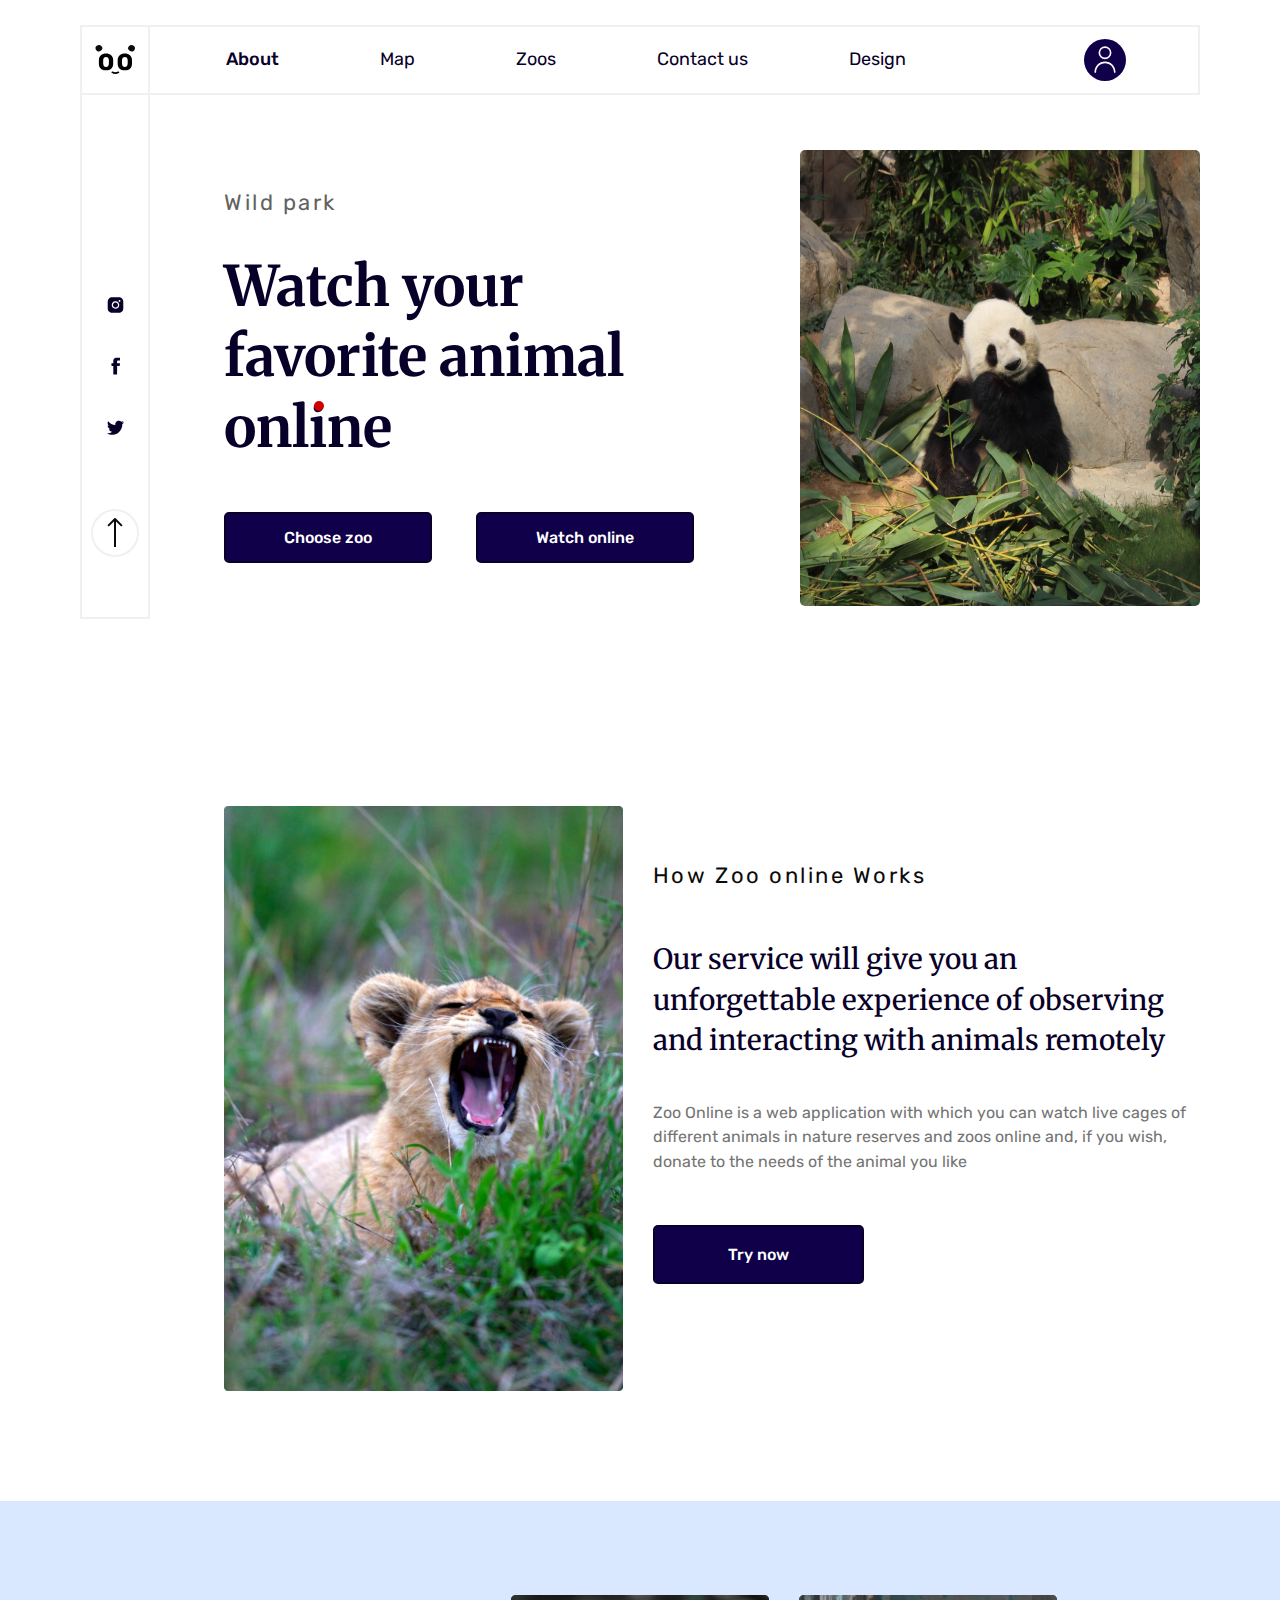
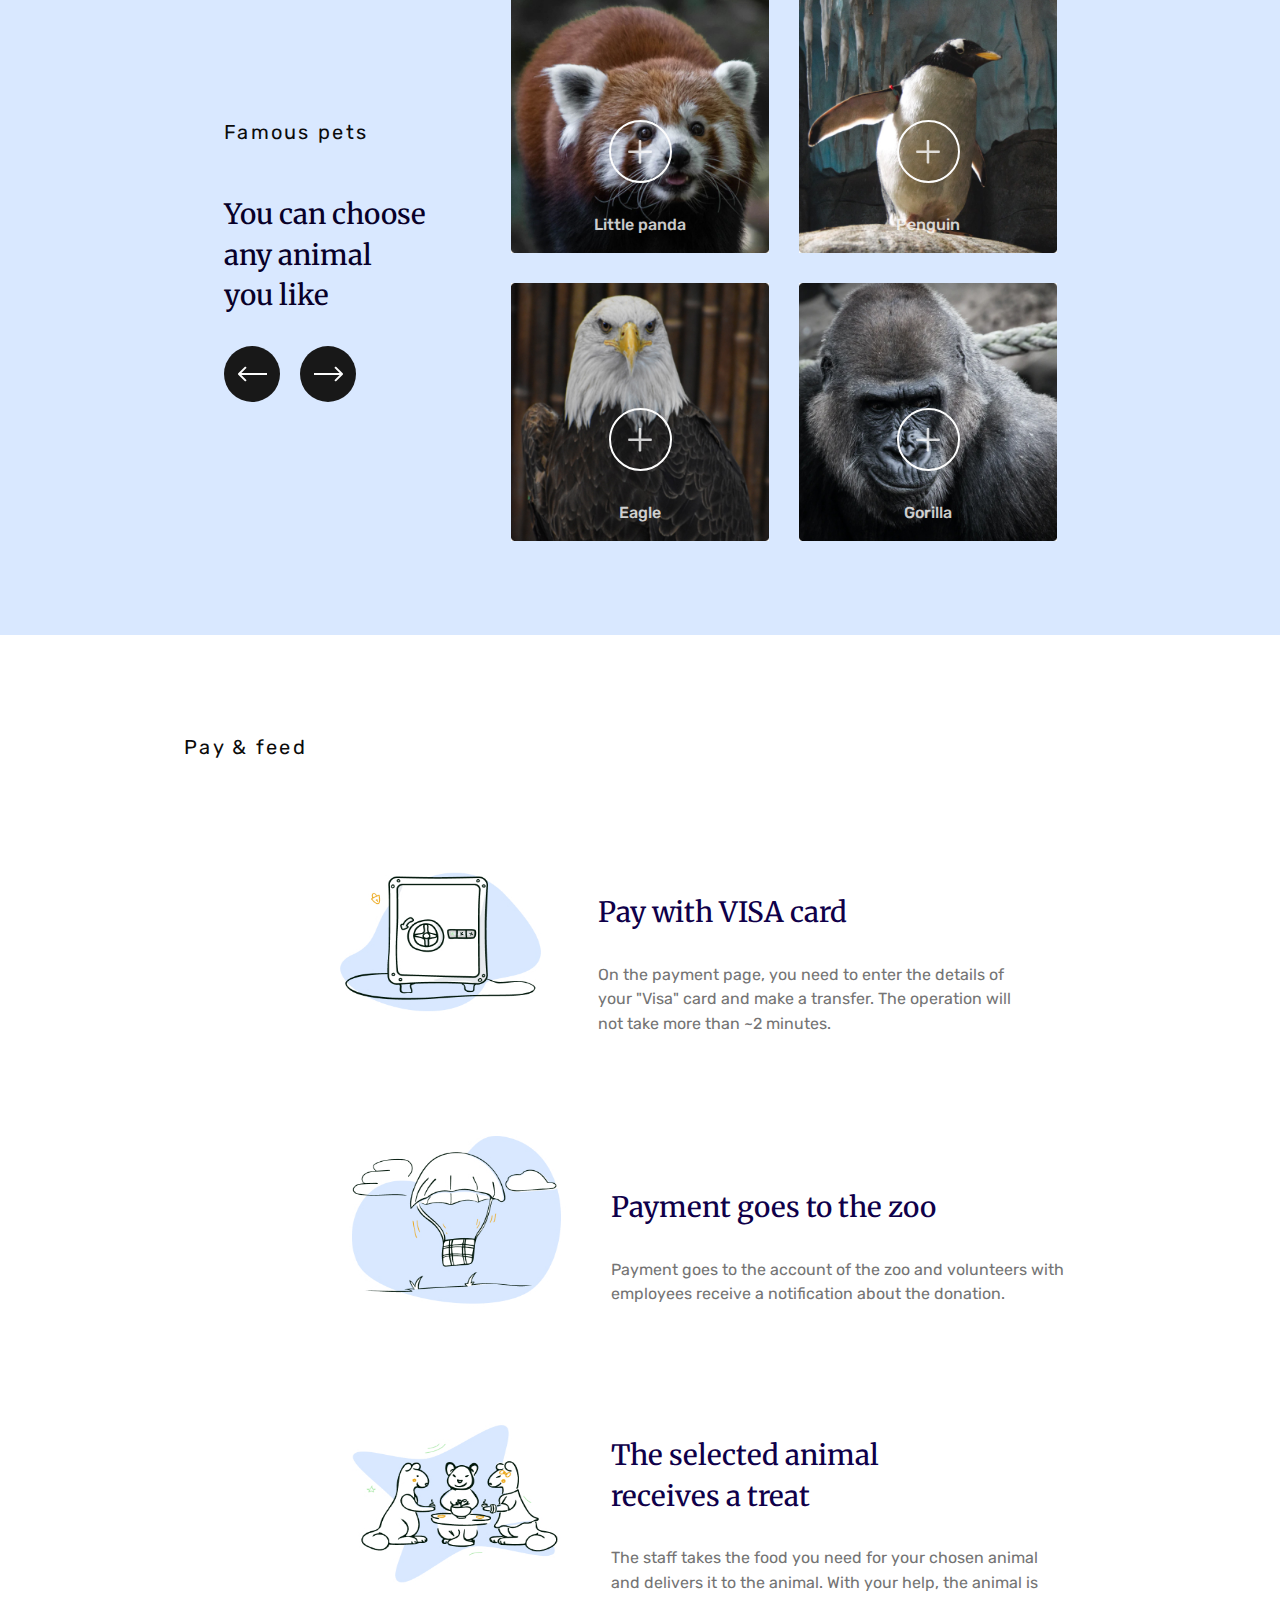
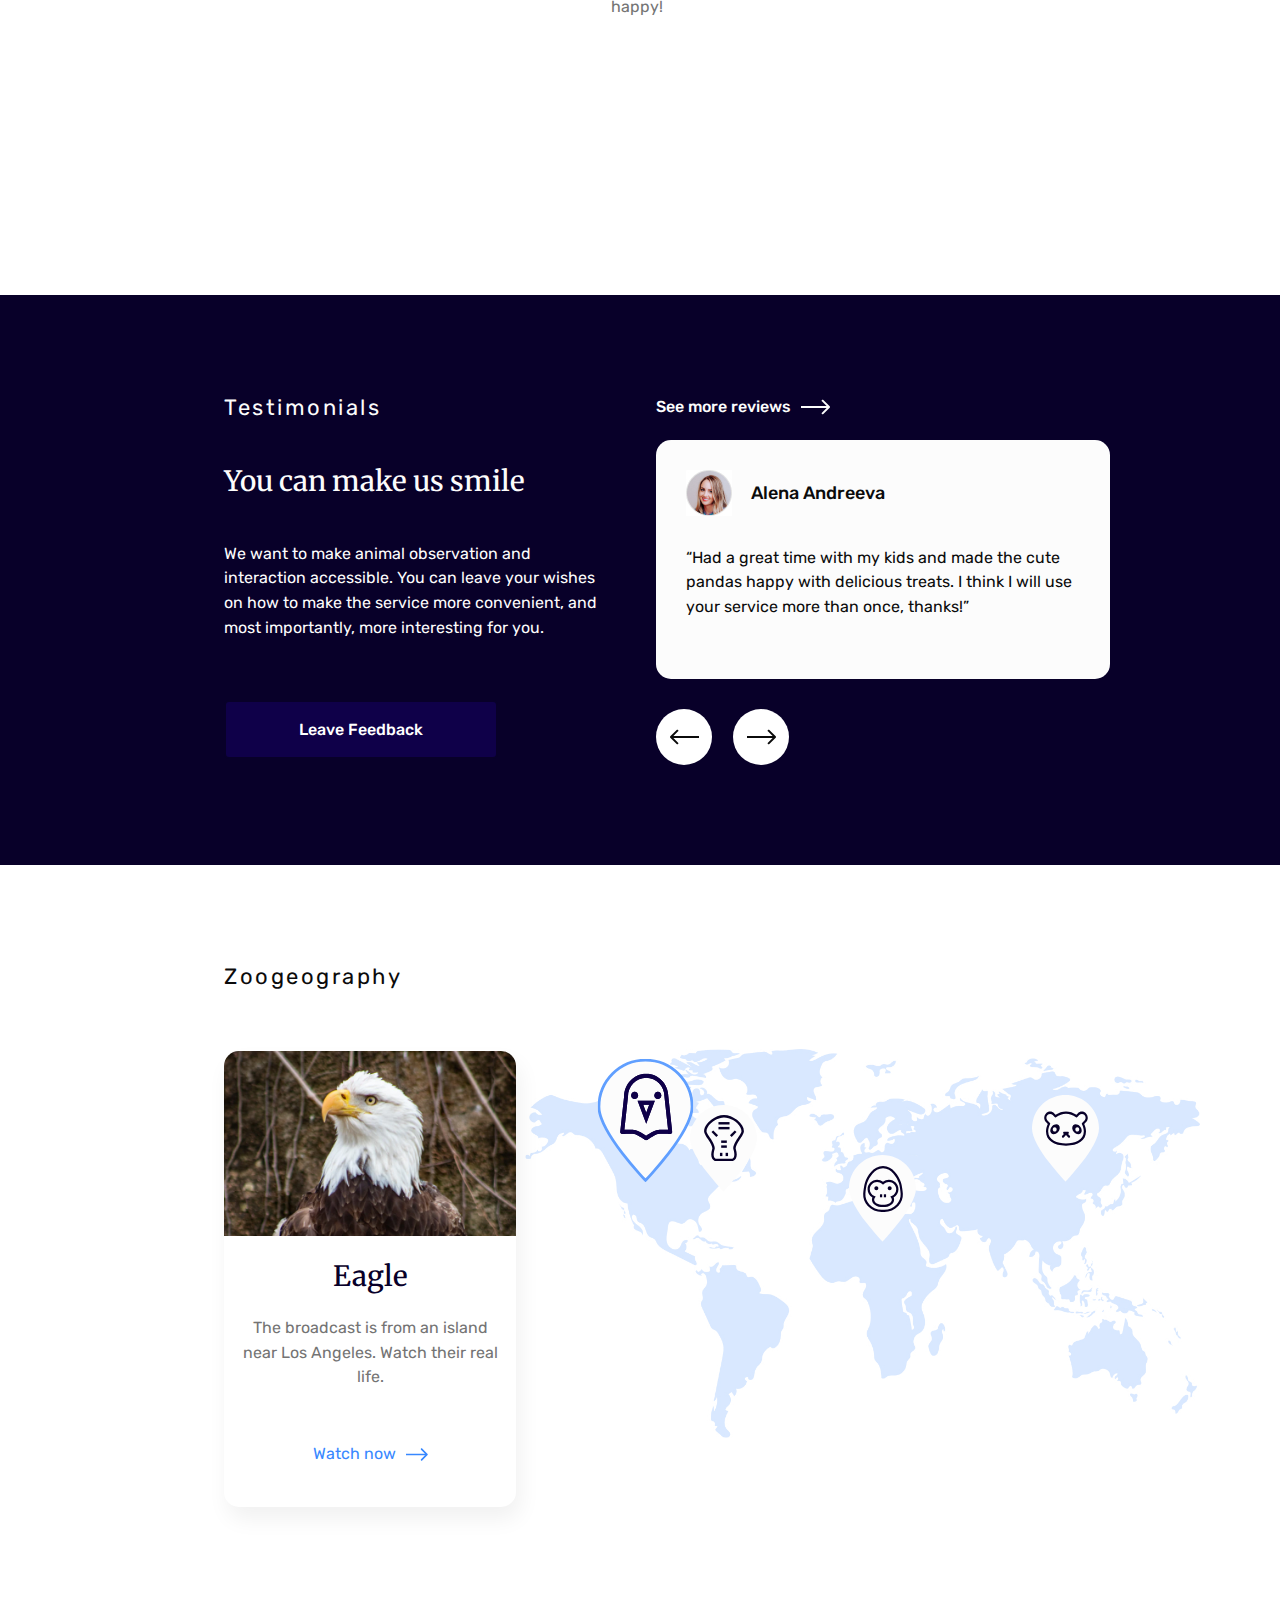
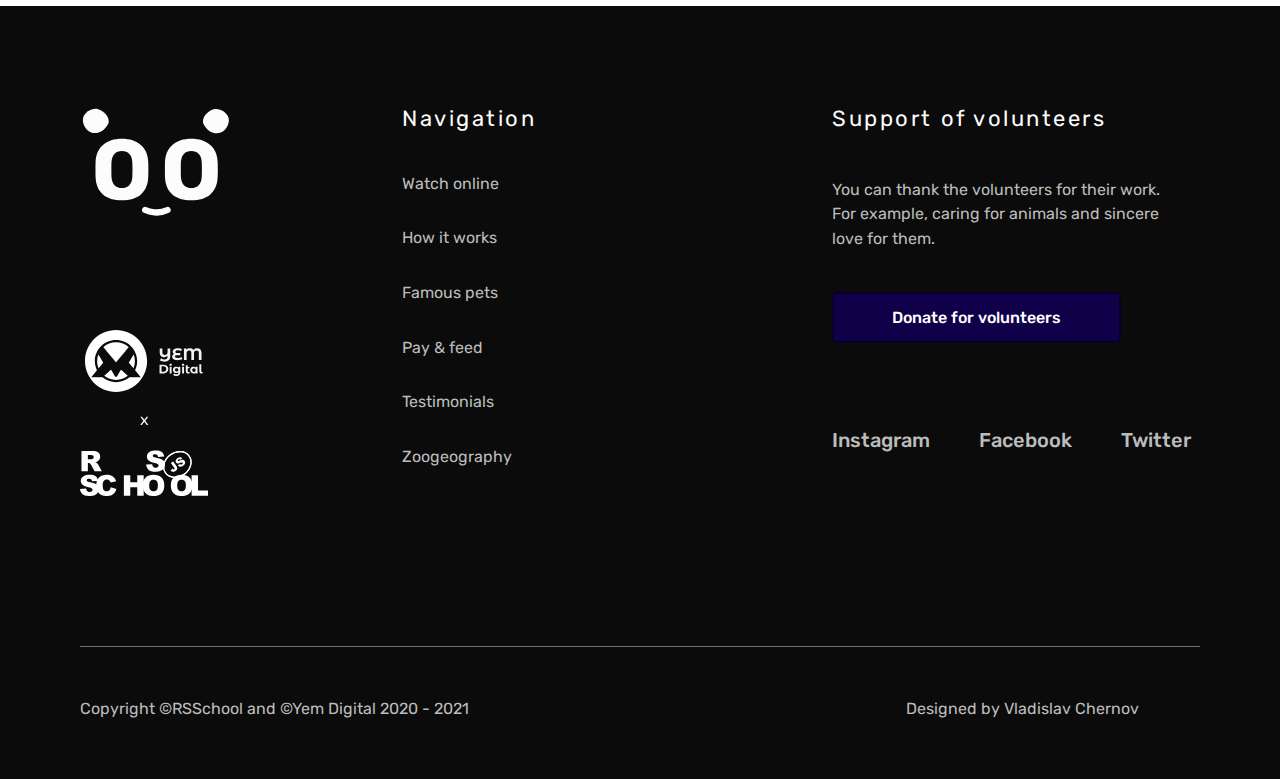
<file: pages/landing/index.html>
<!DOCTYPE html>
<html lang="en">
<head>
	<meta charset="UTF-8">
	<meta name="viewport" content="width=device-width, initial-scale=1">

	<title>Zoo Online Landing</title>

	<!-- Include Google Fonts -->
	<link rel="preconnect" href="https://fonts.gstatic.com">
	<link href="https://fonts.googleapis.com/css2?family=Merriweather:wght@700&family=Roboto:wght@400;500&family=Rubik:wght@300;400;500;700&display=swap" rel="stylesheet">

	<!-- Include stylesheet -->
	<link rel="stylesheet" href="../../style/normalize.css">
	<link rel="stylesheet" href="./style.css">
</head>
<body>
	<!--Header-->
	<header class="header">
		<div class="header__container centered-content-container">
			<nav class="header__nav">
				<a class="header__nav-item" href="../landing/index.html">About</a>
				<a class="header__nav-item" href="../zoos-map/zoos-map.html">Map</a>
				<a class="header__nav-item" href="../zoos/panda.html">Zoos</a>
				<a class="header__nav-item" href="../404/404.html">Contact us</a>
				<a class="header__nav-item" href="https://www.figma.com/file/74wXlorl9mZQP0uhqDg83j/Online-Zoo" target="_blank">Design</a>
				<a class="header__nav-item" href="#">Profile</a>
			</nav>

			<a class="header__profile-icon" href="#">
				<img class="header__profile-img" src="../../assets/icons/landing/profile.svg" alt="profile-icon">
			</a>

			<a class="header__menu-toggler" href="#">
				<img src="../../assets/icons/landing/menu-toggler.svg" alt="profile-icon">
			</a>
		</div>
	</header>

	<main class="content">
		<!--Sticky Sidebar-->
		<div class='content__aside-wrapper'>
			<div class='centered-content-container'>
				<div class="content__aside-tunnel">
					<aside class="sidebar">
						<a class="sidebar__logo" href="index.html">
							<img class="sidebar__logo-icon" src="../../assets/icons/landing/logo.svg" alt="logo">
						</a>

						<div class="sidebar__socials socials">
							<a class="socials__item" href="https://www.instagram.com/" target="_blank">
								<img class="socials__item-icon" src="../../assets/icons/landing/instagram.svg" alt="instagram-icon">
							</a>
							<a class="socials__item" href="https://web.facebook.com/" target="_blank">
								<img class="socials__item-icon" src="../../assets/icons/landing/facebook.svg" alt="facebook-icon">
							</a>
							<a class="socials__item" href="https://twitter.com/" target="_blank">
								<img class="socials__item-icon" src="../../assets/icons/landing/twitter.svg" alt="twitter-icon">
							</a>
						</div>

						<a class="sidebar__arrow-circle" href="">
							<img src="../../assets/icons/landing/arrow-black.svg" alt="arrow-icon">
						</a>
					</aside>
				</div>
			</div>
		</div>

		<!--Hero Section-->
		<section class="hero centered-content-container">
				<div id="watch" class="hero__block first-block">
					<div class="first-block__content">
						<h2 class="first-block__section-title section-title section-title--grey">Wild park</h2>

						<h1 class="first-block__-title main-title">Watch your favorite animal onl<i class="main-title__red-circle">i</i>ne</h1>

						<a class="first-block__btn btn" href="../zoos-map/zoos-map.html">Choose zoo</a>
						<a class="first-block__btn btn" href="../zoos/panda.html">Watch online</a>
					</div>

					<img class="first-block__img-item" src="../../assets/images/landing/hero-panda.jpg" alt="panda-img">
				</div>

				<div id="works" class="hero__block second-block">
					<img class="second-block__img-item" src="../../assets/images/landing/hero-lion.jpg" alt="lion-img">

					<div class="second-block__content">
						<h2 class="second-block__section-title section-title">How Zoo online Works</h2>

						<h3 class="second-block__subtitle subtitle">Our service will give you an unforgettable experience of observing and interacting with animals remotely</h3>

						<p class="second-block__text text">Zoo Online is a web application with which you can watch live cages of different animals in nature reserves and zoos online and, if you wish, donate to the needs of the animal you like</p>

						<a class="btn btn--size" href="../zoos/panda.html">Try now</a>
					</div>
				</div>
			</section>

		<!--Famous Pets Section-->
		<section id="pets" class="pets">
				<div class="centered-content-container">
					<div class="pets__container">
						<!--Famous pets content with slider buttons-->
						<div class="pets__content">
							<h2 class="pets__section-title section-title section-title--font-size">
								Famous pets
							</h2>

							<h3 class="pets__title subtitle">
								You can choose any animal <br>you like
							</h3>

							<div class="pets__arrows">
								<button class="pets__arrow-circle">
									<img class="pets__arrow-img" src="../../assets/icons/landing/arrow-white.svg" alt="arrow">
								</button>

								<button class="pets__arrow-circle">
									<img src="../../assets/icons/landing/arrow-white.svg" alt="arrow">
								</button>
							</div>
						</div>

						<!--Famous Pets slider-->
						<div class="pets__slider slider">
							<div class="slider__container">
								<!-- Little panda card-->
								<div class="slider__card">
									<div class="slider-card__content">
										<div class="slider-card__content-plus">
											<img class="slider-card__plus-icon" src="../../assets/icons/landing/card-plus-hover.svg" alt="plus">

											<!--Card description while hovering on card-->
											<span class="slider__card-description">Chine, East Asia</span>
										</div>

										<div class="slider-card__content-text">
											Little panda
										</div>

										<!--Card follow link while hovering on card-->
										<a href="" class="slider-card__follow-link">
											<span class="slider-card__follow-text">Follow</span>
											<img src="../../assets/icons/landing/arrow-white.svg" alt="follow arrow" class="slider-card__follow-arrow">
										</a>
									</div>

									<img class="slider-card__img" src="../../assets/images/landing/animal-card-1.jpg" alt="slider-img">

									<div class="background-blur"></div>
								</div>

								<!--Penguin card-->
								<div class="slider__card">
									<div class="slider-card__content">
										<div class="slider-card__content-plus">
											<img class="slider-card__plus-icon" src="../../assets/icons/landing/card-plus-hover.svg" alt="plus">

											<!--Card description while hovering on card-->
											<span class="slider__card-description">American state
												of Florida</span>
										</div>

										<div class="slider-card__content-text">
											Penguin
										</div>

										<!--Card follow link while hovering on card-->
										<a href="" class="slider-card__follow-link">
											<span class="slider-card__follow-text">Follow</span>
											<img src="../../assets/icons/landing/arrow-white.svg" alt="follow arrow" class="slider-card__follow-arrow">
										</a>
									</div>

									<img class="slider-card__img" src="../../assets/images/landing/animal-card-2.jpg" alt="slider-img">

									<div class="background-blur"></div>
								</div>

								<!--Squirrel card-->
								<div class="slider__card">
									<div class="slider-card__content">
										<div class="slider-card__content-plus">
											<img class="slider-card__plus-icon" src="../../assets/icons/landing/card-plus-hover.svg" alt="plus">

											<!--Card description while hovering on card-->
											<span class="slider__card-description">Russia, forests in the Orenburg region,</span>
										</div>

										<div class="slider-card__content-text">
											Squirrel
										</div>

										<!--Card follow link while hovering on card-->
										<a href="" class="slider-card__follow-link">
											<span class="slider-card__follow-text">Follow</span>
											<img src="../../assets/icons/landing/arrow-white.svg" alt="follow arrow" class="slider-card__follow-arrow">
										</a>
									</div>

									<img class="slider-card__img" src="../../assets/images/landing/animal-card-3.jpg" alt="slider-img">

									<div class="background-blur"></div>
								</div>

								<!--Tiger card-->
								<div class="slider__card">
									<div class="slider-card__content">
										<div class="slider-card__content-plus">
											<img class="slider-card__plus-icon" src="../../assets/icons/landing/card-plus-hover.svg" alt="plus">

											<!--Card description while hovering on card-->
											<span class="slider__card-description">Russia, Amur region</span>
										</div>

										<div class="slider-card__content-text">
											Tiger
										</div>

										<!--Card follow link while hovering on card-->
										<a href="" class="slider-card__follow-link">
											<span class="slider-card__follow-text">Follow</span>
											<img src="../../assets/icons/landing/arrow-white.svg" alt="follow arrow" class="slider-card__follow-arrow">
										</a>
									</div>

									<img class="slider-card__img" src="../../assets/images/landing/animal-card-5.jpg" alt="slider-img">

									<div class="background-blur"></div>
								</div>

								<!--Squirrel card-->
								<div class="slider__card">
									<div class="slider-card__content">
										<div class="slider-card__content-plus">
											<img class="slider-card__plus-icon" src="../../assets/icons/landing/card-plus-hover.svg" alt="plus">

											<!--Card description while hovering on card-->
											<span class="slider__card-description">Russia, forests in the Orenburg region,</span>
										</div>

										<div class="slider-card__content-text">
											Squirrel
										</div>

										<!--Card follow link while hovering on card-->
										<a href="" class="slider-card__follow-link">
											<span class="slider-card__follow-text">Follow</span>
											<img src="../../assets/icons/landing/arrow-white.svg" alt="follow arrow" class="slider-card__follow-arrow">
										</a>
									</div>

									<img class="slider-card__img" src="../../assets/images/landing/animal-card-3.jpg" alt="slider-img">

									<div class="background-blur"></div>
								</div>

								<!--Panda card-->
								<div class="slider__card">
									<div class="slider-card__content">
										<div class="slider-card__content-plus">
											<img class="slider-card__plus-icon" src="../../assets/icons/landing/card-plus-hover.svg" alt="plus">

											<!--Card description while hovering on card-->
											<span class="slider__card-description">Western central China</span>
										</div>

										<div class="slider-card__content-text">
											Panda
										</div>

										<!--Card follow link while hovering on card-->
										<a href="" class="slider-card__follow-link">
											<span class="slider-card__follow-text">Follow</span>
											<img src="../../assets/icons/landing/arrow-white.svg" alt="follow arrow" class="slider-card__follow-arrow">
										</a>
									</div>

									<img class="slider-card__img" src="../../assets/images/landing/animal-card-6.jpg" alt="slider-img">

									<div class="background-blur"></div>
								</div>

								<!--Eagle card-->
								<div class="slider__card">
									<div class="slider-card__content">
										<div class="slider-card__content-plus">
											<img class="slider-card__plus-icon" src="../../assets/icons/landing/card-plus-hover.svg" alt="plus">

											<!--Card description while hovering on card-->
											<span class="slider__card-description">North America, islands near Los Angeles</span>
										</div>

										<div class="slider-card__content-text">
											Eagle
										</div>

										<!--Card follow link while hovering on card-->
										<a href="" class="slider-card__follow-link">
											<span class="slider-card__follow-text">Follow</span>
											<img src="../../assets/icons/landing/arrow-white.svg" alt="follow arrow" class="slider-card__follow-arrow">
										</a>
									</div>

									<img class="slider-card__img" src="../../assets/images/landing/animal-card-7.jpg" alt="slider-img">

									<div class="background-blur"></div>
								</div>

								<!--Gorilla card-->
								<div class="slider__card">
									<div class="slider-card__content">
										<div class="slider-card__content-plus">
											<img class="slider-card__plus-icon" src="../../assets/icons/landing/card-plus-hover.svg" alt="plus">

											<!--Card description while hovering on card-->
											<span class="slider__card-description">Equatorial forests of western and central Africa</span>
										</div>

										<div class="slider-card__content-text">
											Gorilla
										</div>

										<!--Card follow link while hovering on card-->
										<a href="" class="slider-card__follow-link">
											<span class="slider-card__follow-text">Follow</span>
											<img src="../../assets/icons/landing/arrow-white.svg" alt="follow arrow" class="slider-card__follow-arrow">
										</a>
									</div>

									<img class="slider-card__img" src="../../assets/images/landing/animal-card-8.jpg" alt="slider-img">

									<div class="background-blur"></div>
								</div>

								<!--Alligator card-->
								<div class="slider__card">
									<div class="slider-card__content">
										<div class="slider-card__content-plus">
											<img class="slider-card__plus-icon" src="../../assets/icons/landing/card-plus-hover.svg" alt="plus">

											<!--Card description while hovering on card-->
											<span class="slider__card-description">American state of Florida</span>
										</div>

										<div class="slider-card__content-text">
											Alligator
										</div>

										<!--Card follow link while hovering on card-->
										<a href="" class="slider-card__follow-link">
											<span class="slider-card__follow-text">Follow</span>
											<img src="../../assets/icons/landing/arrow-white.svg" alt="follow arrow" class="slider-card__follow-arrow">
										</a>
									</div>

									<img class="slider-card__img" src="../../assets/images/landing/animal-card-9.jpg" alt="slider-img">

									<div class="background-blur"></div>
								</div>

								<!--Alligator card-->
								<div class="slider__card">
									<div class="slider-card__content">
										<div class="slider-card__content-plus">
											<img class="slider-card__plus-icon" src="../../assets/icons/landing/card-plus-hover.svg" alt="plus">

											<!--Card description while hovering on card-->
											<span class="slider__card-description">American state of Florida</span>
										</div>

										<div class="slider-card__content-text">
											Alligator
										</div>

										<!--Card follow link while hovering on card-->
										<a href="" class="slider-card__follow-link">
											<span class="slider-card__follow-text">Follow</span>
											<img src="../../assets/icons/landing/arrow-white.svg" alt="follow arrow" class="slider-card__follow-arrow">
										</a>
									</div>

									<img class="slider-card__img" src="../../assets/images/landing/animal-card-9.jpg" alt="slider-img">

									<div class="background-blur"></div>
								</div>
							</div>
						</div>
					</div>
				</div>
			</section>

		<!--Pay and feed block-->
		<section id="pay" class="pay-feed">
				<h2 class="pay-feed__section-title section-title section-title--font-size">
					Pay & feed
				</h2>

				<!--Pay and feed items-->
				<div class="pay-feed__items-container">
					<div class="pay-feed__item">
						<img class="pay-feed__img" src="../../assets/images/landing/security.jpg" alt="security-case">
						<div class="pay-feed__text-container">
							<h3 class="pay-feed__subtitle subtitle subtitle--blue">Pay with VISA card</h3>

							<p class="pay-feed__text text pay-feed__text--width">
								On the payment page, you need to enter the details of your "Visa" card and make a transfer. The operation will not take more than ~2 minutes.
							</p>
						</div>

						<img class="pay-feed__first-arrow" src="../../assets/images/landing/arrow-first.jpg" alt="">
					</div>

					<div class="pay-feed__item">
						<img class="pay-feed__img" src="../../assets/images/landing/delivery.jpg" alt="delivery-ball">
						<div class="pay-feed__text-container pay-feed__text-container--second-ptop">
							<h3 class="pay-feed__subtitle subtitle subtitle--blue">Payment goes to the zoo</h3>

							<p class="pay-feed__text text">
								Payment goes to the account of the zoo and volunteers with employees receive a notification about the donation.
							</p>
						</div>

						<img class="pay-feed__second-arrow" src="../../assets/images/landing/arrow-second.jpg" alt="">
					</div>

					<div class="pay-feed__item">
						<img class="pay-feed__img" src="../../assets/images/landing/animals.jpg" alt="animals-feed">
						<div class="pay-feed__text-container pay-feed__text-container--third-ptop">
							<h3 class="pay-feed__subtitle subtitle pay-feed__subtitle--max-width subtitle--blue">The selected animal receives a treat</h3>

							<p class="pay-feed__text text">
								The staff takes the food you need for your chosen animal and delivers it to the animal. With your help, the animal is happy!
							</p>
						</div>
					</div>
				</div>
			</section>

		<!--Testimonials block-->
		<section id="testimonials-section" class="testimonials">
				<div class="centered-content-container">
					<div class="testimonials__container">
						<div class="testimonials__text-container">
							<h2 class="testimonials__section-title section-title section-title--white">
								Testimonials
							</h2>

							<h3 class="testimonials__title subtitle subtitle--white">You can make us smile</h3>

							<p class="testimonials__text text text--white">
								We want to make animal observation and interaction accessible. You can leave your wishes on how to make the service more convenient, and most importantly, more interesting for you.
							</p>

							<button class="btn btn--border-white btn--size">
								Leave Feedback
							</button>
						</div>

						<div class="testimonials__review">
							<a href="" class="testimonials__review-more">
								<p class="testimonials__review-more-text text text--white">See more reviews</p>
								<img class="testimonials__review-arrow" src="../../assets/icons/landing/arrow-white.svg" alt="arrow">
							</a>

							<div class="testimonials__review-slider review-slider">
								<div class="review-slider__item">
									<div class="review-slider__item-avatar">
										<img src="../../assets/images/landing/review-avatar-1.jpg" alt="avatar">
										<p class="review-slider__item-name">
											Alena Andreeva
										</p>
									</div>

									<p class="review-slider__item-text">
										“Had a great time with my kids and made the cute pandas happy with delicious treats. I think I will use your service more than once, thanks!”
									</p>
								</div>

								<div class="review-slider__item">
									<div class="review-slider__item-avatar">
										<img src="../../assets/images/landing/review-avatar-2.jpg" alt="avatar">
										<p class="review-slider__item-name">
											Joe Brown
										</p>
									</div>

									<p class="review-slider__item-text">
										“Thank you for the cool service, I turn on broadcasts with animals while working in the background, it relaxes and cheers up”
									</p>
								</div>
							</div>

							<div class="testimonials__btn-container">
								<button class="testimonials__arrow-circle">
									<img class="testimonials__arrow-img" src="../../assets/icons/landing/arrow-black.svg" alt="arrow">
								</button>

								<button class="testimonials__arrow-circle">
									<img src="../../assets/icons/landing/arrow-black.svg" alt="arrow">
								</button>
							</div>
						</div>
					</div>
				</div>
			</section>

		<!--Zoogeography-->
		<div id="zoogeography" class="zoo-geography">
				<div class="centered-content-container">
					<div class="zoo-geography__container">
						<div class="zoo-geography__text">
							<h2 class="zoo-geography__subtitle section-title section-title--font-size">Zoogeography</h2>

							<div class="zoo-geography__block">
								<img class="zoo-geography__block-img" src="../../assets/images/landing/zoogeography_eagle.jpg" alt="eagle">
								<h3 class="zoo-geography__block-title subtitle">Eagle</h3>

								<p class="zoo-geography__block-text text">
									The broadcast is from an island near Los Angeles. Watch their real life.
								</p>

								<a href="../zoos/eagle.html" class="zoo-geography__block-watch">
									<p class="zoo-geography__watch-text text text--blue">Watch now</p>
									<img class="zoo-geography__block-arrow" src="../../assets/icons/landing/arrow-blue.svg" alt="arrow">
								</a>
							</div>
						</div>

						<div class="zoo-geography__map">
							<img class="zoo-geography__map-img" src="../../assets/images/landing/world-map.jpg" alt="world-map">

							<a class="zoo-geography__map-icon zoo-geography__map-icon--eagle">
								<object class="zoo-geography__market-box" type="image/svg+xml" data="../../assets/icons/landing/zoogeography_eagle-marker.svg" width="69" height="89">
									Your browser does not support SVG
								</object>
							</a>

							<a class="zoo-geography__map-icon">
								<object class="zoo-geography__market-box" type="image/svg+xml" data="../../assets/icons/landing/zoogeography_alligator-marker.svg" width="69" height="89">
									Your browser does not support SVG
								</object>
							</a>

							<a class="zoo-geography__map-icon">
								<object class="zoo-geography__market-box" type="image/svg+xml" data="../../assets/icons/landing/zoogeography_gorilla-marker.svg" width="69" height="89">
									Your browser does not support SVG
								</object>
							</a>

							<a class="zoo-geography__map-icon">
								<object class="zoo-geography__market-box" type="image/svg+xml" data="../../assets/icons/landing/zoogeography_panda-marker.svg" width="69" height="89">
									Your browser does not support SVG
								</object>
							</a>
						</div>
					</div>
				</div>
			</div>
	</main>

	<!--Footer-->
	<footer class="footer">
		<div class="centered-content-container">
			<section class="footer__section">
				<div class="footer__icons">
					<a href="index.html">
						<img class="footer__icons-logo" src="../../assets/icons/landing/logo-big.svg" alt="footer-logo">
					</a>

					<div class="footer__icons-container">
						<img class="footer__icons-item" src="../../assets/icons/landing/footer_yem_digital.svg" alt="rs-school-logo" title="Yem Digital">
						<img class="footer__icons-item" src="../../assets/icons/landing/footer_x.svg" alt="rs-school-logo">
						<img class="footer__icons-item" src="../../assets/icons/landing/footer_rs_school.svg" alt="rs-school-logo" title="Rolling Scopes School">
					</div>
				</div>

				<div class="footer__nav footer-nav">
					<h2 class="footer__nav-item section-title section-title--white">Navigation
					</h2>

					<a class="footer__nav-item" href="#watch">Watch online</a>

					<a class="footer__nav-item" href="#works">How it works</a>

					<a class="footer__nav-item" href="#pets">Famous pets</a>

					<a class="footer__nav-item" href="#pay">Pay & feed</a>

					<a class="footer__nav-item" href="#testimonials-section">Testimonials</a>

					<a class="footer__nav-item" href="#zoogeography">Zoogeography</a>
				</div>

				<div class="footer__support">
					<h2 class="footer__support-subtitle section-title section-title--white">Support of volunteers</h2>

					<p class="footer__support-text text text--whitegray">You can thank the volunteers for their work. For example, caring for animals and sincere love for them.</p>

					<a class="footer__support-btn btn btn--border-white" href="">Donate for volunteers</a>

					<div class="footer__socials">
						<a href="https://www.instagram.com/" target="_blank" class="footer__socials-item">Instagram</a>
						<a href="https://www.facebook.com/" target="_blank" class="footer__socials-item">Facebook</a>
						<a href="https://www.twitter.com/" target="_blank" class="footer__socials-item">Twitter</a>
					</div>
				</div>
			</section>

			<section class="footer__section">
				<p class="footer__copyright footer-text">
					Copyright ©RSSchool and ©Yem Digital 2020 - 2021
				</p>

				<p class="footer__designer footer-text">
					Designed by Vladislav Chernov
				</p>
			</section>
		</div>
	</footer>
</body>
</html>
</file>
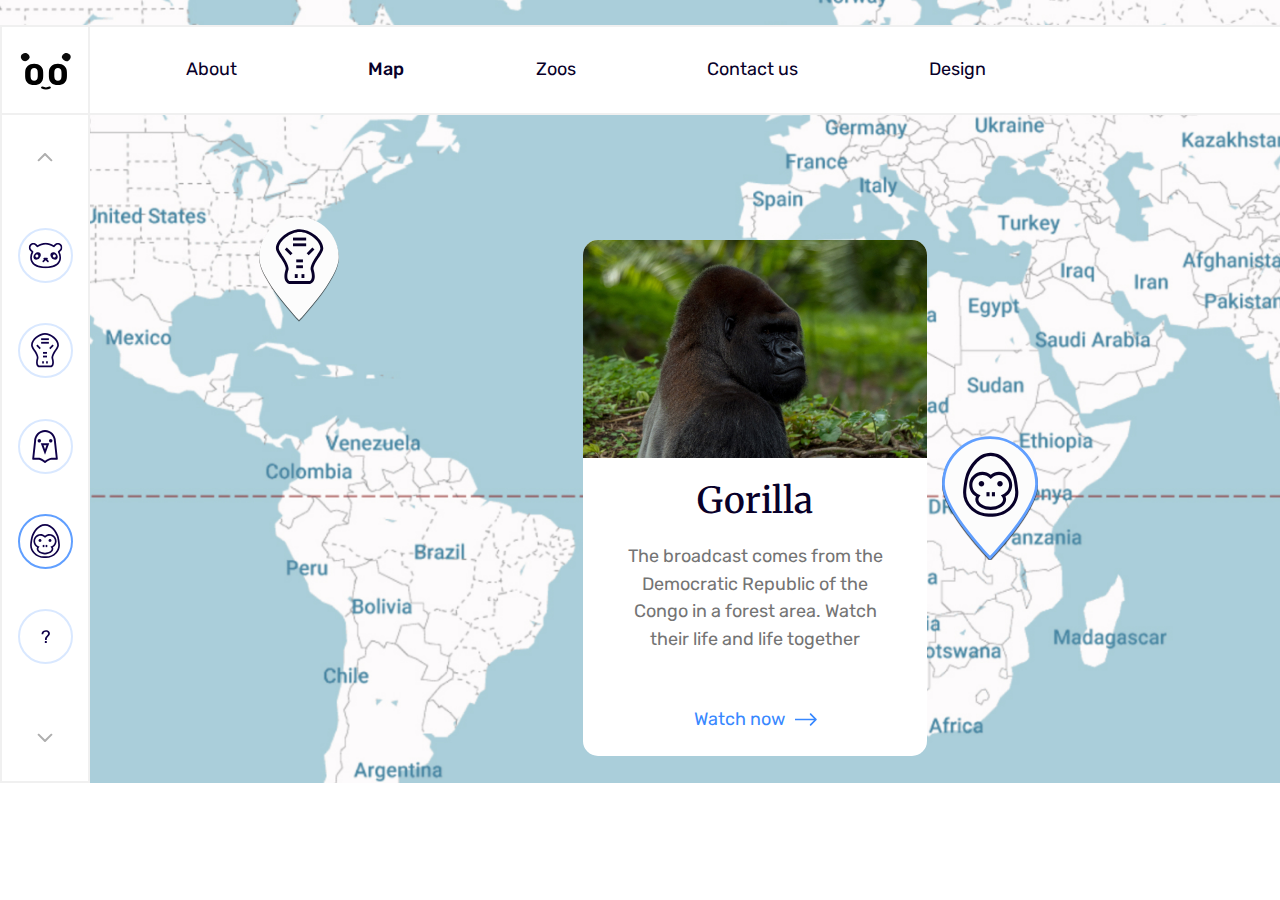
<file: pages/zoos-map/zoos-map.html>
<!DOCTYPE html>
<html lang="en">
<head>
   <meta charset="UTF-8">
   <meta name="viewport" content="width=device-width, initial-scale=1">

   <title>Zoo Online Landing</title>

   <!-- Include Google Fonts -->
   <link rel="preconnect" href="https://fonts.gstatic.com">
   <link href="https://fonts.googleapis.com/css2?family=Merriweather:wght@700&family=Roboto:wght@400;500&family=Rubik:wght@300;400;500;700&display=swap" rel="stylesheet">

   <!-- Include stylesheet -->
   <link rel="stylesheet" href="../../style/normalize.css">
   <link rel="stylesheet" href="./style.css">
</head>
<body>
   <!--Header-->
   <header class="header">
      <div class="header__container centered-content-container">
         <nav class="header__nav">
            <a class="header__nav-item" href="../landing/index.html">About</a>
            <a class="header__nav-item" href="../zoos-map/zoos-map.html">Map</a>
            <a class="header__nav-item" href="../zoos/panda.html">Zoos</a>
            <a class="header__nav-item" href="../404/404.html">Contact us</a>
            <a class="header__nav-item" href="https://www.figma.com/file/74wXlorl9mZQP0uhqDg83j/Online-Zoo" target="_blank">Design</a>
         </nav>

         <a class="header__profile-icon" href="#">
            <img src="../../assets/icons/landing/profile.svg" alt="profile-icon">
         </a>
      </div>
   </header>

   <!--Main content-->
   <main class="sticky-container centered-content-container">
      <!-- Fixed Sidebar -->
      <div class="sticky-container__sidebar">
         <aside class="sidebar">
            <a class="sidebar__logo" href="../landing/index.html">
               <img src="../../assets/icons/landing/logo.svg" alt="logo">
            </a>

            <a class="sidebar__arrow sidebar__arrow--border-top" href="">
               <img src="../../assets/icons/zoos-map/arrow.svg" alt="arrow-icon">
            </a>

            <div class="sidebar__animals animals">
               <a class="animals__item" href="#">
                  <img src="../../assets/icons/zoos-map/sidebar_panda.svg" alt="panda-icon">
               </a>

               <a class="animals__item" href="#">
                  <img src="../../assets/icons/zoos-map/sidebar_alligator.svg" alt="alligator-icon">
               </a>

               <a class="animals__item" href="#">
                  <img src="../../assets/icons/zoos-map/sidebar_eagle.svg" alt="eagle-icon">
               </a>

               <a class="animals__item" href="#">
                  <img src="../../assets/icons/zoos-map/sidebar_gorilla.svg" alt="gorilla icon">
               </a>

               <a class="animals__item" href="#">
                  <img src="../../assets/icons/zoos-map/sidebar_next-animal.svg" alt="instagram-icon">
               </a>
            </div>

            <a class="sidebar__arrow sidebar__arrow--rotate" href="">
               <img src="../../assets/icons/zoos-map/arrow.svg" alt="arrow-icon">
            </a>
         </aside>
      </div>

         <div>
            <div class="sticky-container__animal animal">
               <a href="#" class="animal__map-icon animal__map-icon--order-first animal--mg-right">
                  <object class="animal__market-box" type="image/svg+xml" data="../../assets/icons/zoos-map/map_alligator-marker.svg" width="82" height="106">
                     Your browser does not support SVG
                  </object>
               </a>

               <div id="eagle" class="animal__block">
                  <img src="../../assets/images/landing/zoogeography_eagle.jpg" alt="eagle">
                  <h3 class="animal__block-title subtitle">Eagle</h3>

                  <p class="animal__block-text text">
                     The broadcast is from an island near Los Angeles. Watch their real life.
                  </p>

                  <a href="" class="animal__block-watch">
                     <p class="animal__watch-text text text--blue">Watch now</p>
                     <img class="animal__block-arrow" src="../../assets/icons/landing/arrow-blue.svg" alt="arrow">
                  </a>
               </div>
            </div>

            <div class="sticky-container__animal animal">
               <a href="#" class="animal__map-icon animal--mg-left">
                  <object class="animal__market-box" type="image/svg+xml" data="../../assets/icons/zoos-map/map_gorilla-marker.svg" width="82" height="106">
                     Your browser does not support SVG
                  </object>
               </a>

               <div id="gorilla" class="animal__block animal__block--first-order">
                  <img src="../../assets/images/zoos-map/gorilla_img.jpg" alt="eagle">
                  <h3 class="animal__block-title subtitle">Gorilla</h3>

                  <p class="animal__block-text text">
                     The broadcast comes from the Democratic Republic of the Congo in a forest area. Watch their life and life together
                  </p>

                  <a href="" class="animal__block-watch">
                     <p class="animal__watch-text text text--blue">Watch now</p>
                     <img class="animal__block-arrow" src="../../assets/icons/landing/arrow-blue.svg" alt="arrow">
                  </a>
               </div>
            </div>

            <div class="sticky-container__animal animal">
               <a id="panda" href="#" class="animal__map-icon animal--mg-left">
                  <object class="animal__market-box" type="image/svg+xml" data="../../assets/icons/zoos-map/map_panda-marker.svg" width="82" height="106">
                     Your browser does not support SVG
                  </object>
               </a>

               <div id="eagle" class="animal__block animal__block--first-order">
                  <img src="../../assets/images/landing/zoogeography_eagle.jpg" alt="eagle">
                  <h3 class="animal__block-title subtitle">Eagle</h3>

                  <p class="animal__block-text text">
                     The broadcast is from an island near Los Angeles. Watch their real life.
                  </p>

                  <a href="" class="animal__block-watch">
                     <p class="animal__watch-text text text--blue">Watch now</p>
                     <img class="animal__block-arrow" src="../../assets/icons/landing/arrow-blue.svg" alt="arrow">
                  </a>
               </div>
            </div>
         </div>
   </main>
</body>
</html>
</file>
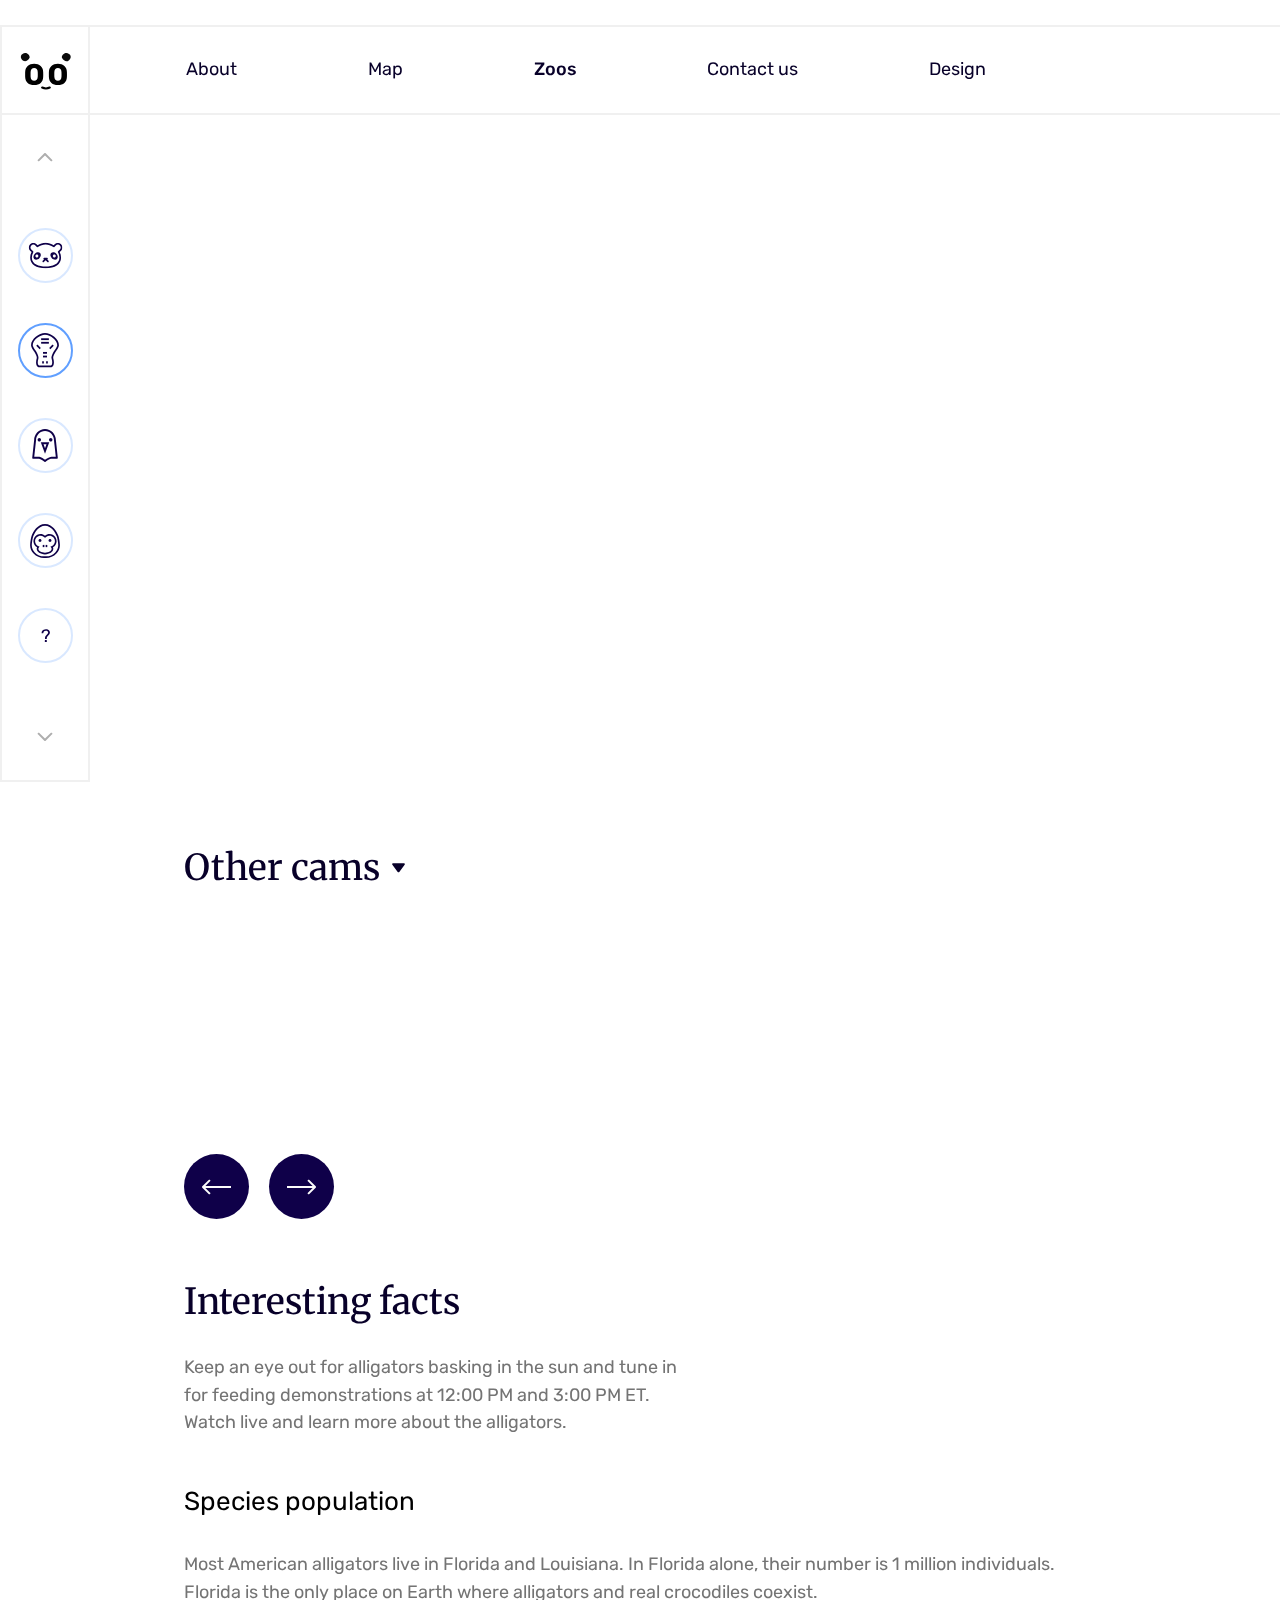
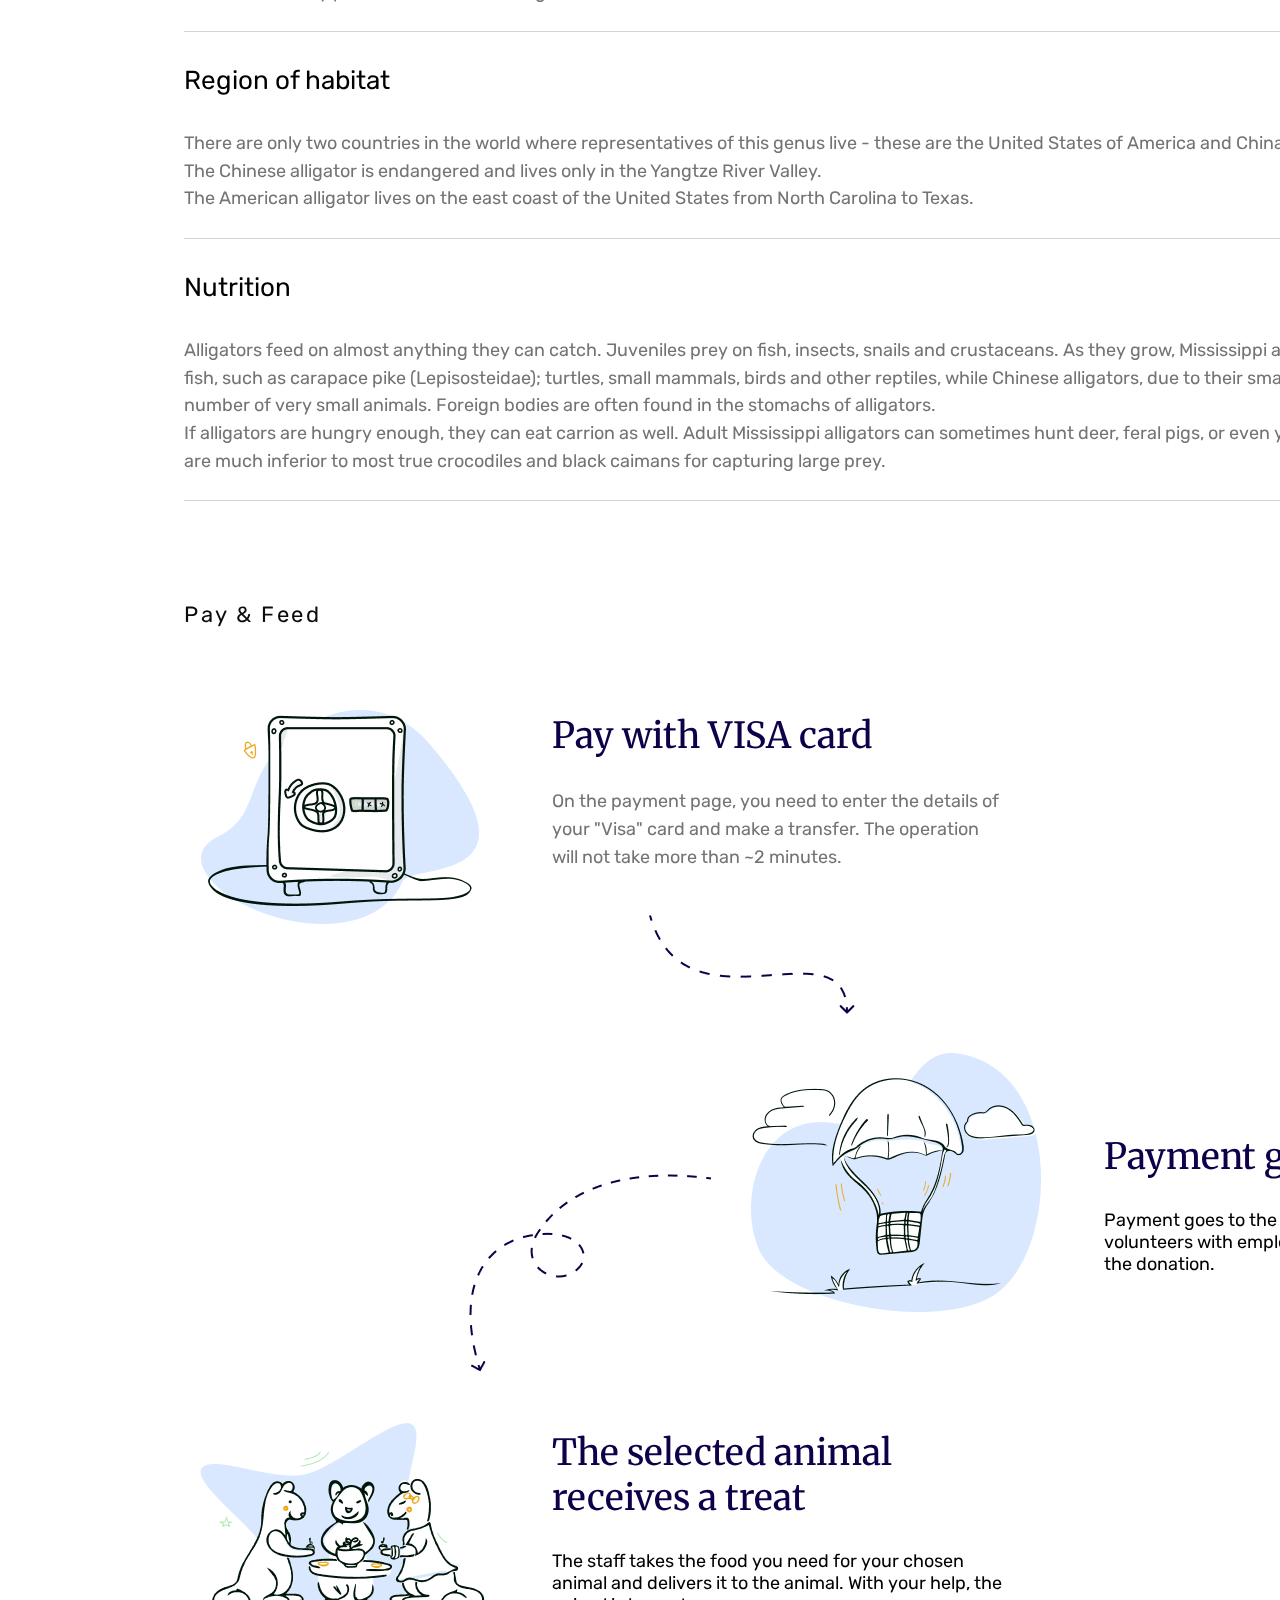
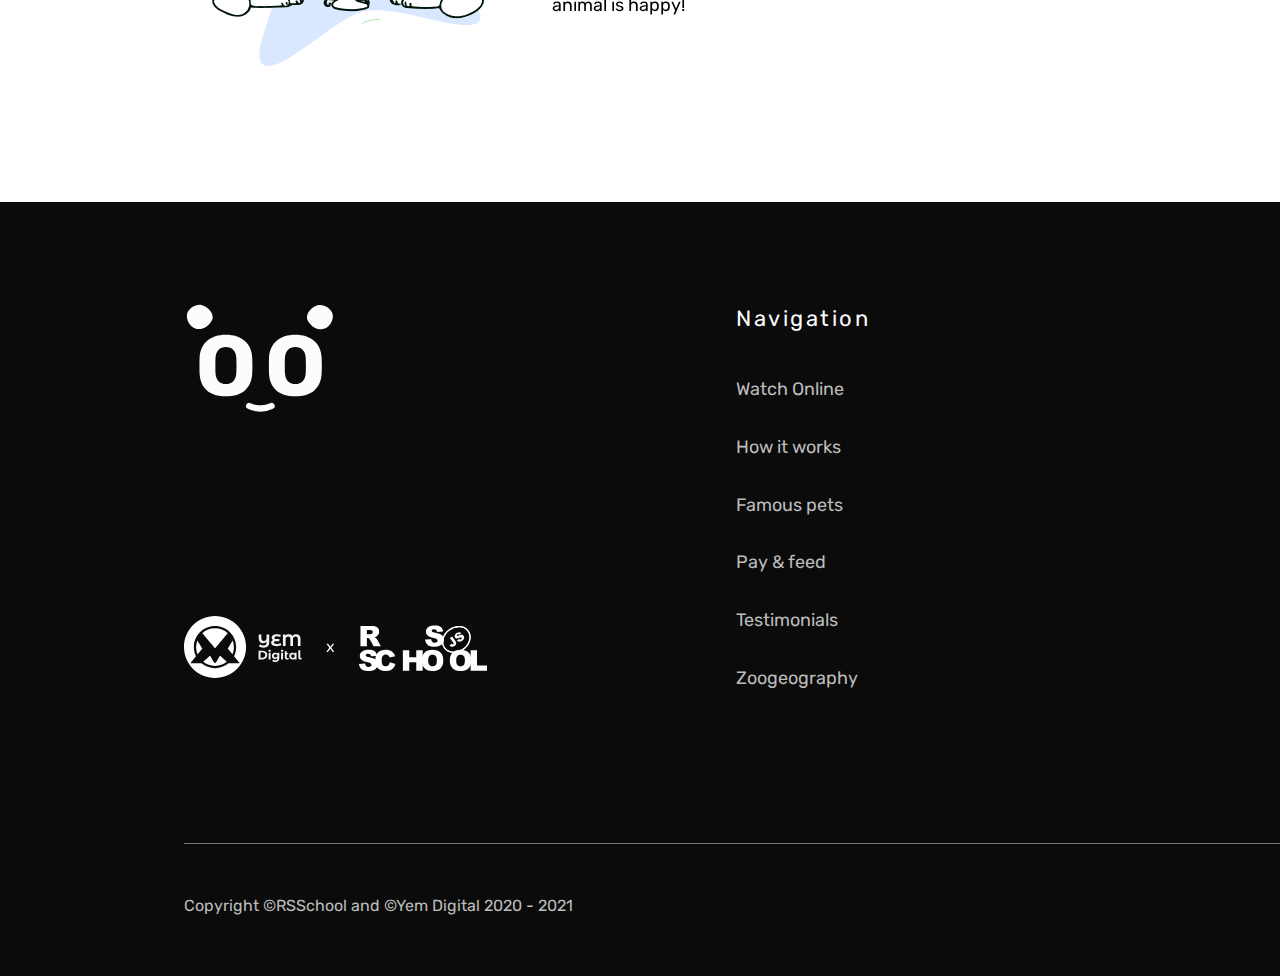
<file: pages/zoos/alligator.html>
<!DOCTYPE html>
<html lang="en">
<head>
   <meta charset="UTF-8">
   <meta name="viewport" content="width=device-width, initial-scale=1">

   <title>Zoo Online Landing</title>

   <!-- Include Google Fonts -->
   <link rel="preconnect" href="https://fonts.gstatic.com">
   <link href="https://fonts.googleapis.com/css2?family=Merriweather:wght@700&family=Roboto:wght@400;500&family=Rubik:wght@300;400;500;700&display=swap" rel="stylesheet">

   <!-- Include stylesheet -->
   <link rel="stylesheet" href="../../style/normalize.css">
   <link rel="stylesheet" href="alligator.css">
</head>
<body>
   <!--Header-->
   <header class="header">
   <div class="header__container centered-content-container">
      <nav class="header__nav">
         <a class="header__nav-item" href="../landing/index.html">About</a>
         <a class="header__nav-item" href="../zoos-map/zoos-map.html">Map</a>
         <a class="header__nav-item" href="../zoos/panda.html">Zoos</a>
         <a class="header__nav-item" href="../404/404.html">Contact us</a>
         <a class="header__nav-item" href="https://www.figma.com/file/74wXlorl9mZQP0uhqDg83j/Online-Zoo" target="_blank">Design</a>
      </nav>

      <a class="header__profile-icon" href="#">
         <img src="../../assets/icons/landing/profile.svg" alt="profile-icon">
      </a>
   </div>
</header>

   <!--Main content-->
   <main class="content">
      <!-- Fixed Sidebar -->
      <div class="content__sidebar centered-content-container">
         <aside class="content__sidebar-tonnel">
               <div class="sidebar">
                  <a class="sidebar__logo" href="../landing/index.html">
                     <img src="../../assets/icons/landing/logo.svg" alt="logo">
                  </a>

                  <a class="sidebar__arrow sidebar__arrow--border-top" href="">
                     <img src="../../assets/icons/zoos-map/arrow.svg" alt="arrow-icon">
                  </a>

                  <div class="sidebar__animals animals">
                     <a class="animals__item" href="panda.html">
                        <img src="../../assets/icons/zoos-map/sidebar_panda.svg" alt="panda-icon">
                     </a>

                     <a class="animals__item" href="alligator.html">
                        <img src="../../assets/icons/zoos-map/sidebar_alligator.svg" alt="alligator-icon">
                     </a>

                     <a class="animals__item" href="eagle.html">
                        <img src="../../assets/icons/zoos-map/sidebar_eagle.svg" alt="eagle-icon">
                     </a>

                     <a class="animals__item" href="gorilla.html">
                        <img src="../../assets/icons/zoos-map/sidebar_gorilla.svg" alt="gorilla icon">
                     </a>

                     <a class="animals__item" href="#">
                        <img src="../../assets/icons/zoos-map/sidebar_next-animal.svg" alt="instagram-icon">
                     </a>
                  </div>

                  <a class="sidebar__arrow sidebar__arrow--rotate" href="">
                     <img src="../../assets/icons/zoos-map/arrow.svg" alt="arrow-icon">
                  </a>
               </div>
            </aside>
      </div>

      <div class="content_block">
         <!--Translation section-->
         <div class="centered-content-container">
            <section class="translation">
               <iframe class="translation__video" width="1064" height="599" src="https://www.youtube.com/embed/EnxRJii_dp8" title="YouTube video player" frameborder="0" allow="accelerometer; autoplay; clipboard-write; encrypted-media; gyroscope; picture-in-picture" allowfullscreen></iframe>

               <div class="translation__description">
                  <div class="translation__author-blog">
                     <img class="translation__author-avatar" src="../../assets/images/zoos/alligator-avatar.jpg" alt="panda-avatar" width="70" height="70">

                     <div class="translation__author-container">
                        <p class="translation__author-name">
                           ST. Augustine alligator farm
                        </p>

                        <div class="translation__author-watchers">
                           <img class="translation__author-eye" alt="eye" src="../../assets/icons/zoos/eye_watchers.svg">
                           <span class="translation__author-subtext text">111 watching now</span>
                        </div>
                     </div>
                  </div>

                  <div class="translation__description-content">
                     <h4 class="translation__description-title">
                        You can donate to this animals for a wonderful lunch.
                     </h4>

                     <p class="translation__description-text text">
                        Alligators will receive a piece of meat or fresh fish. Animals will receive your gift in about 5-15 minutes
                     </p>

                     <a class="btn btn--blue">
                        Feed the alligator
                     </a>
                  </div>
               </div>
            </section>
         </div>

         <!--Other cams section-->
         <div class="centered-content-container">
            <section class="cams">
               <div class="cams__dropdown">
                  <h4 class="cams__title subtitle">Other cams</h4>

                  <img class="cams__arrow" src="../../assets/icons/zoos/cams_arrow.svg" alt="drop down arrow">
               </div>

               <div class="cams__carousel">
                  <div class="cams__carousel-item">
                     <iframe class="cams__carousel-item" width="328" height="184" src="https://www.youtube.com/embed/I-ovzUNno7g" title="YouTube video player" frameborder="0" allow="accelerometer; autoplay; clipboard-write; encrypted-media; gyroscope; picture-in-picture" allowfullscreen></iframe>

                     <div class="cams__carousel__blur blur">
                        <p class="blur__text">
                           112 viewers
                        </p>

                        <a href="" class="blur__link">
                           <span>Watch</span>
                           <img class="blur__link-arrow" src="../../assets/icons/zoos/arrow-white.svg">
                        </a>
                     </div>
                  </div>

                  <div class="cams__carousel-item">
                     <iframe class="cams__carousel-item" width="328" height="184" src="https://www.youtube.com/embed/ySRMDsJoIzM" title="YouTube video player" frameborder="0" allow="accelerometer; autoplay; clipboard-write; encrypted-media; gyroscope; picture-in-picture" allowfullscreen></iframe>

                     <div class="cams__carousel__blur blur">
                        <p class="blur__text">
                           112 viewers
                        </p>

                        <a href="" class="blur__link">
                           <span>Watch</span>
                           <img class="blur__link-arrow" src="../../assets/icons/zoos/arrow-white.svg">
                        </a>
                     </div>
                  </div>

                  <div class="cams__carousel-item">
                     <iframe class="cams__carousel-item" width="328" height="184" src="https://www.youtube.com/embed/Qf-IQyL7qPE" title="YouTube video player" frameborder="0" allow="accelerometer; autoplay; clipboard-write; encrypted-media; gyroscope; picture-in-picture" allowfullscreen></iframe>

                     <div class="cams__carousel__blur blur">
                        <p class="blur__text">
                           112 viewers
                        </p>

                        <a href="" class="blur__link">
                           <span>Watch</span>
                           <img class="blur__link-arrow" src="../../assets/icons/zoos/arrow-white.svg">
                        </a>
                     </div>
                  </div>

                  <div class="cams__carousel-item">
                     <iframe class="cams__carousel-item" width="328" height="184" src="https://www.youtube.com/embed/HQZ3-OD0ml0" title="YouTube video player" frameborder="0" allow="accelerometer; autoplay; clipboard-write; encrypted-media; gyroscope; picture-in-picture" allowfullscreen></iframe>

                     <div class="cams__carousel__blur blur">
                        <p class="blur__text">
                           112 viewers
                        </p>

                        <a href="" class="blur__link">
                           <span>Watch</span>
                           <img class="blur__link-arrow" src="../../assets/icons/zoos/arrow-white.svg">
                        </a>
                     </div>
                  </div>
               </div>

               <div class="cams__arrows">
                  <button class="cams__arrow-circle">
                     <img class="cams__arrow-img" src="../../assets/icons/zoos/arrow-white.svg" alt="arrow">
                  </button>

                  <button class="cams__arrow-circle">
                     <img src="../../assets/icons/zoos/arrow-white.svg" alt="arrow">
                  </button>
               </div>
            </section>
         </div>

         <!--Interesting facts section-->
         <div class="centered-content-container">
            <section class="interesting-facts">
               <h3 class="interesting-facts__subtitle subtitle">
                  Interesting facts
               </h3>

               <div class="interesting-facts__description text">
                  Keep an eye out for alligators basking in the sun and tune in for feeding demonstrations at 12:00 PM and 3:00 PM ET. Watch live and learn more about the alligators.
               </div>

               <div class="interesting-facts__info-container">
                  <div class="interesting-facts__row">
                     <div class="interesting-facts__row-dropdown">
                        <h5 class="interesting-facts__title">
                           Species population
                        </h5>

                        <span class="interesting-facts__dropdown"></span>
                     </div>

                     <div class="interesting-facts__info">
                        <p class="interesting-facts__info-text text">
                           Most American alligators live in Florida and Louisiana. In Florida alone, their number is 1 million individuals.<br>
                           Florida is the only place on Earth where alligators and real crocodiles coexist.
                        </p>
                     </div>
                  </div>

                  <div class="interesting-facts__row">
                     <div class="interesting-facts__row-dropdown">
                        <h5 class="interesting-facts__title">
                           Region of habitat
                        </h5>

                        <span class="interesting-facts__dropdown"></span>
                     </div>

                     <div class="interesting-facts__info">
                        <p class="interesting-facts__info-text text">
                           There are only two countries in the world where representatives of this genus live - these are the United States of America and China.<br>
                           The Chinese alligator is endangered and lives only in the Yangtze River Valley.<br>
                           The American alligator lives on the east coast of the United States from North Carolina to Texas.
                        </p>
                     </div>
                  </div>

                  <div class="interesting-facts__row">
                     <div class="interesting-facts__row-dropdown">
                        <h5 class="interesting-facts__title">
                           Nutrition
                        </h5>

                        <span class="interesting-facts__dropdown"></span>
                     </div>

                     <div id="i" class="interesting-facts__info">
                        <p class="interesting-facts__info-text text">
                           Alligators feed on almost anything they can catch. Juveniles prey on fish, insects, snails and crustaceans. As they grow, Mississippi alligators choose larger prey: large fish, such as carapace pike (Lepisosteidae); turtles, small mammals, birds and other reptiles, while Chinese alligators, due to their small size, still consume a large number of very small animals. Foreign bodies are often found in the stomachs of alligators.<br>
                           If alligators are hungry enough, they can eat carrion as well. Adult Mississippi alligators can sometimes hunt deer, feral pigs, or even younger alligators, although they are much inferior to most true crocodiles and black caimans for capturing large prey.
                        </p>
                     </div>
                  </div>
               </div>
            </section>
         </div>

         <!--Pay and feed block-->
         <div class="centered-content-container">
            <section class="pay-feed">
               <h2 class="pay-feed__section-title section-title">
                  Pay & Feed
               </h2>

               <!--Pay and feed items-->
               <div>
                  <div class="pay-feed__item">
                     <img class="pay-feed__img" src="../../assets/images/landing/security.jpg" alt="security-case">
                     <div class="pay-feed__text-container">
                        <h3 class="pay-feed__subtitle subtitle subtitle--blue">Pay with VISA card</h3>

                        <p class="pay-feed__text text">
                           On the payment page, you need to enter the details of your "Visa" card and make a transfer. The operation will not take more than ~2 minutes.
                        </p>
                     </div>

                     <img class="pay-feed__first-arrow" src="../../assets/images/landing/arrow-first.jpg" alt="">
                  </div>

                  <div class="pay-feed__item">
                     <img class="pay-feed__img" src="../../assets/images/landing/delivery.jpg" alt="delivery-ball">
                     <div class="pay-feed__text-container pay-feed__text-container--second-ptop">
                        <h3 class="pay-feed__subtitle subtitle subtitle--blue">Payment goes to the zoo</h3>

                        <p class="pay-feed__text">
                           Payment goes to the account of the zoo and volunteers with employees receive a notification about the donation.
                        </p>
                     </div>

                     <img class="pay-feed__second-arrow" src="../../assets/images/landing/arrow-second.jpg" alt="">
                  </div>

                  <div class="pay-feed__item">
                     <img class="pay-feed__img" src="../../assets/images/landing/animals.jpg" alt="animals-feed">
                     <div class="pay-feed__text-container pay-feed__text-container--third-ptop">
                        <h3 class="pay-feed__subtitle subtitle subtitle--blue">The selected animal receives a treat</h3>

                        <p class="pay-feed__text ">
                           The staff takes the food you need for your chosen animal and delivers it to the animal. With your help, the animal is happy!
                        </p>
                     </div>
                  </div>
               </div>
            </section>
         </div>
      </div>
   </main>

   <!--Footer-->
   <footer class="footer">
      <div class="centered-content-container">
         <section class="footer__section">
            <div class="footer__icons">
               <a href="../landing/index.html">
                  <img src="../../assets/icons/landing/logo-big.svg" alt="footer-logo">
               </a>

               <div class="footer__icons-container">
                  <img class="footer__icons-item" src="../../assets/icons/landing/footer_yem_digital.svg" alt="rs-school-logo" title="Yem Digital">
                  <img class="footer__icons-item" src="../../assets/icons/landing/footer_x.svg" alt="rs-school-logo">
                  <img class="footer__icons-item" src="../../assets/icons/landing/footer_rs_school.svg" alt="rs-school-logo" title="Rolling Scopes School">
               </div>
            </div>

            <div class="footer__nav footer-nav">
               <h2 class="footer__nav-item section-title section-title--white">Navigation
               </h2>

               <a class="footer__nav-item" href="../landing/index.html#watch">Watch Online</a>

               <a class="footer__nav-item" href="../landing/index.html#works">How it works</a>

               <a class="footer__nav-item" href="../landing/index.html#pets">Famous pets</a>

               <a class="footer__nav-item" href="../landing/index.html#pay">Pay & feed</a>

               <a class="footer__nav-item" href="../landing/index.html#testimonials-section">Testimonials</a>

               <a class="footer__nav-item" href="../landing/index.html#zoogeography">Zoogeography</a>
            </div>

            <div class="footer__support">
               <h2 class="footer__support-subtitle section-title section-title--white">Support of volunteers</h2>

               <p class="footer__support-text text text--whitegray">You can thank the volunteers for their work. For example, caring for animals and sincere love for them.</p>

               <a class="footer__support-btn btn btn--border-white" href="">Donate for volunteers</a>

               <div class="footer__socials">
                  <a href="https://www.instagram.com/" target="_blank" class="footer__socials-item">Instagram</a>
                  <a href="https://www.facebook.com/" target="_blank" class="footer__socials-item">Facebook</a>
                  <a href="https://www.twitter.com/" target="_blank" class="footer__socials-item">Twitter</a>
               </div>
            </div>
         </section>

         <section class="footer__section">
            <p class="footer__copyright footer-text">
               Copyright ©RSSchool and ©Yem Digital 2020 - 2021
            </p>

            <p class="footer__designer footer-text">
               Designed by Vladislav Chernov
            </p>
         </section>
      </div>
   </footer>
</body>
</html>
</file>
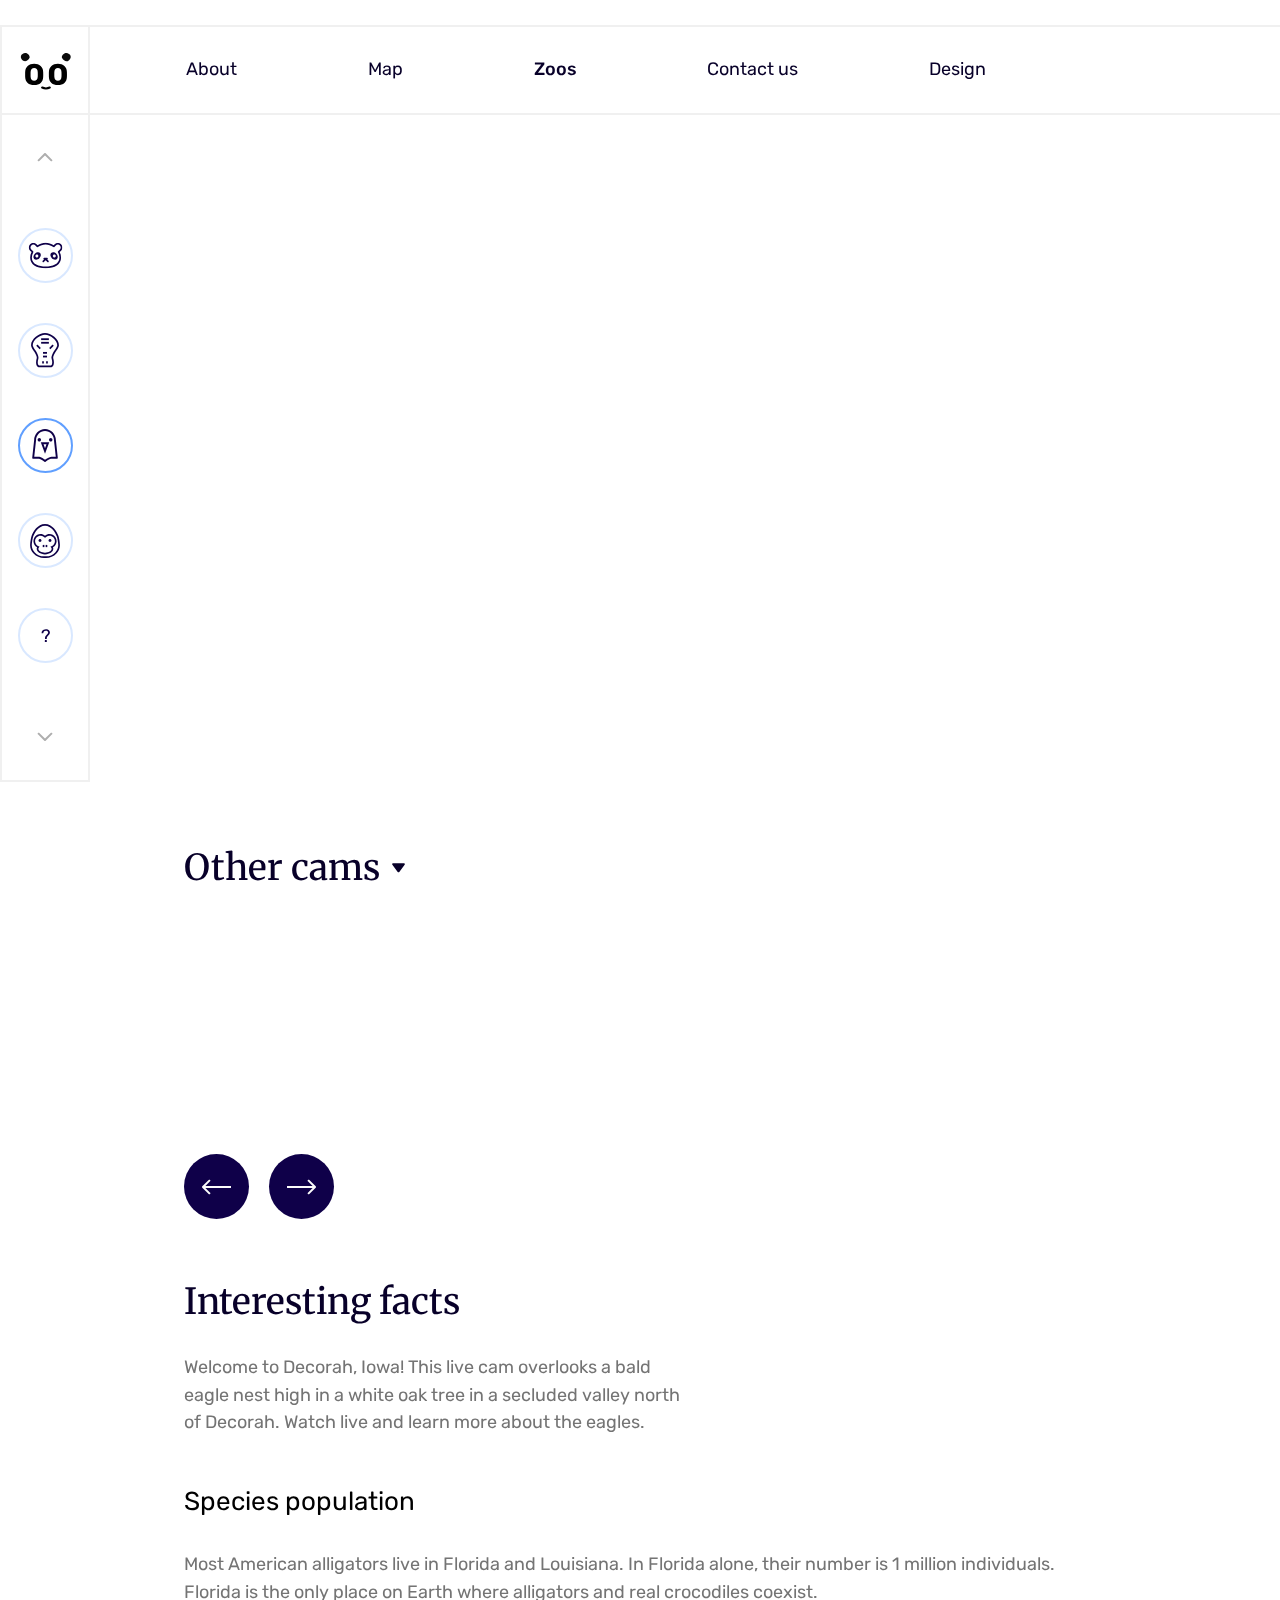
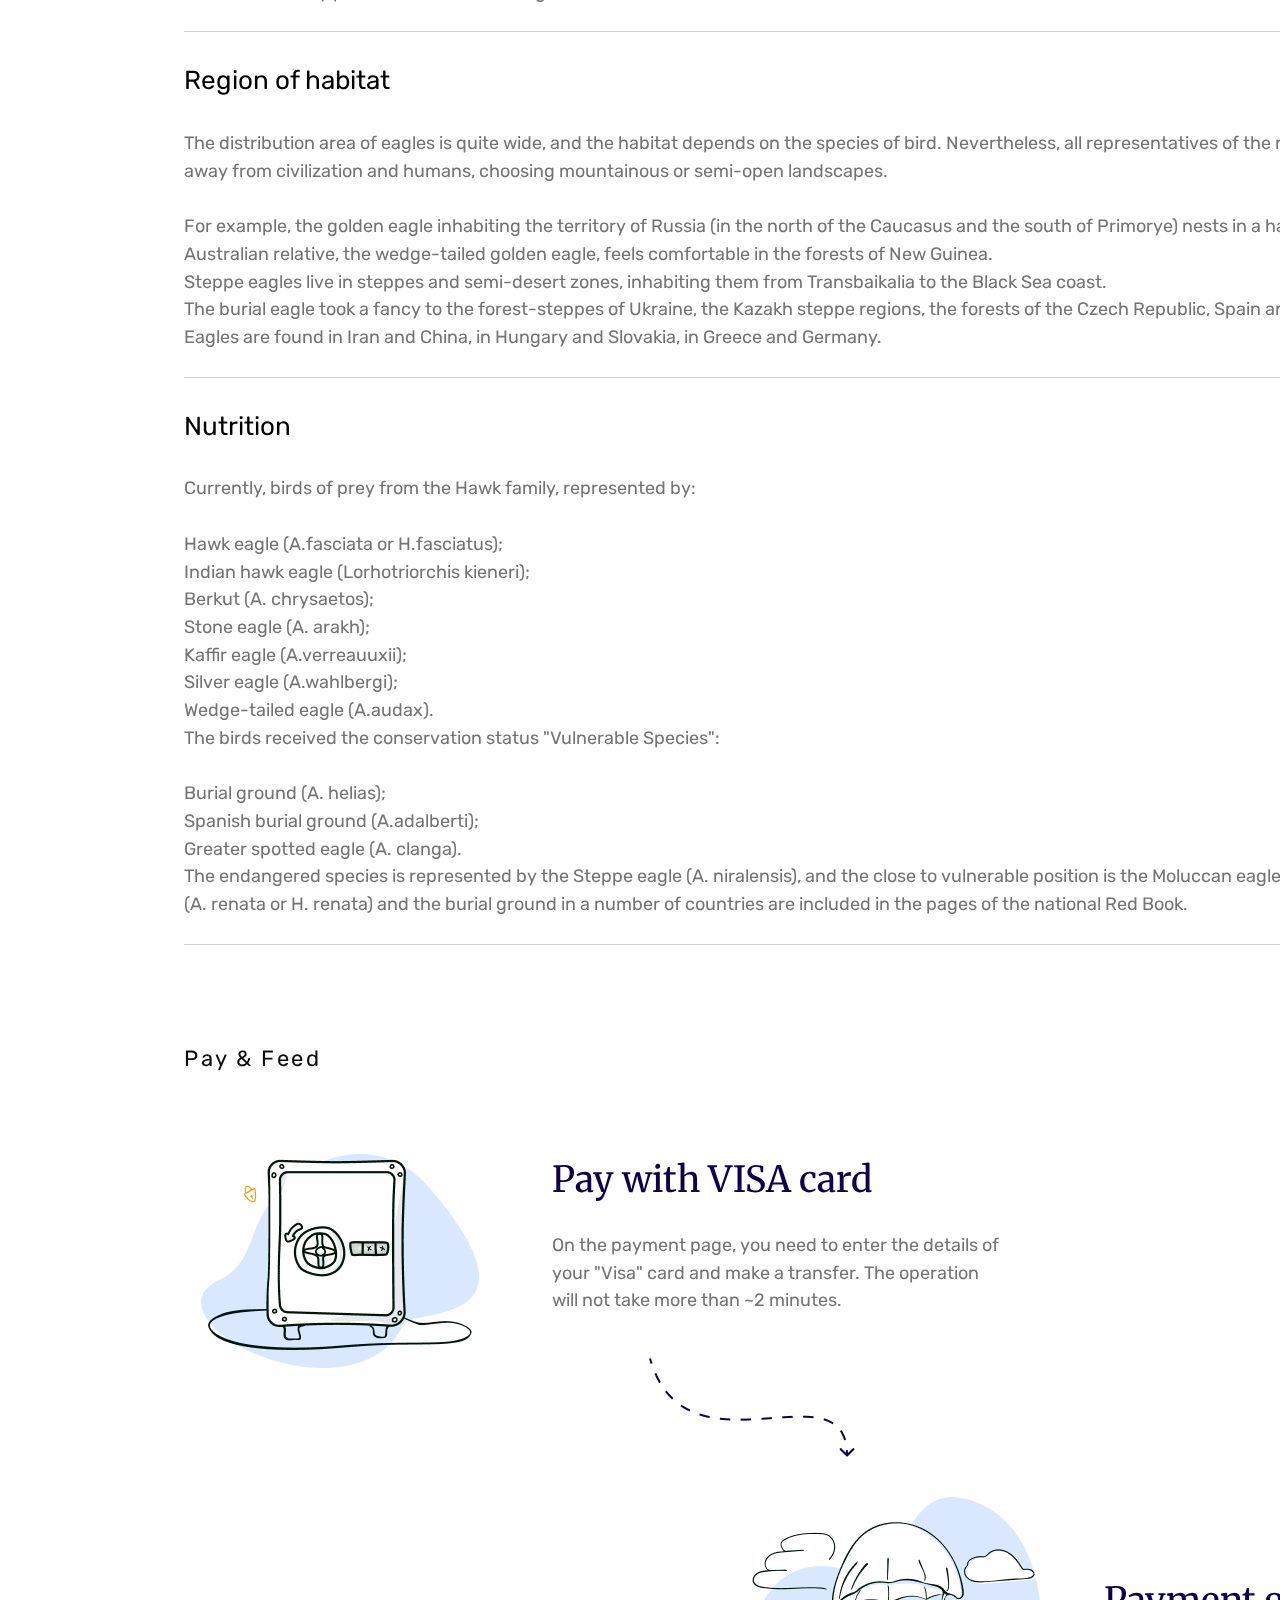
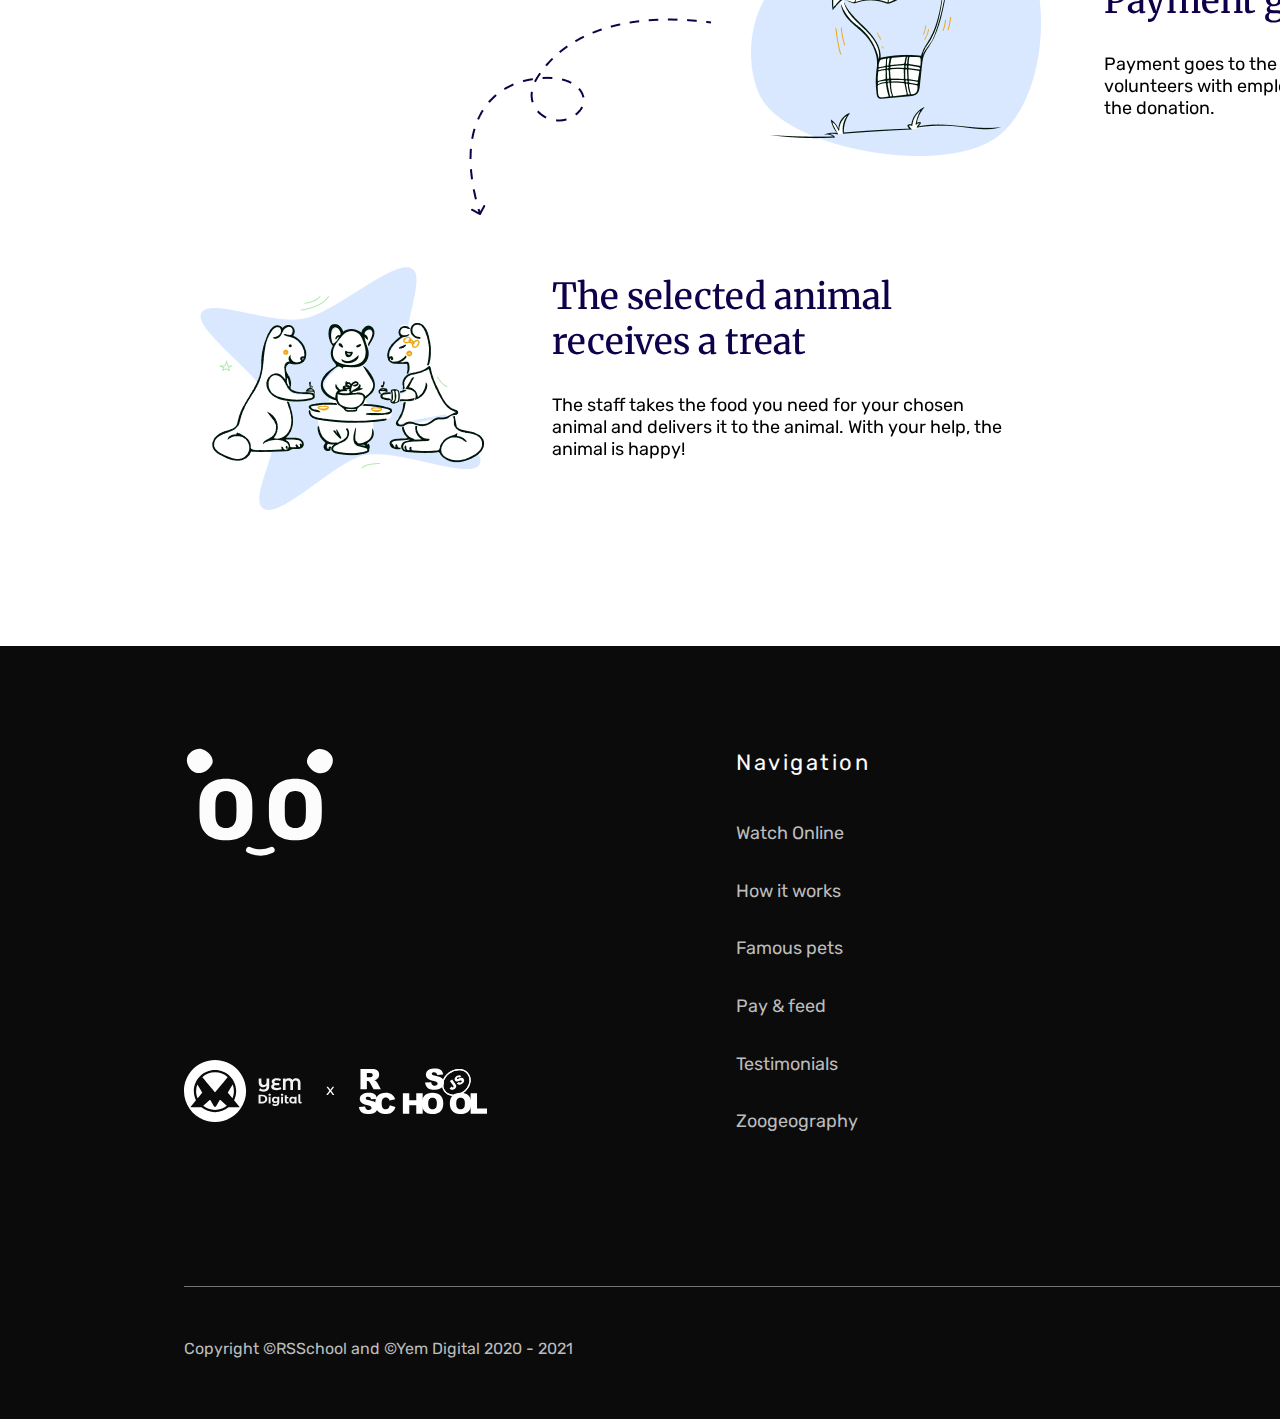
<file: pages/zoos/eagle.html>
<!DOCTYPE html>
<html lang="en">
<head>
   <meta charset="UTF-8">
   <meta name="viewport" content="width=device-width, initial-scale=1">

   <title>Zoo Online Landing</title>

   <!-- Include Google Fonts -->
   <link rel="preconnect" href="https://fonts.gstatic.com">
   <link href="https://fonts.googleapis.com/css2?family=Merriweather:wght@700&family=Roboto:wght@400;500&family=Rubik:wght@300;400;500;700&display=swap" rel="stylesheet">

   <!-- Include stylesheet -->
   <link rel="stylesheet" href="../../style/normalize.css">
   <link rel="stylesheet" href="eagle.css">
</head>
<body>
   <!--Header-->
   <header class="header">
   <div class="header__container centered-content-container">
      <nav class="header__nav">
         <a class="header__nav-item" href="../landing/index.html">About</a>
         <a class="header__nav-item" href="../zoos-map/zoos-map.html">Map</a>
         <a class="header__nav-item" href="../zoos/panda.html">Zoos</a>
         <a class="header__nav-item" href="../404/404.html">Contact us</a>
         <a class="header__nav-item" href="https://www.figma.com/file/74wXlorl9mZQP0uhqDg83j/Online-Zoo" target="_blank">Design</a>
      </nav>

      <a class="header__profile-icon" href="#">
         <img src="../../assets/icons/landing/profile.svg" alt="profile-icon">
      </a>
   </div>
</header>

   <!--Main content-->
   <main class="content">
      <!-- Fixed Sidebar -->
      <div class="content__sidebar centered-content-container">
         <aside class="content__sidebar-tonnel">
               <div class="sidebar">
                  <a class="sidebar__logo" href="../landing/index.html">
                     <img src="../../assets/icons/landing/logo.svg" alt="logo">
                  </a>

                  <a class="sidebar__arrow sidebar__arrow--border-top" href="">
                     <img src="../../assets/icons/zoos-map/arrow.svg" alt="arrow-icon">
                  </a>

                  <div class="sidebar__animals animals">
                     <a class="animals__item" href="panda.html">
                        <img src="../../assets/icons/zoos-map/sidebar_panda.svg" alt="panda-icon">
                     </a>

                     <a class="animals__item" href="alligator.html">
                        <img src="../../assets/icons/zoos-map/sidebar_alligator.svg" alt="alligator-icon">
                     </a>

                     <a class="animals__item" href="eagle.html">
                        <img src="../../assets/icons/zoos-map/sidebar_eagle.svg" alt="eagle-icon">
                     </a>

                     <a class="animals__item" href="gorilla.html">
                        <img src="../../assets/icons/zoos-map/sidebar_gorilla.svg" alt="gorilla icon">
                     </a>

                     <a class="animals__item" href="#">
                        <img src="../../assets/icons/zoos-map/sidebar_next-animal.svg" alt="instagram-icon">
                     </a>
                  </div>

                  <a class="sidebar__arrow sidebar__arrow--rotate" href="">
                     <img src="../../assets/icons/zoos-map/arrow.svg" alt="arrow-icon">
                  </a>
               </div>
            </aside>
      </div>

      <div class="content_block">
         <!--Translation section-->
         <div class="centered-content-container">
            <section class="translation">
               <iframe class="translation__video" width="1064" height="599" src="https://www.youtube.com/embed/RmmAzrAkKqI" title="YouTube video player" frameborder="0" allow="accelerometer; autoplay; clipboard-write; encrypted-media; gyroscope; picture-in-picture" allowfullscreen></iframe>

               <div class="translation__description">
                  <div class="translation__author-blog">
                     <img class="translation__author-avatar" src="../../assets/images/zoos/eagle-avatar.jpg" alt="eagle-avatar" width="70" height="70">

                     <div class="translation__author-container">
                        <p class="translation__author-name">
                           Raptor resourse project
                        </p>

                        <div class="translation__author-watchers">
                           <img class="translation__author-eye" alt="eye" src="../../assets/icons/zoos/eye_watchers.svg">
                           <span class="translation__author-subtext text">235 watching now</span>
                        </div>
                     </div>
                  </div>

                  <div class="translation__description-content">
                     <h4 class="translation__description-title">
                        You can donate to this animals for a wonderful lunch.
                     </h4>

                     <p class="translation__description-text text">
                        Alligators will receive a piece of meat
                        or fresh fish. Animals will receive your gift in about 5-15 minutes
                     </p>

                     <a class="btn btn--blue">
                        Feed the eagle
                     </a>
                  </div>
               </div>
            </section>
         </div>

         <!--Other cams section-->
         <div class="centered-content-container">
            <section class="cams">
               <div class="cams__dropdown">
                  <h4 class="cams__title subtitle">Other cams</h4>

                  <img class="cams__arrow" src="../../assets/icons/zoos/cams_arrow.svg" alt="drop down arrow">
               </div>

               <div class="cams__carousel">
                  <div class="cams__carousel-item">
                     <iframe class="cams__carousel-item" width="328" height="184" src="https://www.youtube.com/embed/I-ovzUNno7g" title="YouTube video player" frameborder="0" allow="accelerometer; autoplay; clipboard-write; encrypted-media; gyroscope; picture-in-picture" allowfullscreen></iframe>

                     <div class="cams__carousel__blur blur">
                        <p class="blur__text">
                           112 viewers
                        </p>

                        <a href="" class="blur__link">
                           <span>Watch</span>
                           <img class="blur__link-arrow" src="../../assets/icons/zoos/arrow-white.svg">
                        </a>
                     </div>
                  </div>

                  <div class="cams__carousel-item">
                     <iframe class="cams__carousel-item" width="328" height="184" src="https://www.youtube.com/embed/ySRMDsJoIzM" title="YouTube video player" frameborder="0" allow="accelerometer; autoplay; clipboard-write; encrypted-media; gyroscope; picture-in-picture" allowfullscreen></iframe>

                     <div class="cams__carousel__blur blur">
                        <p class="blur__text">
                           112 viewers
                        </p>

                        <a href="" class="blur__link">
                           <span>Watch</span>
                           <img class="blur__link-arrow" src="../../assets/icons/zoos/arrow-white.svg">
                        </a>
                     </div>
                  </div>

                  <div class="cams__carousel-item">
                     <iframe class="cams__carousel-item" width="328" height="184" src="https://www.youtube.com/embed/Qf-IQyL7qPE" title="YouTube video player" frameborder="0" allow="accelerometer; autoplay; clipboard-write; encrypted-media; gyroscope; picture-in-picture" allowfullscreen></iframe>

                     <div class="cams__carousel__blur blur">
                        <p class="blur__text">
                           112 viewers
                        </p>

                        <a href="" class="blur__link">
                           <span>Watch</span>
                           <img class="blur__link-arrow" src="../../assets/icons/zoos/arrow-white.svg">
                        </a>
                     </div>
                  </div>

                  <div class="cams__carousel-item">
                     <iframe class="cams__carousel-item" width="328" height="184" src="https://www.youtube.com/embed/HQZ3-OD0ml0" title="YouTube video player" frameborder="0" allow="accelerometer; autoplay; clipboard-write; encrypted-media; gyroscope; picture-in-picture" allowfullscreen></iframe>

                     <div class="cams__carousel__blur blur">
                        <p class="blur__text">
                           112 viewers
                        </p>

                        <a href="" class="blur__link">
                           <span>Watch</span>
                           <img class="blur__link-arrow" src="../../assets/icons/zoos/arrow-white.svg">
                        </a>
                     </div>
                  </div>
               </div>

               <div class="cams__arrows">
                  <button class="cams__arrow-circle">
                     <img class="cams__arrow-img" src="../../assets/icons/zoos/arrow-white.svg" alt="arrow">
                  </button>

                  <button class="cams__arrow-circle">
                     <img src="../../assets/icons/zoos/arrow-white.svg" alt="arrow">
                  </button>
               </div>
            </section>
         </div>

         <!--Interesting facts section-->
         <div class="centered-content-container">
            <section class="interesting-facts">
               <h3 class="interesting-facts__subtitle subtitle">
                  Interesting facts
               </h3>

               <div class="interesting-facts__description text">
                  Welcome to Decorah, Iowa! This live cam overlooks a bald eagle nest high in a white oak tree in a secluded valley north of Decorah. Watch live and learn more about the eagles.
               </div>

               <div class="interesting-facts__info-container">
                  <div class="interesting-facts__row">
                     <div class="interesting-facts__row-dropdown">
                        <h5 class="interesting-facts__title">
                           Species population
                        </h5>

                        <span class="interesting-facts__dropdown"></span>
                     </div>

                     <div class="interesting-facts__info">
                        <p class="interesting-facts__info-text text">
                           Most American alligators live in Florida and Louisiana. In Florida alone, their number is 1 million individuals.<br>
                           Florida is the only place on Earth where alligators and real crocodiles coexist.
                        </p>
                     </div>
                  </div>

                  <div class="interesting-facts__row">
                     <div class="interesting-facts__row-dropdown">
                        <h5 class="interesting-facts__title">
                           Region of habitat
                        </h5>

                        <span class="interesting-facts__dropdown"></span>
                     </div>

                     <div class="interesting-facts__info">
                        <p class="interesting-facts__info-text text">
                           The distribution area of ​​eagles is quite wide, and the habitat depends on the species of bird. Nevertheless, all representatives of the representatives prefer to settle away from civilization and humans, choosing mountainous or semi-open landscapes.<br><br>

                           For example, the golden eagle inhabiting the territory of Russia (in the north of the Caucasus and the south of Primorye) nests in a hard-to-reach forest zone, and its Australian relative, the wedge-tailed golden eagle, feels comfortable in the forests of New Guinea.<br>
                           Steppe eagles live in steppes and semi-desert zones, inhabiting them from Transbaikalia to the Black Sea coast.<br>
                           The burial eagle took a fancy to the forest-steppes of Ukraine, the Kazakh steppe regions, the forests of the Czech Republic, Spain and Romania.<br>
                           Eagles are found in Iran and China, in Hungary and Slovakia, in Greece and Germany.
                        </p>
                     </div>
                  </div>

                  <div class="interesting-facts__row">
                     <div class="interesting-facts__row-dropdown">
                        <h5 class="interesting-facts__title">
                           Nutrition
                        </h5>

                        <span class="interesting-facts__dropdown"></span>
                     </div>

                     <div id="i" class="interesting-facts__info">
                        <p class="interesting-facts__info-text text">
                           Currently, birds of prey from the Hawk family, represented by:<br><br>

                           Hawk eagle (A.fаsciata or H.fаsciatus);<br>
                           Indian hawk eagle (Lorhotriorchis kieneri);<br>
                           Berkut (A. chrysaetos);<br>
                           Stone eagle (A. arakh);<br>
                           Kaffir eagle (A.verreauuxii);<br>
                           Silver eagle (A.wahlbergi);<br>
                           Wedge-tailed eagle (A.audax).<br>

                           The birds received the conservation status "Vulnerable Species":<br><br>

                           Burial ground (A. helias);<br>
                           Spanish burial ground (A.adalberti);<br>
                           Greater spotted eagle (A. clanga).<br>
                           The endangered species is represented by the Steppe eagle (A. niralensis), and the close to vulnerable position is the Moluccan eagle (Аquila gurneyi). The dwarf eagle (A. renata or H. renata) and the burial ground in a number of countries are included in the pages of the national Red Book.<br>
                        </p>
                     </div>
                  </div>
               </div>
            </section>
         </div>

         <!--Pay and feed block-->
         <div class="centered-content-container">
            <section class="pay-feed">
               <h2 class="pay-feed__section-title section-title">
                  Pay & Feed
               </h2>

               <!--Pay and feed items-->
               <div>
                  <div class="pay-feed__item">
                     <img class="pay-feed__img" src="../../assets/images/landing/security.jpg" alt="security-case">
                     <div class="pay-feed__text-container">
                        <h3 class="pay-feed__subtitle subtitle subtitle--blue">Pay with VISA card</h3>

                        <p class="pay-feed__text text">
                           On the payment page, you need to enter the details of your "Visa" card and make a transfer. The operation will not take more than ~2 minutes.
                        </p>
                     </div>

                     <img class="pay-feed__first-arrow" src="../../assets/images/landing/arrow-first.jpg" alt="">
                  </div>

                  <div class="pay-feed__item">
                     <img class="pay-feed__img" src="../../assets/images/landing/delivery.jpg" alt="delivery-ball">
                     <div class="pay-feed__text-container pay-feed__text-container--second-ptop">
                        <h3 class="pay-feed__subtitle subtitle subtitle--blue">Payment goes to the zoo</h3>

                        <p class="pay-feed__text">
                           Payment goes to the account of the zoo and volunteers with employees receive a notification about the donation.
                        </p>
                     </div>

                     <img class="pay-feed__second-arrow" src="../../assets/images/landing/arrow-second.jpg" alt="">
                  </div>

                  <div class="pay-feed__item">
                     <img class="pay-feed__img" src="../../assets/images/landing/animals.jpg" alt="animals-feed">
                     <div class="pay-feed__text-container pay-feed__text-container--third-ptop">
                        <h3 class="pay-feed__subtitle subtitle subtitle--blue">The selected animal receives a treat</h3>

                        <p class="pay-feed__text ">
                           The staff takes the food you need for your chosen animal and delivers it to the animal. With your help, the animal is happy!
                        </p>
                     </div>
                  </div>
               </div>
            </section>
         </div>
      </div>
   </main>

   <!--Footer-->
   <footer class="footer">
      <div class="centered-content-container">
         <section class="footer__section">
            <div class="footer__icons">
               <a href="../landing/index.html">
                  <img src="../../assets/icons/landing/logo-big.svg" alt="footer-logo">
               </a>

               <div class="footer__icons-container">
                  <img class="footer__icons-item" src="../../assets/icons/landing/footer_yem_digital.svg" alt="rs-school-logo" title="Yem Digital">
                  <img class="footer__icons-item" src="../../assets/icons/landing/footer_x.svg" alt="rs-school-logo">
                  <img class="footer__icons-item" src="../../assets/icons/landing/footer_rs_school.svg" alt="rs-school-logo" title="Rolling Scopes School">
               </div>
            </div>

            <div class="footer__nav footer-nav">
               <h2 class="footer__nav-item section-title section-title--white">Navigation
               </h2>

               <a class="footer__nav-item" href="../landing/index.html#watch">Watch Online</a>

               <a class="footer__nav-item" href="../landing/index.html#works">How it works</a>

               <a class="footer__nav-item" href="../landing/index.html#pets">Famous pets</a>

               <a class="footer__nav-item" href="../landing/index.html#pay">Pay & feed</a>

               <a class="footer__nav-item" href="../landing/index.html#testimonials-section">Testimonials</a>

               <a class="footer__nav-item" href="../landing/index.html#zoogeography">Zoogeography</a>
            </div>

            <div class="footer__support">
               <h2 class="footer__support-subtitle section-title section-title--white">Support of volunteers</h2>

               <p class="footer__support-text text text--whitegray">You can thank the volunteers for their work. For example, caring for animals and sincere love for them.</p>

               <a class="footer__support-btn btn btn--border-white" href="">Donate for volunteers</a>

               <div class="footer__socials">
                  <a href="https://www.instagram.com/" target="_blank" class="footer__socials-item">Instagram</a>
                  <a href="https://www.facebook.com/" target="_blank" class="footer__socials-item">Facebook</a>
                  <a href="https://www.twitter.com/" target="_blank" class="footer__socials-item">Twitter</a>
               </div>
            </div>
         </section>

         <section class="footer__section">
            <p class="footer__copyright footer-text">
               Copyright ©RSSchool and ©Yem Digital 2020 - 2021
            </p>

            <p class="footer__designer footer-text">
               Designed by Vladislav Chernov
            </p>
         </section>
      </div>
   </footer>
</body>
</html>
</file>
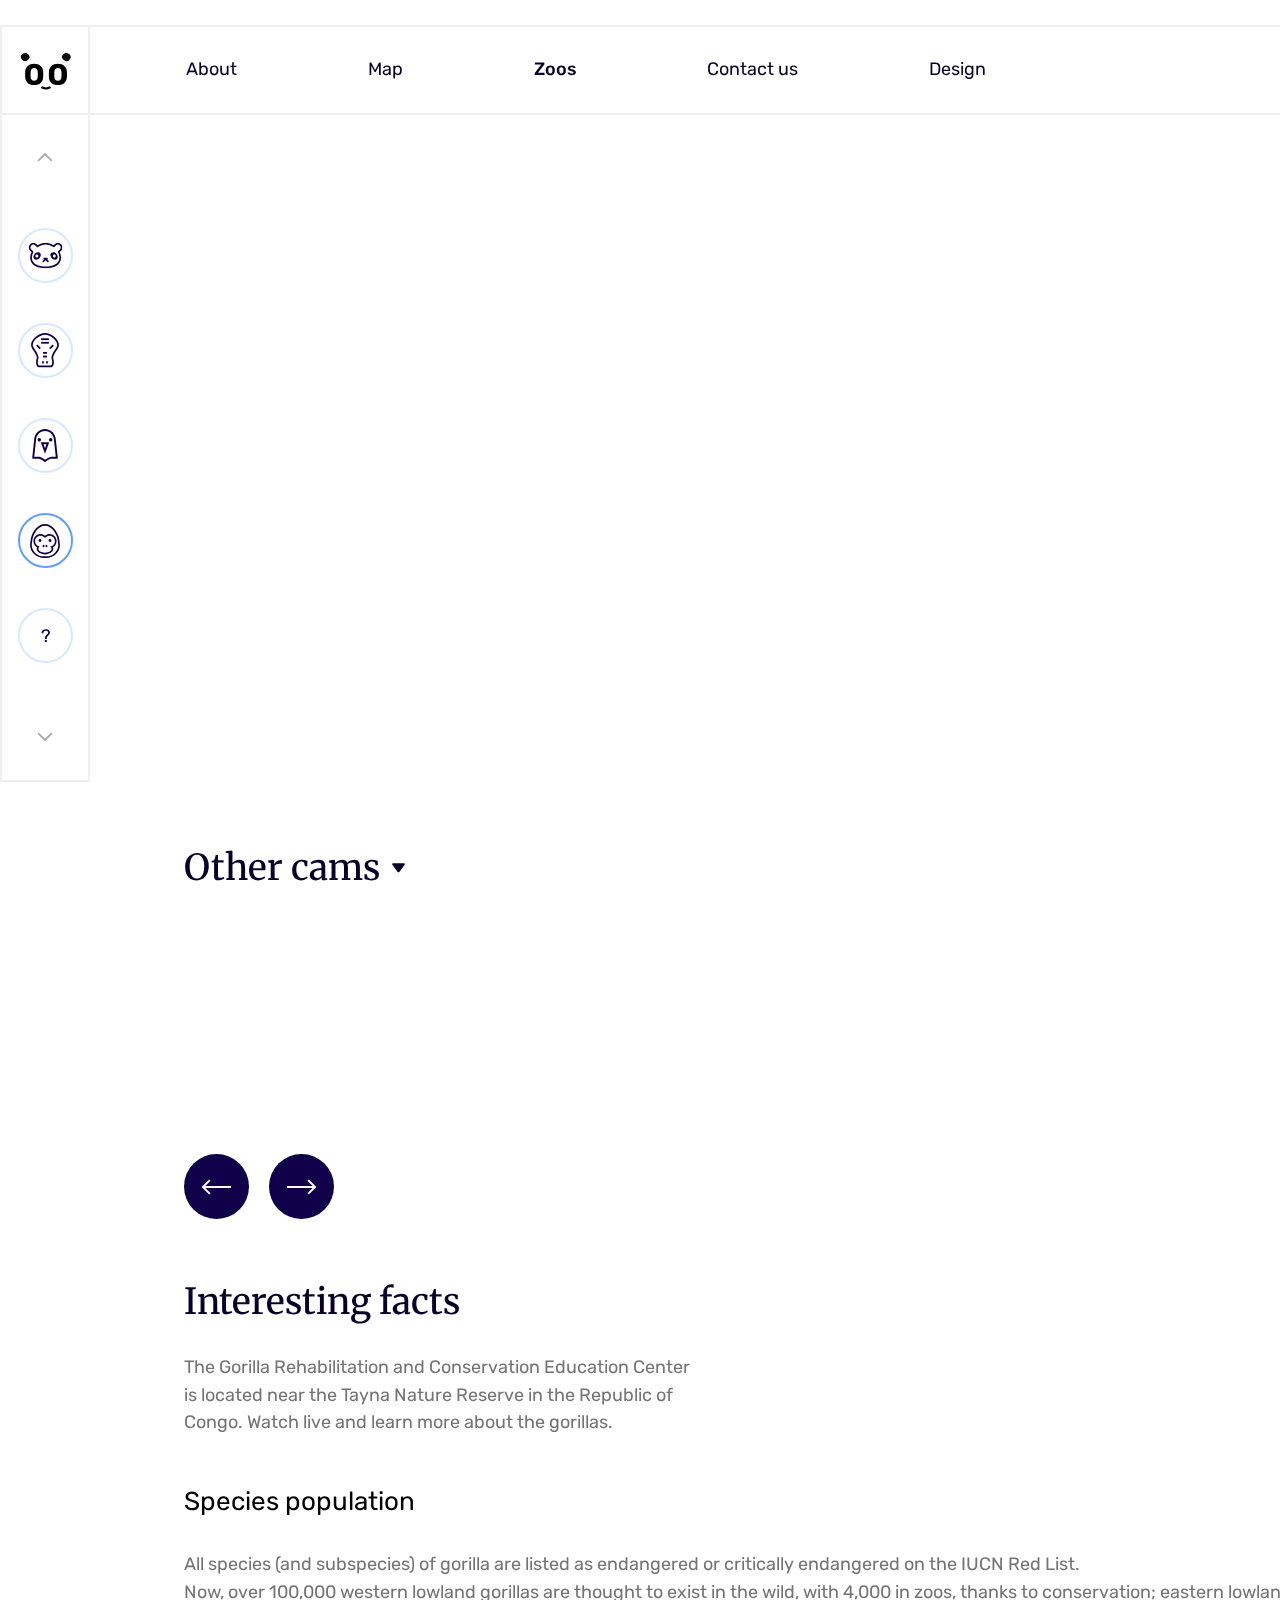
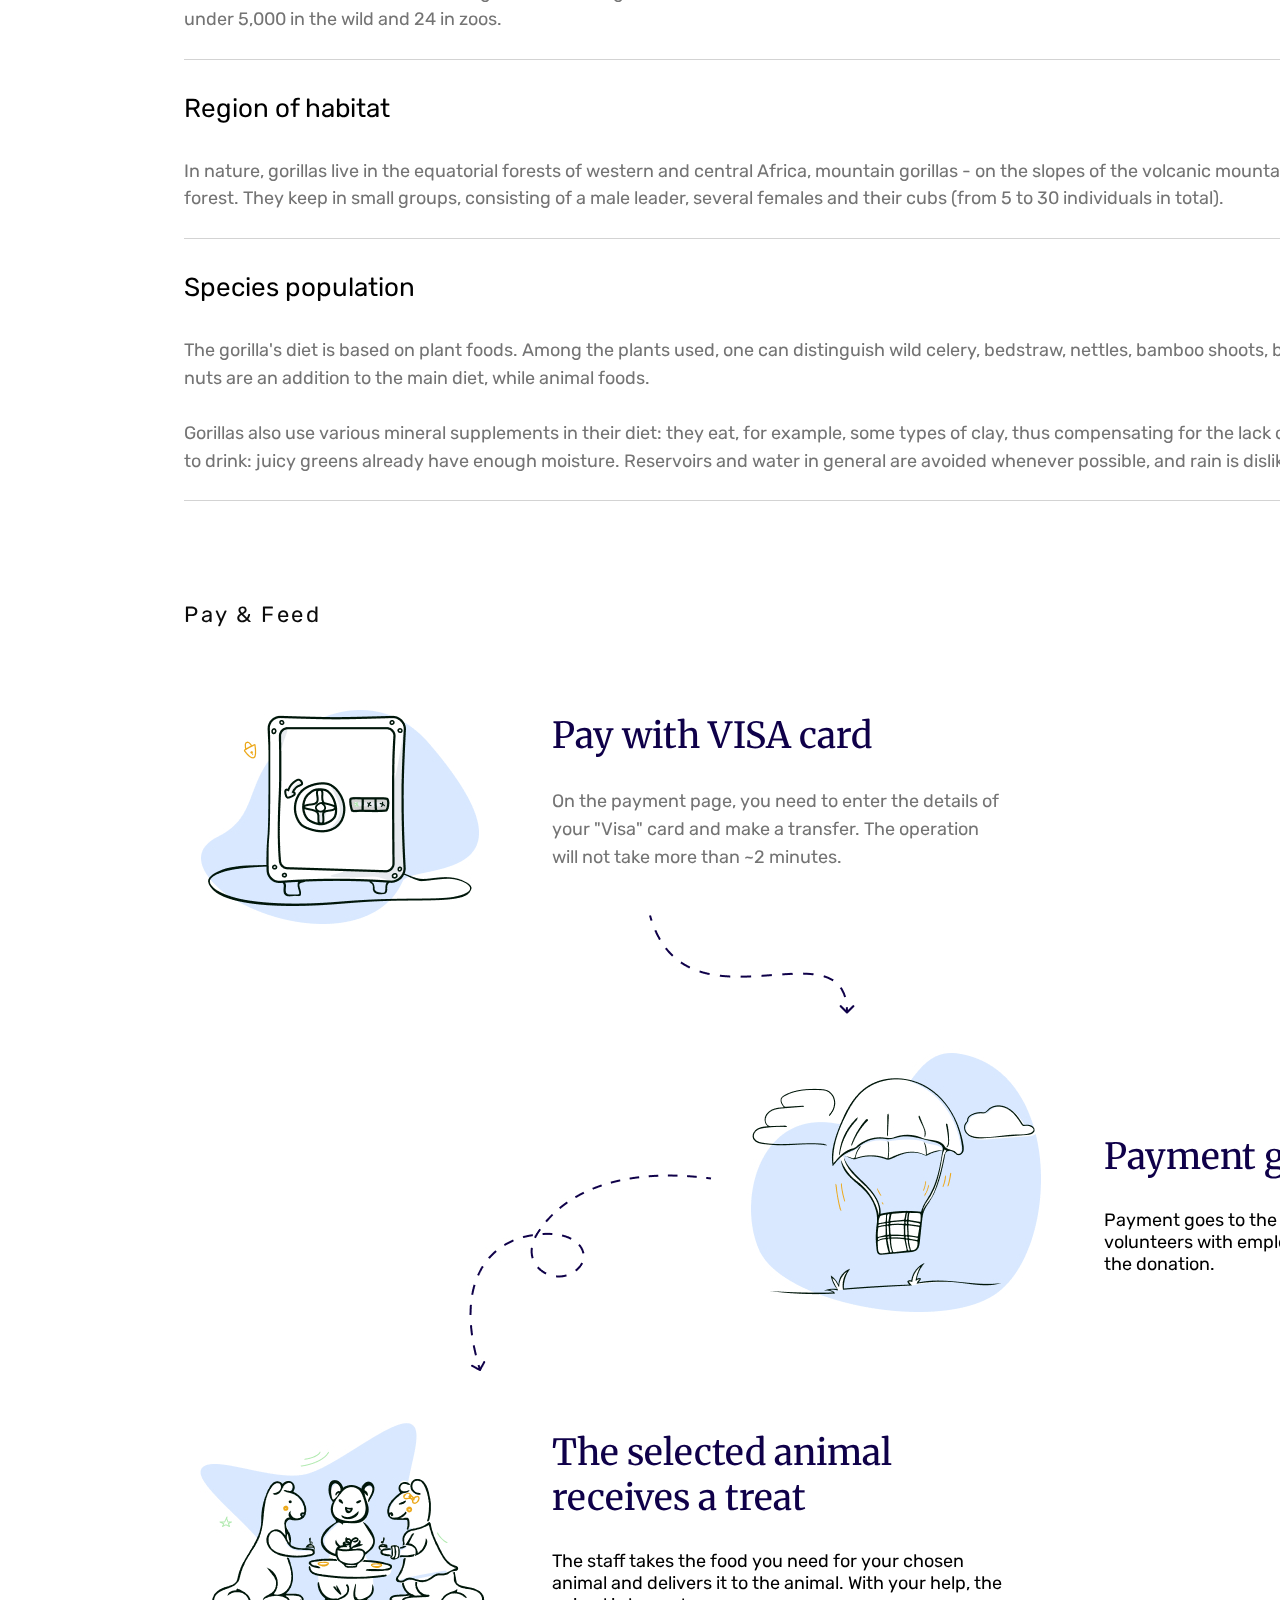
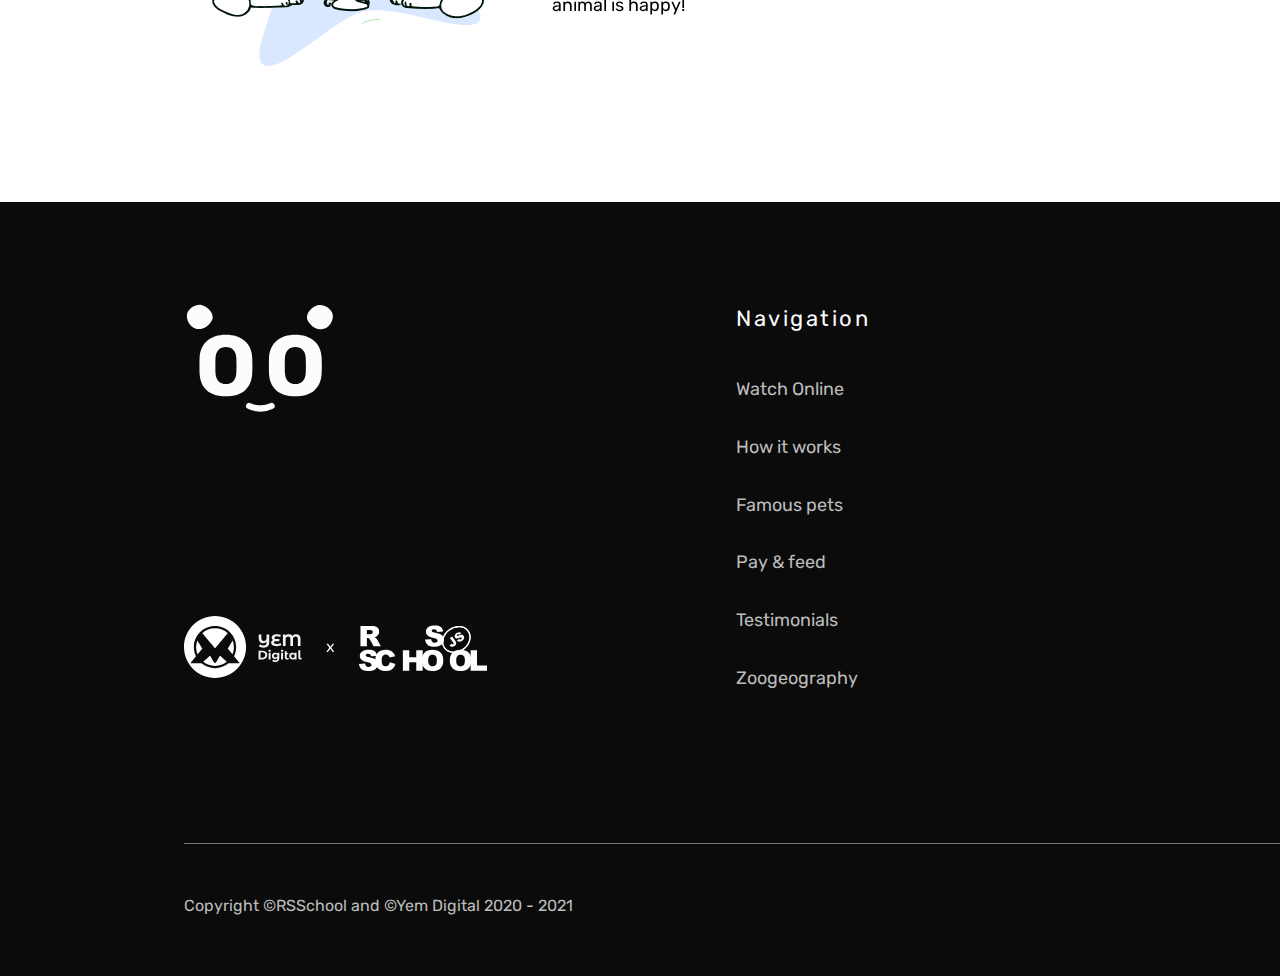
<file: pages/zoos/gorilla.html>
<!DOCTYPE html>
<html lang="en">
<head>
   <meta charset="UTF-8">
   <meta name="viewport" content="width=device-width, initial-scale=1">

   <title>Zoo Online Landing</title>

   <!-- Include Google Fonts -->
   <link rel="preconnect" href="https://fonts.gstatic.com">
   <link href="https://fonts.googleapis.com/css2?family=Merriweather:wght@700&family=Roboto:wght@400;500&family=Rubik:wght@300;400;500;700&display=swap" rel="stylesheet">

   <!-- Include stylesheet -->
   <link rel="stylesheet" href="../../style/normalize.css">
   <link rel="stylesheet" href=gorilla.css>
</head>
<body>
   <!--Header-->
   <header class="header">
   <div class="header__container centered-content-container">
      <nav class="header__nav">
         <a class="header__nav-item" href="../landing/index.html">About</a>
         <a class="header__nav-item" href="../zoos-map/zoos-map.html">Map</a>
         <a class="header__nav-item" href="../zoos/panda.html">Zoos</a>
         <a class="header__nav-item" href="../404/404.html">Contact us</a>
         <a class="header__nav-item" href="https://www.figma.com/file/74wXlorl9mZQP0uhqDg83j/Online-Zoo" target="_blank">Design</a>
      </nav>

      <a class="header__profile-icon" href="#">
         <img src="../../assets/icons/landing/profile.svg" alt="profile-icon">
      </a>
   </div>
</header>

   <!--Main content-->
   <main class="content">
      <!-- Fixed Sidebar -->
      <div class="content__sidebar centered-content-container">
         <aside class="content__sidebar-tonnel">
               <div class="sidebar">
                  <a class="sidebar__logo" href="../landing/index.html">
                     <img src="../../assets/icons/landing/logo.svg" alt="logo">
                  </a>

                  <a class="sidebar__arrow sidebar__arrow--border-top" href="">
                     <img src="../../assets/icons/zoos-map/arrow.svg" alt="arrow-icon">
                  </a>

                  <div class="sidebar__animals animals">
                     <a class="animals__item" href="panda.html">
                        <img src="../../assets/icons/zoos-map/sidebar_panda.svg" alt="panda-icon">
                     </a>

                     <a class="animals__item" href="alligator.html">
                        <img src="../../assets/icons/zoos-map/sidebar_alligator.svg" alt="alligator-icon">
                     </a>

                     <a class="animals__item" href="eagle.html">
                        <img src="../../assets/icons/zoos-map/sidebar_eagle.svg" alt="eagle-icon">
                     </a>

                     <a class="animals__item" href="gorilla.html">
                        <img src="../../assets/icons/zoos-map/sidebar_gorilla.svg" alt="gorilla icon">
                     </a>

                     <a class="animals__item" href="#">
                        <img src="../../assets/icons/zoos-map/sidebar_next-animal.svg" alt="instagram-icon">
                     </a>
                  </div>

                  <a class="sidebar__arrow sidebar__arrow--rotate" href="">
                     <img src="../../assets/icons/zoos-map/arrow.svg" alt="arrow-icon">
                  </a>
               </div>
            </aside>
      </div>

      <div class="content_block">
         <!--Translation section-->
         <div class="centered-content-container">
            <section class="translation">
               <iframe class="translation__video" width="1064" height="599" src="https://www.youtube.com/embed/rgXWDk7rh4w" title="YouTube video player" frameborder="0" allow="accelerometer; autoplay; clipboard-write; encrypted-media; gyroscope; picture-in-picture" allowfullscreen></iframe>

               <div class="translation__description">
                  <div class="translation__author-blog">
                     <img class="translation__author-avatar" src="../../assets/images/zoos/gorilla-avatar.jpg" alt="panda-avatar" width="70" height="70">

                     <div class="translation__author-container">
                        <p class="translation__author-name">
                           Grace gorillas
                        </p>

                        <div class="translation__author-watchers">
                           <img class="translation__author-eye" alt="eye" src="../../assets/icons/zoos/eye_watchers.svg">
                           <span class="translation__author-subtext text">235 watching now</span>
                        </div>
                     </div>
                  </div>

                  <div class="translation__description-content">
                     <h4 class="translation__description-title">
                        You can donate to this animals for a wonderful lunch.
                     </h4>

                     <p class="translation__description-text text">
                        Alligators will receive a piece of meat
                        or fresh fish. Animals will receive your gift in about 5-15 minutes
                     </p>

                     <a class="btn btn--blue">
                        Feed the gorilla
                     </a>
                  </div>
               </div>
            </section>
         </div>

         <!--Other cams section-->
         <div class="centered-content-container">
            <section class="cams">
               <div class="cams__dropdown">
                  <h4 class="cams__title subtitle">Other cams</h4>

                  <img class="cams__arrow" src="../../assets/icons/zoos/cams_arrow.svg" alt="drop down arrow">
               </div>

               <div class="cams__carousel">
                  <div class="cams__carousel-item">
                     <iframe class="cams__carousel-item" width="328" height="184" src="https://www.youtube.com/embed/I-ovzUNno7g" title="YouTube video player" frameborder="0" allow="accelerometer; autoplay; clipboard-write; encrypted-media; gyroscope; picture-in-picture" allowfullscreen></iframe>

                     <div class="cams__carousel__blur blur">
                        <p class="blur__text">
                           112 viewers
                        </p>

                        <a href="" class="blur__link">
                           <span>Watch</span>
                           <img class="blur__link-arrow" src="../../assets/icons/zoos/arrow-white.svg">
                        </a>
                     </div>
                  </div>

                  <div class="cams__carousel-item">
                     <iframe class="cams__carousel-item" width="328" height="184" src="https://www.youtube.com/embed/ySRMDsJoIzM" title="YouTube video player" frameborder="0" allow="accelerometer; autoplay; clipboard-write; encrypted-media; gyroscope; picture-in-picture" allowfullscreen></iframe>

                     <div class="cams__carousel__blur blur">
                        <p class="blur__text">
                           112 viewers
                        </p>

                        <a href="" class="blur__link">
                           <span>Watch</span>
                           <img class="blur__link-arrow" src="../../assets/icons/zoos/arrow-white.svg">
                        </a>
                     </div>
                  </div>

                  <div class="cams__carousel-item">
                     <iframe class="cams__carousel-item" width="328" height="184" src="https://www.youtube.com/embed/Qf-IQyL7qPE" title="YouTube video player" frameborder="0" allow="accelerometer; autoplay; clipboard-write; encrypted-media; gyroscope; picture-in-picture" allowfullscreen></iframe>

                     <div class="cams__carousel__blur blur">
                        <p class="blur__text">
                           112 viewers
                        </p>

                        <a href="" class="blur__link">
                           <span>Watch</span>
                           <img class="blur__link-arrow" src="../../assets/icons/zoos/arrow-white.svg">
                        </a>
                     </div>
                  </div>

                  <div class="cams__carousel-item">
                     <iframe class="cams__carousel-item" width="328" height="184" src="https://www.youtube.com/embed/HQZ3-OD0ml0" title="YouTube video player" frameborder="0" allow="accelerometer; autoplay; clipboard-write; encrypted-media; gyroscope; picture-in-picture" allowfullscreen></iframe>

                     <div class="cams__carousel__blur blur">
                        <p class="blur__text">
                           112 viewers
                        </p>

                        <a href="" class="blur__link">
                           <span>Watch</span>
                           <img class="blur__link-arrow" src="../../assets/icons/zoos/arrow-white.svg">
                        </a>
                     </div>
                  </div>
               </div>

               <div class="cams__arrows">
                  <button class="cams__arrow-circle">
                     <img class="cams__arrow-img" src="../../assets/icons/zoos/arrow-white.svg" alt="arrow">
                  </button>

                  <button class="cams__arrow-circle">
                     <img src="../../assets/icons/zoos/arrow-white.svg" alt="arrow">
                  </button>
               </div>
            </section>
         </div>

         <!--Interesting facts section-->
         <div class="centered-content-container">
            <section class="interesting-facts">
               <h3 class="interesting-facts__subtitle subtitle">
                  Interesting facts
               </h3>

               <div class="interesting-facts__description text">
                  The Gorilla Rehabilitation and Conservation Education Center is located near the Tayna Nature Reserve in the Republic of Congo.  Watch live and learn more about the gorillas.
               </div>

               <div class="interesting-facts__info-container">
                  <div class="interesting-facts__row">
                     <div class="interesting-facts__row-dropdown">
                        <h5 class="interesting-facts__title">
                           Species population
                        </h5>

                        <span class="interesting-facts__dropdown"></span>
                     </div>

                     <div class="interesting-facts__info">
                        <p class="interesting-facts__info-text text">
                           All species (and subspecies) of gorilla are listed as endangered or critically endangered on the IUCN Red List.<br>
                           Now, over 100,000 western lowland gorillas are thought to exist in the wild, with 4,000 in zoos, thanks to conservation; eastern lowland gorillas have a population of under 5,000 in the wild and 24 in zoos.
                        </p>
                     </div>
                  </div>

                  <div class="interesting-facts__row">
                     <div class="interesting-facts__row-dropdown">
                        <h5 class="interesting-facts__title">
                           Region of habitat
                        </h5>

                        <span class="interesting-facts__dropdown"></span>
                     </div>

                     <div class="interesting-facts__info">
                        <p class="interesting-facts__info-text text">
                           In nature, gorillas live in the equatorial forests of western and central Africa, mountain gorillas - on the slopes of the volcanic mountains of Virunga, covered with forest. They keep in small groups, consisting of a male leader, several females and their cubs (from 5 to 30 individuals in total).
                        </p>
                     </div>
                  </div>

                  <div class="interesting-facts__row">
                     <div class="interesting-facts__row-dropdown">
                        <h5 class="interesting-facts__title">
                           Species population
                        </h5>

                        <span class="interesting-facts__dropdown"></span>
                     </div>

                     <div id="i" class="interesting-facts__info">
                        <p class="interesting-facts__info-text text">
                           The gorilla's diet is based on plant foods. Among the plants used, one can distinguish wild celery, bedstraw, nettles, bamboo shoots, blue pygeum fruits. Fruits and nuts are an addition to the main diet, while animal foods.<br><br>
                           Gorillas also use various mineral supplements in their diet: they eat, for example, some types of clay, thus compensating for the lack of salt in food. Gorillas hardly have to drink: juicy greens already have enough moisture. Reservoirs and water in general are avoided whenever possible, and rain is disliked.
                        </p>
                     </div>
                  </div>
               </div>
            </section>
         </div>

         <!--Pay and feed block-->
         <div class="centered-content-container">
            <section class="pay-feed">
               <h2 class="pay-feed__section-title section-title">
                  Pay & Feed
               </h2>

               <!--Pay and feed items-->
               <div>
                  <div class="pay-feed__item">
                     <img class="pay-feed__img" src="../../assets/images/landing/security.jpg" alt="security-case">
                     <div class="pay-feed__text-container">
                        <h3 class="pay-feed__subtitle subtitle subtitle--blue">Pay with VISA card</h3>

                        <p class="pay-feed__text text">
                           On the payment page, you need to enter the details of your "Visa" card and make a transfer. The operation will not take more than ~2 minutes.
                        </p>
                     </div>

                     <img class="pay-feed__first-arrow" src="../../assets/images/landing/arrow-first.jpg" alt="">
                  </div>

                  <div class="pay-feed__item">
                     <img class="pay-feed__img" src="../../assets/images/landing/delivery.jpg" alt="delivery-ball">
                     <div class="pay-feed__text-container pay-feed__text-container--second-ptop">
                        <h3 class="pay-feed__subtitle subtitle subtitle--blue">Payment goes to the zoo</h3>

                        <p class="pay-feed__text">
                           Payment goes to the account of the zoo and volunteers with employees receive a notification about the donation.
                        </p>
                     </div>

                     <img class="pay-feed__second-arrow" src="../../assets/images/landing/arrow-second.jpg" alt="">
                  </div>

                  <div class="pay-feed__item">
                     <img class="pay-feed__img" src="../../assets/images/landing/animals.jpg" alt="animals-feed">
                     <div class="pay-feed__text-container pay-feed__text-container--third-ptop">
                        <h3 class="pay-feed__subtitle subtitle subtitle--blue">The selected animal receives a treat</h3>

                        <p class="pay-feed__text ">
                           The staff takes the food you need for your chosen animal and delivers it to the animal. With your help, the animal is happy!
                        </p>
                     </div>
                  </div>
               </div>
            </section>
         </div>
      </div>
   </main>

   <!--Footer-->
   <footer class="footer">
      <div class="centered-content-container">
         <section class="footer__section">
            <div class="footer__icons">
               <a href="../landing/index.html">
                  <img src="../../assets/icons/landing/logo-big.svg" alt="footer-logo">
               </a>

               <div class="footer__icons-container">
                  <img class="footer__icons-item" src="../../assets/icons/landing/footer_yem_digital.svg" alt="rs-school-logo" title="Yem Digital">
                  <img class="footer__icons-item" src="../../assets/icons/landing/footer_x.svg" alt="rs-school-logo">
                  <img class="footer__icons-item" src="../../assets/icons/landing/footer_rs_school.svg" alt="rs-school-logo" title="Rolling Scopes School">
               </div>
            </div>

            <div class="footer__nav footer-nav">
               <h2 class="footer__nav-item section-title section-title--white">Navigation
               </h2>

               <a class="footer__nav-item" href="../landing/index.html#watch">Watch Online</a>

               <a class="footer__nav-item" href="../landing/index.html#works">How it works</a>

               <a class="footer__nav-item" href="../landing/index.html#pets">Famous pets</a>

               <a class="footer__nav-item" href="../landing/index.html#pay">Pay & feed</a>

               <a class="footer__nav-item" href="../landing/index.html#testimonials-section">Testimonials</a>

               <a class="footer__nav-item" href="../landing/index.html#zoogeography">Zoogeography</a>
            </div>

            <div class="footer__support">
               <h2 class="footer__support-subtitle section-title section-title--white">Support of volunteers</h2>

               <p class="footer__support-text text text--whitegray">You can thank the volunteers for their work. For example, caring for animals and sincere love for them.</p>

               <a class="footer__support-btn btn btn--border-white" href="">Donate for volunteers</a>

               <div class="footer__socials">
                  <a href="https://www.instagram.com/" target="_blank" class="footer__socials-item">Instagram</a>
                  <a href="https://www.facebook.com/" target="_blank" class="footer__socials-item">Facebook</a>
                  <a href="https://www.twitter.com/" target="_blank" class="footer__socials-item">Twitter</a>
               </div>
            </div>
         </section>

         <section class="footer__section">
            <p class="footer__copyright footer-text">
               Copyright ©RSSchool and ©Yem Digital 2020 - 2021
            </p>

            <p class="footer__designer footer-text">
               Designed by Vladislav Chernov
            </p>
         </section>
      </div>
   </footer>
</body>
</html>
</file>
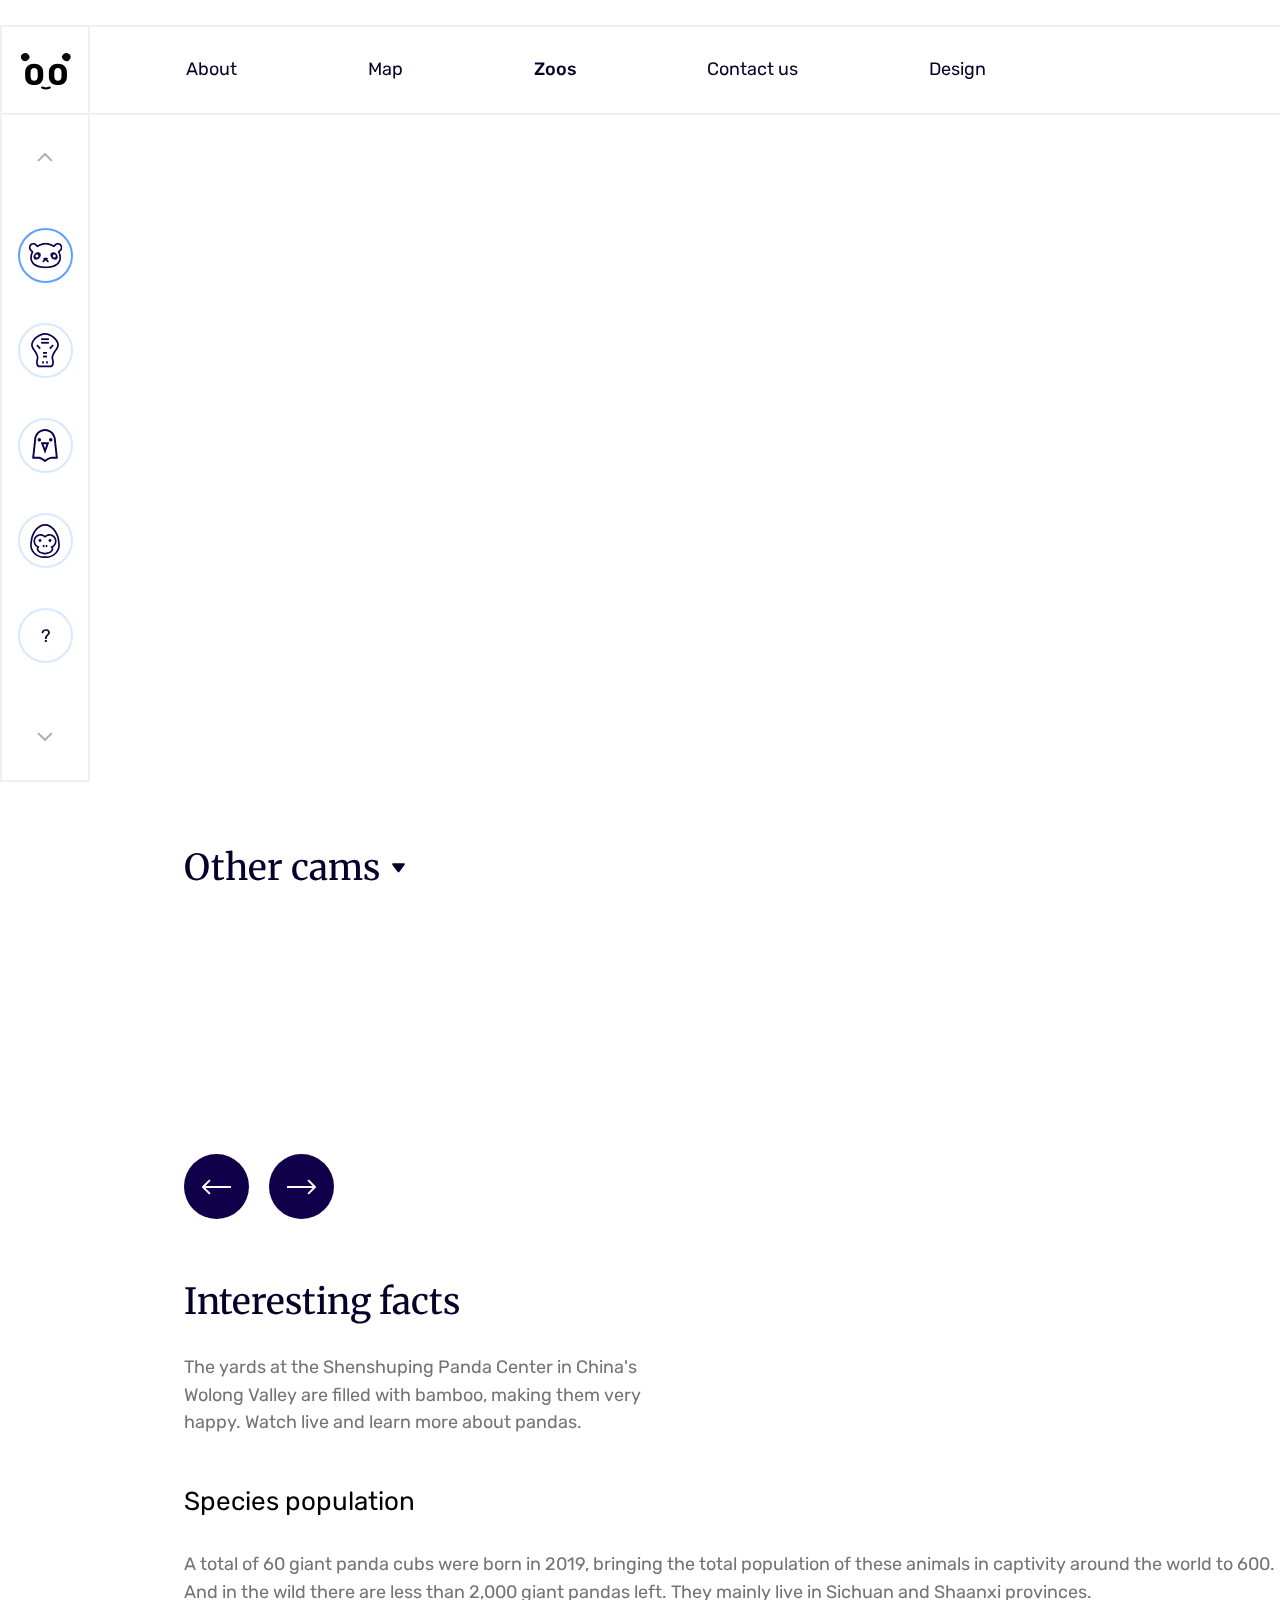
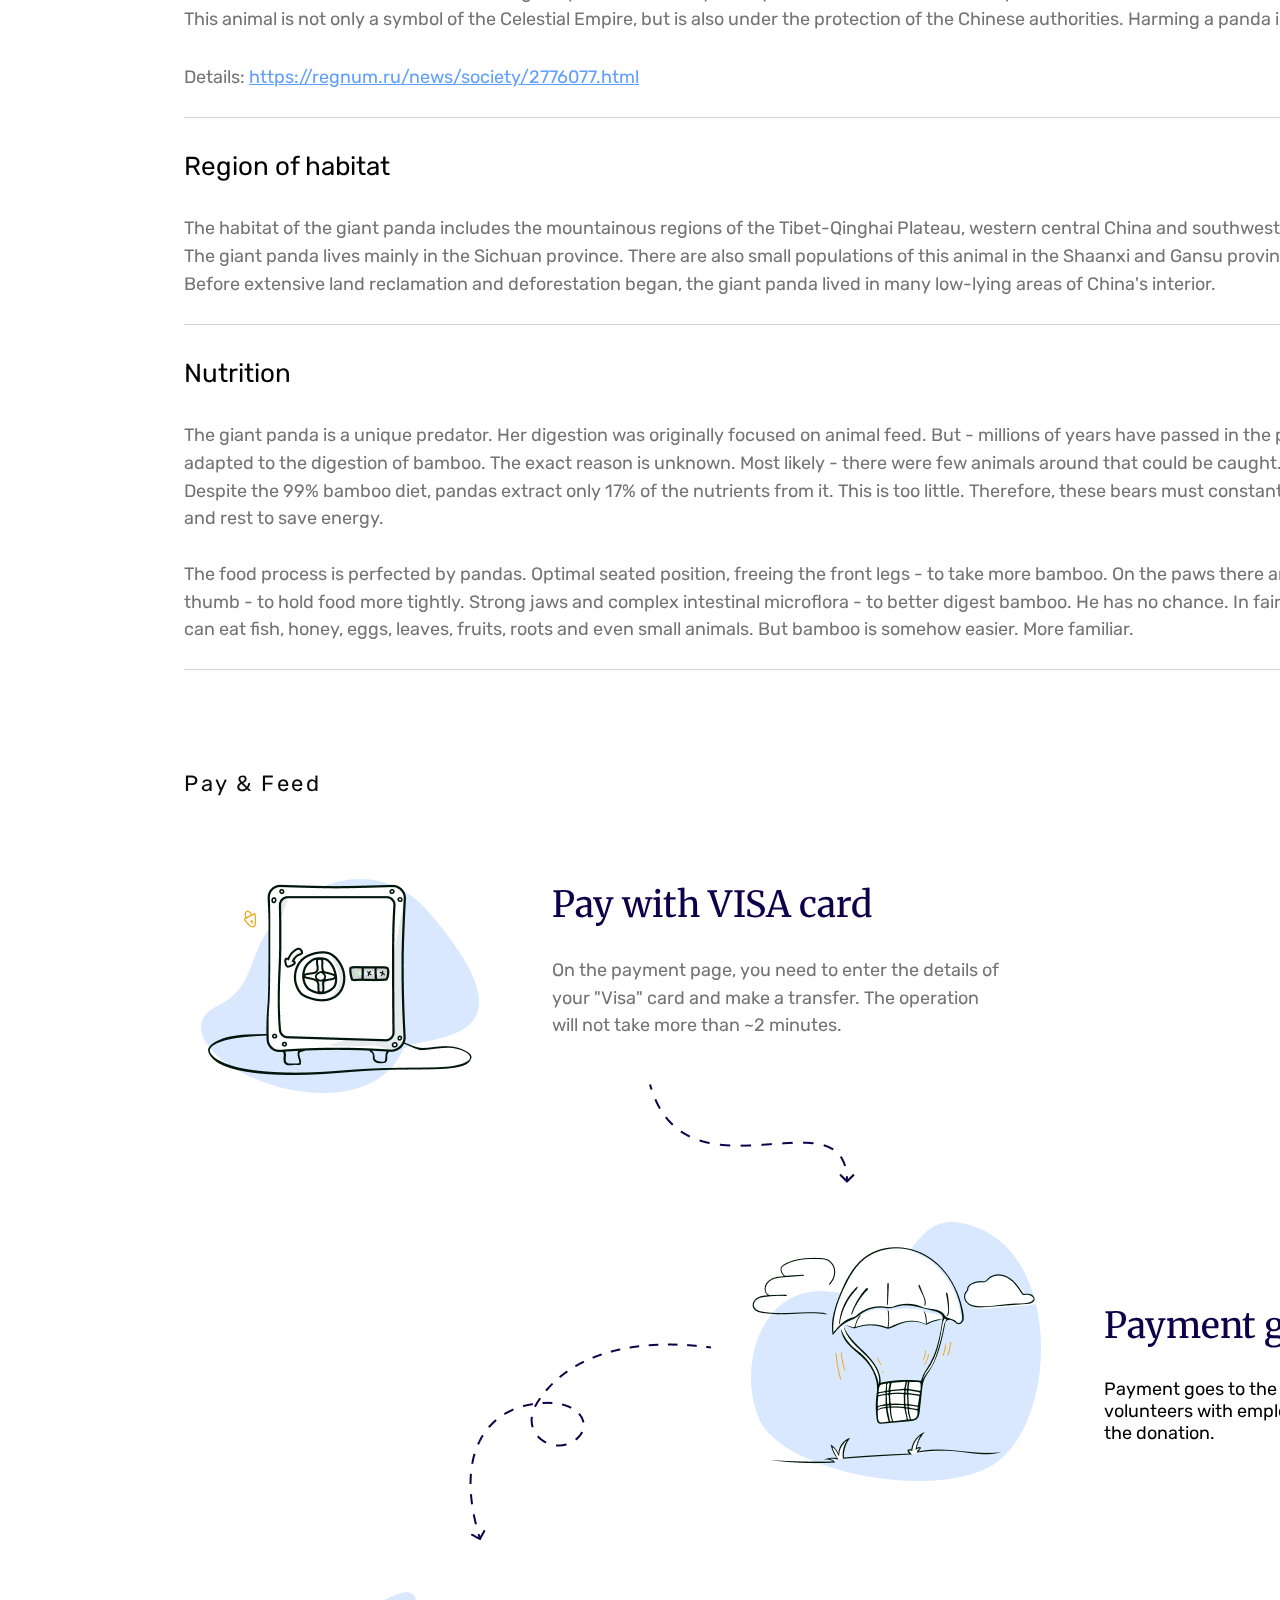
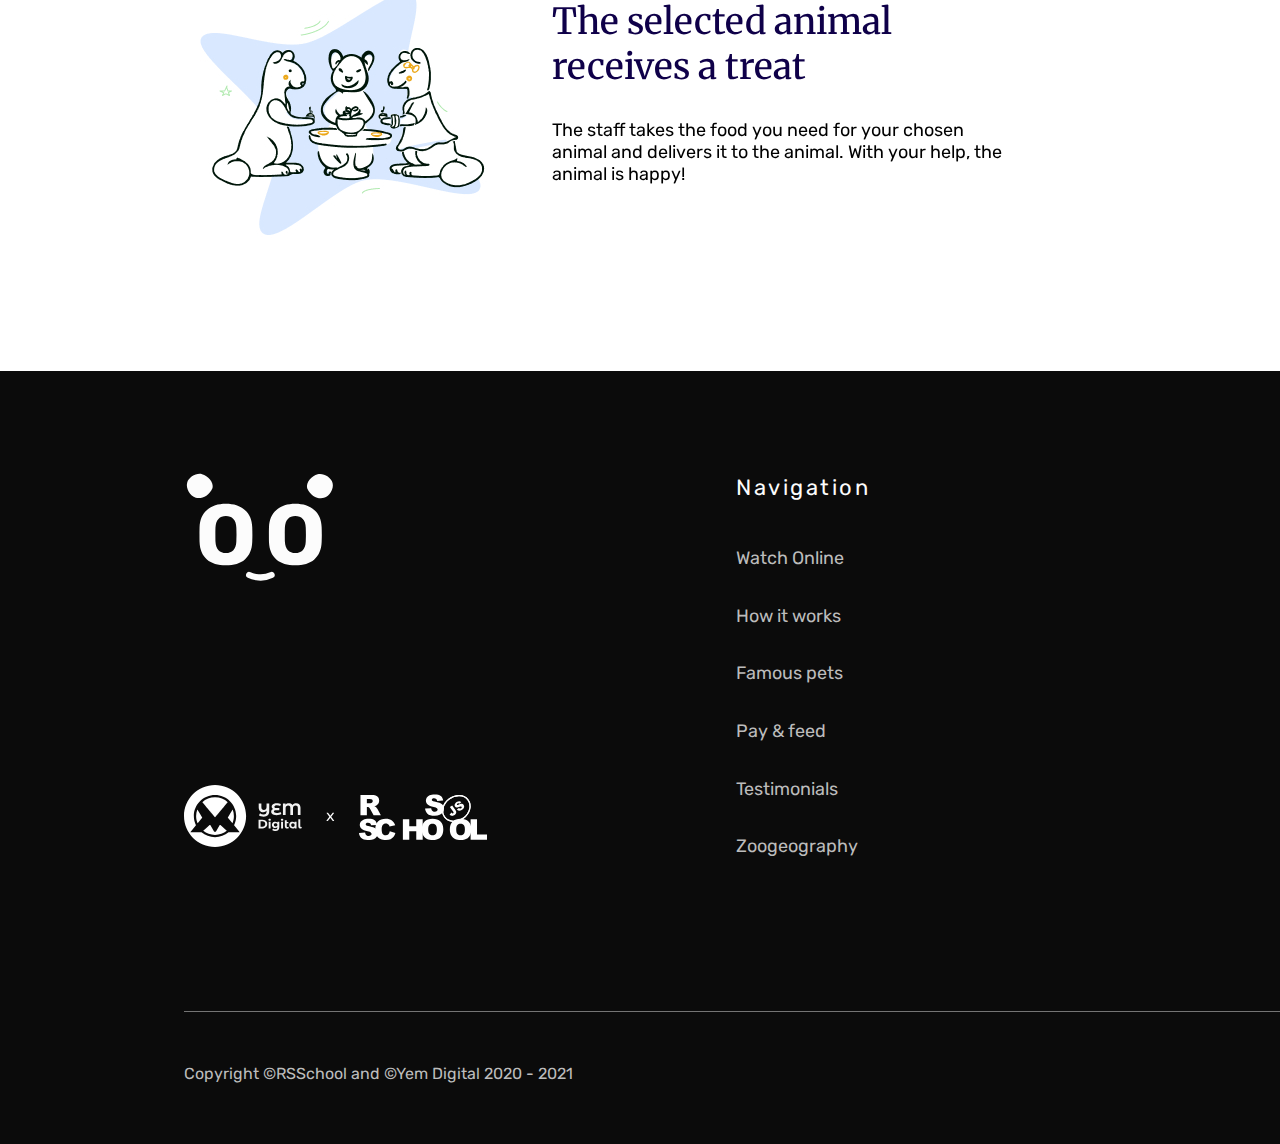
<file: pages/zoos/panda.html>
<!DOCTYPE html>
<html lang="en">
<head>
   <meta charset="UTF-8">
   <meta name="viewport" content="width=device-width, initial-scale=1">

   <title>Zoo Online Landing</title>

   <!-- Include Google Fonts -->
   <link rel="preconnect" href="https://fonts.gstatic.com">
   <link href="https://fonts.googleapis.com/css2?family=Merriweather:wght@700&family=Roboto:wght@400;500&family=Rubik:wght@300;400;500;700&display=swap" rel="stylesheet">

   <!-- Include stylesheet -->
   <link rel="stylesheet" href="../../style/normalize.css">
   <link rel="stylesheet" href="panda.css">
</head>
<body>
   <!--Header-->
   <header class="header">
   <div class="header__container centered-content-container">
      <nav class="header__nav">
         <a class="header__nav-item" href="../landing/index.html">About</a>
         <a class="header__nav-item" href="../zoos-map/zoos-map.html">Map</a>
         <a class="header__nav-item" href="../zoos/panda.html">Zoos</a>
         <a class="header__nav-item" href="../404/404.html">Contact us</a>
         <a class="header__nav-item" href="https://www.figma.com/file/74wXlorl9mZQP0uhqDg83j/Online-Zoo" target="_blank">Design</a>
      </nav>

      <a class="header__profile-icon" href="#">
         <img src="../../assets/icons/landing/profile.svg" alt="profile-icon">
      </a>
   </div>
</header>

   <!--Main content-->
   <main class="content">
      <!-- Fixed Sidebar -->
      <div class="content__sidebar centered-content-container">
         <aside class="content__sidebar-tonnel">
               <div class="sidebar">
                  <a class="sidebar__logo" href="../landing/index.html">
                     <img src="../../assets/icons/landing/logo.svg" alt="logo">
                  </a>

                  <a class="sidebar__arrow sidebar__arrow--border-top" href="">
                     <img src="../../assets/icons/zoos-map/arrow.svg" alt="arrow-icon">
                  </a>

                  <div class="sidebar__animals animals">
                     <a class="animals__item" href="panda.html">
                        <img src="../../assets/icons/zoos-map/sidebar_panda.svg" alt="panda-icon">
                     </a>

                     <a class="animals__item" href="alligator.html">
                        <img src="../../assets/icons/zoos-map/sidebar_alligator.svg" alt="alligator-icon">
                     </a>

                     <a class="animals__item" href="eagle.html">
                        <img src="../../assets/icons/zoos-map/sidebar_eagle.svg" alt="eagle-icon">
                     </a>

                     <a class="animals__item" href="gorilla.html">
                        <img src="../../assets/icons/zoos-map/sidebar_gorilla.svg" alt="gorilla icon">
                     </a>

                     <a class="animals__item" href="#">
                        <img src="../../assets/icons/zoos-map/sidebar_next-animal.svg" alt="instagram-icon">
                     </a>
                  </div>

                  <a class="sidebar__arrow sidebar__arrow--rotate" href="">
                     <img src="../../assets/icons/zoos-map/arrow.svg" alt="arrow-icon">
                  </a>
               </div>
            </aside>
      </div>

      <div class="content_block">
         <!--Translation section-->
         <div class="centered-content-container">
            <section class="translation">
               <iframe class="translation__video" width="1064" height="599" src="https://www.youtube.com/embed/XU8xedmO27I" title="YouTube video player" frameborder="0" allow="accelerometer; autoplay; clipboard-write; encrypted-media; gyroscope; picture-in-picture" allowfullscreen></iframe>

               <div class="translation__description">
                  <div class="translation__author-blog">
                     <img class="translation__author-avatar" src="../../assets/images/zoos/panda-avatar.jpg" alt="panda-avatar" width="70" height="70">

                     <div class="translation__author-container">
                        <p class="translation__author-name">
                           Shenshuping Panda Center
                        </p>

                        <div class="translation__author-watchers">
                           <img class="translation__author-eye" alt="eye" src="../../assets/icons/zoos/eye_watchers.svg">
                           <span class="translation__author-subtext text">506 watching now</span>
                        </div>
                     </div>
                  </div>

                  <div class="translation__description-content">
                     <h4 class="translation__description-title">
                        You can donate to this animals for a wonderful lunch.
                     </h4>

                     <p class="translation__description-text text">
                        Pandas will receive a mixture of bamboo shoots, carrots and apples. Animals will receive your gift in about 5-15 minutes
                     </p>

                     <a class="btn btn--blue">
                        Feed the panda
                     </a>
                  </div>
               </div>
            </section>
         </div>

         <!--Other cams section-->
         <div class="centered-content-container">
            <section class="cams">
               <div class="cams__dropdown">
                  <h4 class="cams__title subtitle">Other cams</h4>

                  <img class="cams__arrow" src="../../assets/icons/zoos/cams_arrow.svg" alt="drop down arrow">
               </div>

               <div class="cams__carousel">
                  <div class="cams__carousel-item">
                     <iframe class="cams__carousel-item" width="328" height="184" src="https://www.youtube.com/embed/I-ovzUNno7g" title="YouTube video player" frameborder="0" allow="accelerometer; autoplay; clipboard-write; encrypted-media; gyroscope; picture-in-picture" allowfullscreen></iframe>

                    <div class="cams__carousel__blur blur">
                       <p class="blur__text">
                          112 viewers
                       </p>

                       <a href="" class="blur__link">
                          <span>Watch</span>
                          <img class="blur__link-arrow" src="../../assets/icons/zoos/arrow-white.svg">
                       </a>
                    </div>
                  </div>

                  <div class="cams__carousel-item">
                     <iframe class="cams__carousel-item" width="328" height="184" src="https://www.youtube.com/embed/ySRMDsJoIzM" title="YouTube video player" frameborder="0" allow="accelerometer; autoplay; clipboard-write; encrypted-media; gyroscope; picture-in-picture" allowfullscreen></iframe>

                     <div class="cams__carousel__blur blur">
                        <p class="blur__text">
                           112 viewers
                        </p>

                        <a href="" class="blur__link">
                           <span>Watch</span>
                           <img class="blur__link-arrow" src="../../assets/icons/zoos/arrow-white.svg">
                        </a>
                     </div>
                  </div>

                  <div class="cams__carousel-item">
                     <iframe class="cams__carousel-item" width="328" height="184" src="https://www.youtube.com/embed/Qf-IQyL7qPE" title="YouTube video player" frameborder="0" allow="accelerometer; autoplay; clipboard-write; encrypted-media; gyroscope; picture-in-picture" allowfullscreen></iframe>

                     <div class="cams__carousel__blur blur">
                        <p class="blur__text">
                           112 viewers
                        </p>

                        <a href="" class="blur__link">
                           <span>Watch</span>
                           <img class="blur__link-arrow" src="../../assets/icons/zoos/arrow-white.svg">
                        </a>
                     </div>
                  </div>

                  <div class="cams__carousel-item">
                     <iframe class="cams__carousel-item" width="328" height="184" src="https://www.youtube.com/embed/HQZ3-OD0ml0" title="YouTube video player" frameborder="0" allow="accelerometer; autoplay; clipboard-write; encrypted-media; gyroscope; picture-in-picture" allowfullscreen></iframe>

                     <div class="cams__carousel__blur blur">
                        <p class="blur__text">
                           112 viewers
                        </p>

                        <a href="" class="blur__link">
                           <span>Watch</span>
                           <img class="blur__link-arrow" src="../../assets/icons/zoos/arrow-white.svg">
                        </a>
                     </div>
                  </div>
               </div>

               <div class="cams__arrows">
                  <button class="cams__arrow-circle">
                     <img class="cams__arrow-img" src="../../assets/icons/zoos/arrow-white.svg" alt="arrow">
                  </button>

                  <button class="cams__arrow-circle">
                     <img src="../../assets/icons/zoos/arrow-white.svg" alt="arrow">
                  </button>
               </div>
            </section>
         </div>

         <!--Interesting facts section-->
         <div class="centered-content-container">
            <section class="interesting-facts">
               <h3 class="interesting-facts__subtitle subtitle">
                  Interesting facts
               </h3>

               <div class="interesting-facts__description text">
                  The yards at the Shenshuping Panda Center in China's Wolong Valley are filled with bamboo, making them very happy. Watch live and learn more about pandas.
               </div>

               <div class="interesting-facts__info-container">
                  <div class="interesting-facts__row">
                     <div class="interesting-facts__row-dropdown">
                        <h5 class="interesting-facts__title">
                           Species population
                        </h5>

                        <span class="interesting-facts__dropdown"></span>
                     </div>

                     <div class="interesting-facts__info">
                        <p class="interesting-facts__info-text text">
                           A total of 60 giant panda cubs were born in 2019, bringing the total population of these animals in captivity around the world to 600.<br>
                           And in the wild there are less than 2,000 giant pandas left. They mainly live in Sichuan and Shaanxi provinces.<br>
                           This animal is not only a symbol of the Celestial Empire, but is also under the protection of the Chinese authorities. Harming a panda is punished very severely.
                        </p>

                        <span class="interesting-facts__link-text text">Details:</span>

                        <a class="interesting-facts__info-link" href="https://regnum.ru/news/society/2776077.html" target="_blank">https://regnum.ru/news/society/2776077.html</a>
                     </div>
                  </div>

                  <div class="interesting-facts__row">
                     <div class="interesting-facts__row-dropdown">
                        <h5 class="interesting-facts__title">
                           Region of habitat
                        </h5>

                        <span class="interesting-facts__dropdown"></span>
                     </div>

                     <div class="interesting-facts__info">
                        <p class="interesting-facts__info-text text">
                           The habitat of the giant panda includes the mountainous regions of the Tibet-Qinghai Plateau, western central China and southwest China.<br>
                           The giant panda lives mainly in the Sichuan province. There are also small populations of this animal in the Shaanxi and Gansu provinces.<br>
                           Before extensive land reclamation and deforestation began, the giant panda lived in many low-lying areas of China's interior.
                        </p>
                     </div>
                  </div>

                  <div class="interesting-facts__row">
                     <div class="interesting-facts__row-dropdown">
                        <h5 class="interesting-facts__title">
                           Nutrition
                        </h5>

                        <span class="interesting-facts__dropdown"></span>
                     </div>

                     <div id="i" class="interesting-facts__info">
                        <p class="interesting-facts__info-text text">
                           The giant panda is a unique predator. Her digestion was originally focused on animal feed. But - millions of years have passed in the process of evolution, digestion has adapted to the digestion of bamboo. The exact reason is unknown. Most likely - there were few animals around that could be caught. And the plant won't run away. Despite the 99% bamboo diet, pandas extract only 17% of the nutrients from it. This is too little. Therefore, these bears must constantly eat. The rest of the time is sleep and rest to save energy.<br><br>

                           The food process is perfected by pandas. Optimal seated position, freeing the front legs - to take more bamboo. On the paws there are special skin pads and a false thumb - to hold food more tightly. Strong jaws and complex intestinal microflora - to better digest bamboo. He has no chance. In fairness - giant pandas, on occasion, can eat fish, honey, eggs, leaves, fruits, roots and even small animals. But bamboo is somehow easier. More familiar.
                        </p>
                     </div>
                  </div>
               </div>
            </section>
         </div>

         <!--Pay and feed block-->
         <div class="centered-content-container">
            <section class="pay-feed">
               <h2 class="pay-feed__section-title section-title">
                  Pay & Feed
               </h2>

               <!--Pay and feed items-->
               <div>
                  <div class="pay-feed__item">
                     <img class="pay-feed__img" src="../../assets/images/landing/security.jpg" alt="security-case">
                     <div class="pay-feed__text-container">
                        <h3 class="pay-feed__subtitle subtitle subtitle--blue">Pay with VISA card</h3>

                        <p class="pay-feed__text text">
                           On the payment page, you need to enter the details of your "Visa" card and make a transfer. The operation will not take more than ~2 minutes.
                        </p>
                     </div>

                     <img class="pay-feed__first-arrow" src="../../assets/images/landing/arrow-first.jpg" alt="">
                  </div>

                  <div class="pay-feed__item">
                     <img class="pay-feed__img" src="../../assets/images/landing/delivery.jpg" alt="delivery-ball">
                     <div class="pay-feed__text-container pay-feed__text-container--second-ptop">
                        <h3 class="pay-feed__subtitle subtitle subtitle--blue">Payment goes to the zoo</h3>

                        <p class="pay-feed__text">
                           Payment goes to the account of the zoo and volunteers with employees receive a notification about the donation.
                        </p>
                     </div>

                     <img class="pay-feed__second-arrow" src="../../assets/images/landing/arrow-second.jpg" alt="">
                  </div>

                  <div class="pay-feed__item">
                     <img class="pay-feed__img" src="../../assets/images/landing/animals.jpg" alt="animals-feed">
                     <div class="pay-feed__text-container pay-feed__text-container--third-ptop">
                        <h3 class="pay-feed__subtitle subtitle subtitle--blue">The selected animal receives a treat</h3>

                        <p class="pay-feed__text ">
                           The staff takes the food you need for your chosen animal and delivers it to the animal. With your help, the animal is happy!
                        </p>
                     </div>
                  </div>
               </div>
            </section>
         </div>
      </div>
   </main>

   <!--Footer-->
   <footer class="footer">
      <div class="centered-content-container">
         <section class="footer__section">
            <div class="footer__icons">
               <a href="../landing/index.html">
                  <img src="../../assets/icons/landing/logo-big.svg" alt="footer-logo">
               </a>

               <div class="footer__icons-container">
                  <img class="footer__icons-item" src="../../assets/icons/landing/footer_yem_digital.svg" alt="rs-school-logo" title="Yem Digital">
                  <img class="footer__icons-item" src="../../assets/icons/landing/footer_x.svg" alt="rs-school-logo">
                  <img class="footer__icons-item" src="../../assets/icons/landing/footer_rs_school.svg" alt="rs-school-logo" title="Rolling Scopes School">
               </div>
            </div>

            <div class="footer__nav footer-nav">
               <h2 class="footer__nav-item section-title section-title--white">Navigation
               </h2>

               <a class="footer__nav-item" href="../landing/index.html#watch">Watch Online</a>

               <a class="footer__nav-item" href="../landing/index.html#works">How it works</a>

               <a class="footer__nav-item" href="../landing/index.html#pets">Famous pets</a>

               <a class="footer__nav-item" href="../landing/index.html#pay">Pay & feed</a>

               <a class="footer__nav-item" href="../landing/index.html#testimonials-section">Testimonials</a>

               <a class="footer__nav-item" href="../landing/index.html#zoogeography">Zoogeography</a>
            </div>

            <div class="footer__support">
               <h2 class="footer__support-subtitle section-title section-title--white">Support of volunteers</h2>

               <p class="footer__support-text text text--whitegray">You can thank the volunteers for their work. For example, caring for animals and sincere love for them.</p>

               <a class="footer__support-btn btn btn--border-white" href="">Donate for volunteers</a>

               <div class="footer__socials">
                  <a href="https://www.instagram.com/" target="_blank" class="footer__socials-item">Instagram</a>
                  <a href="https://www.facebook.com/" target="_blank" class="footer__socials-item">Facebook</a>
                  <a href="https://www.twitter.com/" target="_blank" class="footer__socials-item">Twitter</a>
               </div>
            </div>
         </section>

         <section class="footer__section">
            <p class="footer__copyright footer-text">
               Copyright ©RSSchool and ©Yem Digital 2020 - 2021
            </p>

            <p class="footer__designer footer-text">
               Designed by Vladislav Chernov
            </p>
         </section>
      </div>
   </footer>
</body>
</html>
</file>
<file: pages/landing/style.css>
/*Basic styles*/
* {
	margin: 0;
	padding: 0;
}

body {
	font: 400 18px 'Rubik', sans-serif;
}

a {
	text-decoration: none;
	color: #080029;
	font: 400 18px 'Rubik', sans-serif;
}

@media screen and (max-width: 639.95px) {
	body {
		font-size: 16px;
	}

	a {
		font-size: 16px;
	}
}

@media screen and (min-width: 639.96px) and (max-width: 1199.95px) {
	body {
		font-size: 16px;
	}

	a {
		font-size: 16px;
	}
}

@media screen and (min-width: 1199.96px) and (max-width: 1919px) {
	body {
		font-size: 16px;
	}

	a {
		font-size: 16px;
	}
}

/*Function style*/
.centered-content-container {
	width: 1800px;
	margin: 0 auto;
}

@media screen and (max-width: 639.95px) {
	.centered-content-container {
		width: 300px;
	}
}

@media screen and (min-width: 639.96px) and (max-width: 1199.95px) {
	.centered-content-container {
		width: 600px;
	}
}

@media screen and (min-width: 1199.96px) and (max-width: 1919px) {
	.centered-content-container {
		width: 1120px;
	}
}

/*--Header--*/
.header {
	padding: 25px 0;
}

.header__container {
	display: flex;
	justify-content: space-between;
	align-items: center;
	height: 90px;
	border: 2px solid #f0f0f0;
	box-sizing: border-box;
}

.header__nav {
	display: flex;
	align-items: center;
	width: 800px;
	justify-content: space-between;
	margin-left: 184px;
}

.header__nav-item {
	line-height: 1.54;
}

.header__nav-item:first-child {
	font-weight: 500;
	pointer-events: none;
}

.header__nav-item:last-child {
	display: none;
}

.header__menu-toggler {
	display: none;
}

.header__profile-icon {
	width: 52px;
	height: 52px;
	margin-right: 90px;
}

@media screen and (max-width: 639.95px) {
	.header {
		position: fixed;
		z-index: 2;
		width: 100%;
		background-color: #fff;
	}

	.header__container {
		justify-content: flex-end;
		align-items: center;
		height:35px;
		border: none;
	}

	.header__nav {
		display: none;
	}

	.header__profile-icon {
		display: none;
	}

	.header__menu-toggler {
		display: block;
		width: 55px;
		height: 35px;
	}
}

@media screen and (min-width: 639.96px) and (max-width: 1199.95px) {
	.header {
		position: fixed;
		z-index: 2;
		width: 100%;
		background-color: #fff;
	}

	.header__container {
		justify-content: flex-end;
		align-items: center;
		height:35px;
		border: none;
	}

	.header__nav {
		display: none;
	}

	.header__profile-icon {
		display: none;
	}

	.header__menu-toggler {
		display: block;
		width: 55px;
		height: 35px;
	}
}

@media screen and (min-width: 1199.96px) and (max-width: 1919px) {
	.header__container {
		height: 70px;
	}

	.header__nav {
		width: 680px;
		margin-left: 144px;
		line-height: 1.54;
	}

	.header__nav-item {
		font-size: 18px;
	}

	.header__profile-icon {
		width: 42px;
		height: 42px;
		margin-right: 72px;
	}

	.header__profile-img {
		width: 42px;
		height: 42px;
	}
}

/*Sidebar*/
.content {
	position: relative;
}

.content__aside-wrapper {
	width: 100%;
}

.content__aside-tunnel {
	position: absolute;
	height: 100%;
}

.sidebar {
	position: sticky;
	top: 25px;
	z-index: 5;
	display: flex;
	flex-direction: column;
	align-items: center;
	width: 90px;
	margin-top: -115px;
	padding: 0 0 100px;
	background-color: #fff;
	box-sizing: border-box;
	border: 2px solid #F0F0F0;
}

.sidebar__logo {
	display: flex;
	justify-content: center;
	align-items: center;
	width: 88px;
	height: 88px;
	margin-bottom: 250px;
	border-bottom: 2px solid #f0f0f0;
	box-sizing: border-box;
}

.sidebar__socials {
	margin-bottom: 100px;
}

.socials {
	display: flex;
	flex-direction: column;
	justify-content: space-between;
}

.socials__item {
	width: 24px;
	height: 24px;
}

.socials__item + .socials__item {
	margin-top: 50px;
}

.sidebar__arrow-circle {
	position: relative;
	z-index: 0;
	display: flex;
	justify-content: center;
	align-items: center;
	width: 48px;
	height: 48px;
	transform: rotate(-90deg);
	border-radius: 50%;
	border: 2px solid #F0F0F0;
	box-sizing: border-box;
}

/*Sidebar media queries*/
@media screen and (max-width: 639.95px) {
	.sidebar {
		padding: 0;
		border: none;
	}

	.sidebar__logo {
		width: 49px;
		height: 38px;
		margin-bottom: 0;
		border: none;
	}

	.sidebar__socials {
		display: none;
	}

	.sidebar__arrow-circle {
		display: none;
	}
}

@media screen and (min-width: 639.96px) and (max-width: 1199.95px) {
	.sidebar {
		padding: 0;
		border: none;
	}

	.sidebar__logo {
		width: 49px;
		height: 38px;
		margin-bottom: 0;
		border: none;
	}

	.sidebar__socials {
		display: none;
	}

	.sidebar__arrow-circle {
		display: none;
	}
}

@media screen and (min-width: 1199.96px) and (max-width: 1919.95px) {
	.sidebar {
		width: 70px;
		padding-bottom: 60px;
	}

	.sidebar__logo {
		width: 68px;
		height: 68px;
		margin-bottom: 201px;
	}

	.sidebar__logo-icon {
		width: 42px;
		height: 32px;
	}

	.sidebar__socials {
		margin-bottom: 73px;
	}

	.socials__item {
		width: 17px;
		height: 18px;
	}

	.socials__item + .socials__item {
		margin-top: 43px;
	}

	.socials__item-icon {
		width: 17px;
		height: 18px;
	}
}

/*--Hero section--*/
.hero {
	display: flex;
	flex-direction: column;
	padding: 30px 0 110px;
}

/*--Hero first block*/
.hero__block {
	margin-left: 184px;
}

.first-block {
	display: flex;
	margin-bottom: 137px;
}

.first-block__content{
	padding-top: 77px;
}

.first-block__section-title {
	margin:0 0 25px;
}

.section-title {
	font-size: 22px;
	font-weight: 400;
	color: #0B0B0B;
	letter-spacing: 0.115em;
}

.section-title--grey {
	color: #626262;
}

.first-block__-title {
	margin: 0 0 60px;
}

.main-title {
	max-width: 697px;
	font: 700 84px 'Merriweather', sans-serif;
	color: #080029;
	line-height: 106px;
}

.main-title__red-circle {
	position: relative;
	font-style: normal;
}

.main-title__red-circle::before {
	content: " ";
	position: absolute;
	top: 13px;
	left: 7px;
	width: 15px;
	height: 15px;
	border-radius: 50%;
	background-color: #D00000;
}

.first-block__btn + .first-block__btn {
	margin-left: 62px;
}

.btn {
	display: inline-block;
	padding: 18px 73px;
	font-weight: 500;
	color: #fff;
	line-height: 21px;
	border-radius: 5px;
	border: 2px solid #080029;
	background-color: #0f0049;
	box-sizing: border-box;
	cursor: pointer;
	outline: none;
}

.btn:hover {
	color: #fff;
	background-color: #080029;
}

.btn:active {
	background-color: #150068;
}

.first-block__img-item {
	margin-left: 39px;
	border-radius: 5px;
}

/*--Hero second block*/
.second-block {
	display: flex;
}

.second-block__content {
	margin-left: 224px;
	padding-top: 139px;
}

.second-block__subtitle {
	margin-bottom: 40px;
}

.second-block__section-title {
	max-width: 696px;
	margin-bottom: 50px;
}

.second-block__subtitle {
	margin-bottom: 40px;
}

.subtitle {
	max-width: 696px;
	font: 500 36px 'Merriweather', sans-serif;
	color: #080029;
	line-height: 1.45;
}

.second-block__text {
	max-width: 693px;
	margin-bottom: 60px;
}

.text {
	color: #747474;
	line-height: 1.54;
}

/*Hero section media queries*/
@media screen and (max-width: 639.95px) {
	.first-block__img-item {
		display: none;
	}

	.first-block__btn:last-child{
		display: none;
	}

	.hero {
		padding: 148px 0 80px;
	}

	.hero__block {
		margin-left: 0;
	}

	.first-block__content {
		padding-top: 8px;
	}

	.first-block__img-item {
		width: 263px;
		height: 326px;
		margin-left: 22px;
	}

	.second-block__img-item {
		width: 297px;
		height: 293px;
	}

	.main-title {
		max-width: 315px;
		font-size: 42px;
		line-height: 52.8px;
		margin-bottom: 40px;
	}

	.main-title__red-circle::before {
		width: 7px;
		height: 7px;
		top: 3px;
		left: 5px;
	}

	.btn {
		padding: 16px 60px;
	}

	.first-block {
		margin-bottom: 120px;
	}

	.first-block__btn:last-child{
		display: none;
	}

	.second-block {
		flex-direction: column;
		align-items: center;
	}

	.second-block__img-item {
		order: 2;
	}

	.second-block__content {
		display: flex;
		flex-direction: column;
		align-items: center;
		padding-top: 0;
		margin: 0 0 60px 0;
		text-align: center;
	}

	.subtitle {
		font-size: 26px;
	}

	.second-block__section-title {
		margin-bottom: 45px;
	}

	.second-block__subtitle {
		margin-bottom: 30px;
	}

	.second-block__text {
		margin-bottom: 40px;
	}
}

@media screen and (min-width: 639.96px) and (max-width: 1199.95px) {
	.hero {
		padding: 148px 0 80px;
	}

	.hero__block {
		margin-left: 0;
	}

	.first-block__content {
		padding-top: 8px;
	}

	.first-block__img-item {
		width: 263px;
		height: 326px;
		margin-left: 22px;
	}

	.second-block__img-item {
		width: 390px;
		height: 386px;
	}

	.main-title {
		max-width: 315px;
		font-size: 42px;
		line-height: 52.8px;
		margin-bottom: 40px;
	}

	.main-title__red-circle::before {
		width: 7px;
		height: 7px;
		top: 3px;
		left: 5px;
	}

	.btn {
		padding: 16px 60px;
	}

	.first-block {
		margin-bottom: 120px;
	}

	.first-block__btn:last-child{
		display: none;
	}

	.second-block {
		flex-direction: column;
		align-items: center;
	}

	.second-block__img-item {
		order: 2;
	}

	.second-block__content {
		display: flex;
		flex-direction: column;
		align-items: center;
		padding-top: 0;
		margin: 0 0 60px 0;
		text-align: center;
	}

	.subtitle {
		font-size: 26px;
	}

	.second-block__section-title {
		margin-bottom: 45px;
	}

	.second-block__subtitle {
		margin-bottom: 30px;
	}

	.second-block__text {
		margin-bottom: 40px;
	}
}

@media screen and (min-width: 1199.96px) and (max-width: 1919px) {
	.hero__block {
		margin-left: 144px;
	}

	.first-block {
		margin-bottom: 200px;
	}

	.first-block__content {
		padding-top: 40px;
	}

	.section-title {
		font-size: 22px;
		line-height: 26px;
	}

	.first-block__section-title{
		margin-bottom: 35px;
	}

	.first-block__-title {
		margin-bottom: 50px;
	}

	.main-title {
		max-width: 497px;
		font-size: 56px;
		line-height: 70.4px;
	}

	.main-title__red-circle::before {
		width: 10px;
		height: 10px;
		top: 9px;
		left: 5px;
	}

	.first-block__img-item {
		width: 400px;
		height: 456px;
		margin-left: 79px;
	}

	.btn {
		padding: 13px 58px;
	}

	.btn--size {
		padding: 17px 73px;
	}

	.first-block__btn + .first-block__btn {
		margin-left: 40px;
	}

	.second-block__img-item {
		width: 401px;
		height: 585px;
	}

	.second-block__content {
		margin-left: 30px;
		padding-top: 57px;
	}

	.subtitle {
		max-width: 544px;
		font-size: 28px;
		line-height: 1.45;
	}

	.second-block__text {
		max-width: 550px;
		margin-bottom: 50px;
	}
}

/*--Famous pets section--*/
.pets {
	position: relative;
	padding: 100px 0 60px;
	background-color: #D9E8FF;
}

.pets__container {
	position: relative;
	display: flex;
	margin-left: 184px;
}

/*Famous pets content*/
.pets__content {
	padding-top: 217px;
}

.pets__section-title {
	margin: 0 0 50px;
}

.pets__title {
	max-width: 325px;
	margin: 0 0 55px;
}

.pets__arrows {
	display: flex;
}

.pets__arrow-circle {
	display: flex;
	justify-content: center;
	align-items: center;
	width: 65px;
	height: 65px;
	background-color: #181818;
	border-radius: 50%;
	border: none;
	outline: none;
	cursor: pointer;
}

.pets__arrow-circle:first-child {
	margin-right: 20px;
}

.pets__arrow-img:first-child {
	transform: rotate(180deg);
}

/*Famous pets slider*/
.pets__slider {
	margin-left: 43px;
}

.slider {
	display: flex;
	flex-wrap: wrap;
	max-width: 1068px;
	overflow-x: hidden;
}

.slider__container {
	display: flex;
	flex-wrap: wrap;
	min-width: 1800px;
}

.slider__card {
	position: relative;
	display: flex;
	flex-wrap: wrap;
	justify-content: center;
	width: 328px;
	height: 328px;
	margin: 0 40px 40px 0;
}

.slider__card:nth-child(5n) {
	margin-right: 0;
}

.slider-card__content {
	position: absolute;
	bottom: 25px;
	z-index: 2;
	display: flex;
	flex-direction: column;
	align-items: center;
}

.slider-card__content-plus {
	display: flex;
	justify-content: center;
	align-items: center;
	width: 76px;
	height: 76px;
	border-radius: 50%;
	margin-bottom: 43px;
	border: 2px solid #FCFCFC;
	transition: .1s;
}

.slider-card__content-text {
	font-weight: 500;
	color: #FCFCFC;
	opacity: 0.8;
}

.slider-card__img {
	position: absolute;
	bottom: 0;
	z-index: 1;
}

/*Description on card while hovering on card*/
.slider__card-description {
	display: none;
	max-width: 189px;
	text-align: center;
	font-size: 25px;
	color: #fff;
	transition: .3s;
}

.slider-card__follow-link {
	display: none;
	justify-content: center;
	align-items: center;
	color: #fff;
}

.slider-card__follow-arrow {
	margin-left: 18px;
}

.background-blur {
	position: absolute;
	z-index: 1;
	width: 100%;
	height: 100%;
	display: none;
	background-color: rgba(0, 0, 0, 0.15);
}

@media screen and (max-width: 639.95px) {
	.pets {
		padding: 60px 0 80px;
	}

	.pets__container {
		flex-direction: column;
		align-items: center;
		margin-left: 0;
	}

	.pets__content {
		display: flex;
		flex-direction: column;
		padding-top: 0;
		margin-bottom: 70px;
		text-align: center;
	}

	.pets__arrows {
		justify-content: center;
	}

	.pets__section-title {
		margin-bottom: 35px;
	}

	.pets__title {
		margin-bottom: 35px;
	}

	.pets__arrow-circle {
		width: 56px;
		height: 56px;
	}

	.pets__slider {
		margin-left: 0;
	}

	.slider {
		max-width: 300px;
	}

	.slider__container {
		min-width: 1020px;
	}

	.slider__card {
		width: 140px;
		height: 140px;
		margin: 0 19px 19px 0;
	}

	.slider-card__img {
		width: 140px;
		height: 140px;
	}
}

@media screen and (min-width: 639.96px) and (max-width: 1199.95px) {
	.pets {
		padding: 60px 0 80px;
	}

	.pets__container {
		flex-direction: column;
		align-items: center;
		margin-left: 0;
	}

	.pets__content {
		display: flex;
		flex-direction: column;
		padding-top: 0;
		margin-bottom: 70px;
		text-align: center;
	}

	.pets__arrows {
		justify-content: center;
	}

	.pets__section-title {
		margin-bottom: 35px;
	}

	.pets__title {
		margin-bottom: 35px;
	}

	.pets__arrow-circle {
		width: 56px;
		height: 56px;
	}

	.pets__slider {
		margin-left: 0;
	}

	.slider {
		max-width: 600px;
	}

	.slider__container {
		min-width: 1020px;
	}

	.slider__card {
		width: 180px;
		height: 180px;
		margin: 0 30px 30px 0;
	}

	.slider-card__img {
		width: 180px;
		height: 180px;
	}
}

@media screen and (min-width: 1199.96px) and (max-width: 1919px) {
	.pets {
		padding: 94px 0 64px;
	}

	.pets__container {
		margin-left: 144px;
	}

	.pets__content {
		padding-top: 125px;
	}

	.section-title--font-size {
		font-size: 20px;
		line-height: 24px;
	}

	.pets__title {
		max-width: 215px;
		margin-bottom: 30px;
	}

	.pets__arrow-circle {
		width: 56px;
		height: 56px;
	}

	.pets__slider {
		margin-left: 72px;
	}

	.slider {
		max-width: 546px;
	}

	.slider__card {
		width: 258px;
		height: 258px;
		margin: 0 30px 30px 0;
	}

	.slider-card__content {
		bottom: 19px;
	}

	.slider-card__content-plus {
		width: 59px;
		height: 59px;
		margin-bottom: 32px;
	}

	.slider-card__img {
		width: 258px;
		height: 258px;
	}
}

/*Animation of description on card while hovering on card*/
.slider__card:hover .background-blur {
	display: block;
}

.slider__card:hover .slider__card-description,
.slider__card:hover .slider-card__follow-link {
	display: flex;
}

.slider__card:hover .slider-card__content-text,
.slider__card:hover .slider-card__plus-icon {
	display: none;
}

.slider__card:hover .slider__card-description {
	visibility: visible;
	font-size: 18px;
}

.slider__card:hover .slider-card__content-plus {
	width: 238px;
	height: 238px;
	margin-bottom: 14px;
	border: 2px solid rgba(252, 252, 252, 0.3);
	color: #fff;
}

@media screen and (min-width: 1199.96px) and (max-width: 1919px) {
	.slider__card:hover .slider-card__content-plus {
		width: 184px;
		height: 184px;
	}
}

/*Pay and feed section*/
.pay-feed {
	padding: 100px 0 179px;
	margin-left: 428px;
}

.pay-feed__section-title {
	margin-bottom: 30px;
}

.pay-feed__item {
	position: relative;
	display: flex;
	width: 824px;
}

.pay-feed__item:nth-child(2) {
	margin: 60px 0 0 552px;
}

.pay-feed__item:last-child {
	margin: 47px 0 0 -184px;
}

.pay-feed__first-arrow {
	position: absolute;
	right: 145px;
	bottom: -43.5px;
}

.pay-feed__second-arrow {
	position: absolute;
	left: -267px;
	bottom: -29px;
}

.pay-feed__text-container {
	margin-left: 56px;
	padding-top: 55px;
}

.pay-feed__subtitle {
	margin: 0 0 30px;
}

.subtitle--blue {
	color: #0F0049;
}

.pay-feed__text {
	margin: 0;
}

.pay-feed__text-container--second-ptop {
	padding-top: 104px;
}

.pay-feed__text-container--third-ptop {
	padding-top: 41px;
}

/*Testimonials Block*/
.testimonials {
	position: relative;
	padding: 100px 0;
	background-color: #080029;
}

.testimonials__container {
	position: relative;
	display: flex;
	margin-left: 184px;
}

@media screen and (max-width: 639.95px) {
	.pay-feed {
		display: flex;
		flex-direction: column;
		align-items: center;
		margin-left: 0;
		text-align: center;
	}

	.pay-feed__items-container {
		display: flex;
		flex-direction: column;
		align-items: center;
	}

	.pay-feed__item {
		display: flex;
		flex-direction: column;
		align-items: center;
		max-width: 300px;
		margin-left: 0;
	}

	.pay-feed__item:first-child,
	.pay-feed__item:nth-child(2),
	.pay-feed__item:nth-child(3) {
		margin-left: 0;
	}

	.pay-feed__text-container {
		margin-left: 0;
		padding-top: 35px;
	}

	.pay-feed__subtitle {
		margin-bottom: 25px;
	}

	.pay-feed__img {
		width: 242px;
		height: 242px;
	}

	.pay-feed__first-arrow {
		display: none;
	}

	.pay-feed__text {
		text-align: center;
		max-width: 300px;
	}

	.pay-feed__second-arrow {
		display: none;
	}

	.pay-feed__subtitle--max-width {
		max-width: 300px;
	}
}

@media screen and (min-width: 639.96px) and (max-width: 1199.95px) {
	.pay-feed {
		display: flex;
		flex-direction: column;
		align-items: center;
		margin-left: 0;
		text-align: center;
	}

	.pay-feed__items-container {
		display: flex;
		flex-direction: column;
		align-items: center;
	}

	.pay-feed__item {
		display: flex;
		flex-direction: column;
		align-items: center;
		max-width: 456px;
		margin-left: 0;
	}

	.pay-feed__item:first-child,
	.pay-feed__item:nth-child(2),
	.pay-feed__item:nth-child(3) {
		margin-left: 0;
	}

	.pay-feed__text-container {
		margin-left: 0;
		padding-top: 35px;
	}

	.pay-feed__subtitle {
		margin-bottom: 25px;
	}

	.pay-feed__img {
		width: 242px;
		height: 242px;
	}

	.pay-feed__first-arrow {
		display: none;
	}

	.pay-feed__text {
		text-align: center;
		max-width: 456px;
	}

	.pay-feed__second-arrow {
		display: none;
	}

	.pay-feed__subtitle--max-width {
		max-width: 363px;
	}
}

@media screen and (min-width: 1199.96px) and (max-width: 1919px) {
	.pay-feed {
		margin-left: 184px;
		padding-bottom: 275px;
	}

	.pay-feed__section-title {
		margin-bottom: 80px;
	}

	.pay-feed__text-container {
		margin-left: 45px;
		padding-top: 53px;
	}

	.pay-feed__item:first-child {
		margin-left: 144px;
	}

	.pay-feed__img {
		width: 225px;
		height: 202px;
	}

	.pay-feed__first-arrow {
		display: none;
	}

	.pay-feed__text {
		max-width: 456px;
	}

	.pay-feed__text--width {
		max-width: 428px;
	}

	.pay-feed__item:nth-child(2) {
		margin-left: 157px;
		margin-top: 80px;
	}

	.pay-feed__text-container--second-ptop {
		padding-top: 66px;
	}

	.pay-feed__second-arrow {
		display: none;
	}

	.pay-feed__item:nth-child(3) {
		margin: 80px 0 0 157px;
	}

	.pay-feed__text-container--third-ptop {
		padding-top: 32px;
	}

	.pay-feed__subtitle--max-width {
		max-width: 287px;
	}
}

/*Testimonials text container*/
.testimonials__text-container {
	max-width: 513px;
	color: #fff;
}

.testimonials__section-title {
	margin: 0 0 62px;
}

.section-title--white {
	color: #fff;
}

.testimonials__title {
	margin: 0 0 40px;
}

.subtitle--white {
	color: #fcfcfc;
}

.testimonials__text {
	margin: 0 0 60px;
}

.text--white {
	color: #fcfcfc;
}

.btn--border-white:hover {
	color: white;
	border: 2px solid #fff;
}

/*Testimonials review container*/
.testimonials__review {
	margin-left: 40px;
}

.testimonials__review-more {
	display: flex;
	align-items: center;
	margin-bottom: 20px;
	font-weight: 500;
}

.testimonials__review-arrow {
	display: flex;
	align-items: center;
	margin-left: 10px;
}

/*Testimonials review slider*/
.testimonials__review-slider {
	display: flex;
	margin-bottom: 30px;
}

.review-slider__item {
	display: flex;
	flex-direction: column;
	padding: 40px 40px 78px;
	background-color: #fcfcfc;
	color: #0b0b0b;
	border-radius: 15px;
}

.review-slider__item + .review-slider__item {
	margin-left: 40px;
}

.review-slider__item-avatar {
	display: flex;
	align-items: center;
	margin-bottom: 30px;
}

.review-slider__item-text {
	width: 432px;
	line-height: 1.54;
}

.review-slider__item-name {
	margin-left: 19px;
	font-size: 24px;
	font-weight: 500;
}

.testimonials__btn-container {
	display: flex;
}

.testimonials__arrow-circle {
	display: flex;
	justify-content: center;
	align-items: center;
	width: 65px;
	height: 65px;
	margin-right: 21px;
	background-color: #fff;
	border-radius: 50%;
	border: none;
	outline: none;
	cursor: pointer;
}

.testimonials__arrow-img {
	transform: rotate(180deg);
}

/*Testimonials media queries*/
@media screen and (max-width: 639.95px) {
	.testimonials__container {
		display: flex;
		flex-direction: column;
		align-items: center;
		margin-left: 0;
	}

	.testimonials__section-title {
		margin-bottom: 40px;
	}

	.testimonials__text-container {
		display: flex;
		flex-direction: column;
		align-items: center;
		width: 300px;
		text-align: center;
	}

	.testimonials__text {
		max-width: 300px;
	}

	.testimonials__review {
		max-width: 454px;
		overflow: hidden;
		margin-left: 0;
	}

	.testimonials__review-more {
		display: flex;
		justify-content: center;
	}

	.review-slider__item {
		padding: 30px 30px 59px 30px;
	}

	.review-slider__item:last-child {
		display: none;
	}

	.review-slider__item-text {
		width: 240px;
	}

	.testimonials__btn-container {
		display: flex;
		justify-content: center;
	}

	.testimonials__arrow-circle {
		width: 56px;
		height: 56px;
	}
}

@media screen and (min-width: 639.96px) and (max-width: 1199.95px) {
	.testimonials__container {
		display: flex;
		flex-direction: column;
		align-items: center;
		margin-left: 0;
	}

	.testimonials__section-title {
		margin-bottom: 40px;
	}

	.testimonials__text-container {
		display: flex;
		flex-direction: column;
		align-items: center;
		width: 392px;
		text-align: center;
	}

	.testimonials__review {
		max-width: 454px;
		overflow: hidden;
		margin-left: 0;
	}

	.testimonials__review-more {
		display: flex;
		justify-content: center;
	}

	.review-slider__item {
		padding: 30px 30px 59px 30px;
	}

	.review-slider__item-text {
		width: 394px;
	}

	.testimonials__btn-container {
		display: flex;
		justify-content: center;
	}

	.testimonials__arrow-circle {
		width: 56px;
		height: 56px;
	}
}

@media screen and (min-width: 1199.96px) and (max-width: 1919px) {
	.testimonials__container {
		margin-left: 144px;
	}

	.testimonials__section-title {
		margin-bottom: 40px;
	}

	.testimonials__text-container {
		width: 392px;
	}

	.testimonials__review {
		max-width: 454px;
		overflow: hidden;
	}

	.review-slider__item {
		padding: 30px 30px 59px 30px;
	}

	.review-slider__item-name {
		font-size: 18px;
	}

	.review-slider__item-text {
		width: 394px;
	}

	.testimonials__arrow-circle {
		width: 56px;
		height: 56px;
	}
}

/*--Zoogeography--*/
.zoo-geography__container {
	position: relative;
	display: flex;
	padding: 22px 0 162px;
	margin-left: 184px;
}

.zoo-geography__subtitle {
	margin: 0 0 62px;
	font-size: 22px;
	letter-spacing: 0.115em
}

.zoo-geography__block {
	display: flex;
	flex-direction: column;
	align-items: center;
	max-width: 344px;
	padding: 0 0 40px;
	overflow: hidden;
	border-radius: 15px;
	box-shadow: 4px 12px 22px rgba(0, 0, 0, 0.06);
}

.zoo-geography__block-title {
	margin:20px 0;
}

.zoo-geography__block-text {
	max-width: 264px;
	margin: 0 0 52px;
	text-align: center;
}

.zoo-geography__block-watch {
	display: flex;
	align-items: center;
}

.zoo-geography__watch-text {
	margin: 0 10px 0 0;
}

.text--blue {
	color: #3888ff;
}

.zoo-geography__map {
	position: relative;
	display: flex;
	margin-left: 24px;
}

.zoo-geography__map-img {
	position: absolute;
	top: -50px;
	z-index: -2;
}

.zoo-geography__map-icon {
	position: absolute;
	left: 128px;
	top: 114px;
	display: flex;
	justify-content: center;
	align-items: center;
	width: 96px;
	height: 124px;
}

.zoo-geography__map-icon:nth-child(3) {
	left: 260px;
	top: 152px;
}

.zoo-geography__map-icon:nth-child(4) {
	left: 591px;
	top: 293px;
}

.zoo-geography__map-icon:nth-child(5) {
	left: 909px;
	top: 154px;
}

.zoo-geography__market-box:hover {
	transition: 0.5s;
	transform: scale(1.39);
}

.zoo-geography__map-icon--eagle .zoo-geography__market-box{
	transform: scale(1.39);
}

.zoo-geography__map-marker:hover .zoo-geography__marker-shape {
	stroke: #609FFF;
	stroke-width: 2px;
}

.zoo-geography__icon-bg:nth-child(2) {
	position: relative;
	top: 132px;
	left: 141px;
}

/*Zoo-geography section media queries*/
@media screen and (max-width: 639.95px) {
	.zoo-geography__container {
		padding-top: 80px;
		margin-left: 0;
	}

	.zoo-geography__container {
		display: flex;
		flex-direction: column;
		align-items: center;
		padding-bottom: 10px;
	}

	.zoo-geography__subtitle {
		display: none;
	}

	.zoo-geography__block {
		position: relative;
		z-index: 5;
		max-width: 292px;
	}

	.zoo-geography__block-img {
		width: 292px;
	}

	.zoo-geography__map {
		display: none;
		margin-left: 0;
	}

	.zoo-geography__map-img {
		position: relative;
		top: -70px;
		width: 600px;
		height: 346px;
	}

	.zoo-geography__map-icon {
		top: 94px;
		left: 72px;
	}

	.zoo-geography__map-icon:nth-child(3) {
		top: 122px;
		left: 150px;
	}

	.zoo-geography__map-icon:nth-child(4) {
		top: 172px;
		left: 309px;
	}

	.zoo-geography__map-icon:nth-child(5) {
		top: 112px;
		left: 492px;
	}
}

@media screen and (min-width: 639.96px) and (max-width: 1199.95px) {
	.zoo-geography__container {
		padding-top: 80px;
		margin-left: 0;
	}

	.zoo-geography__container {
		display: flex;
		flex-direction: column;
		align-items: center;
		padding-bottom: 10px;
	}

	.zoo-geography__subtitle {
		display: none;
	}

	.zoo-geography__block {
		position: relative;
		z-index: 5;
		max-width: 292px;
	}

	.zoo-geography__block-img {
		width: 292px;
	}

	.zoo-geography__map {
		margin-left: 0;
	}

	.zoo-geography__map-img {
		position: relative;
		top: -70px;
		width: 600px;
		height: 346px;
	}

	.zoo-geography__map-icon {
		top: 94px;
		left: 72px;
	}

	.zoo-geography__map-icon:nth-child(3) {
		top: 122px;
		left: 150px;
	}

	.zoo-geography__map-icon:nth-child(4) {
		top: 172px;
		left: 309px;
	}

	.zoo-geography__map-icon:nth-child(5) {
		top: 112px;
		left: 492px;
	}
}

@media screen and (min-width: 1199.96px) and (max-width: 1919px) {
	.zoo-geography__container {
		padding: 100px 0 99px;
		margin-left: 144px;
	}

	.zoo-geography__block {
		max-width: 292px;
	}

	.zoo-geography__block-img {
		width: 292px;
	}

	.zoo-geography__map {
		margin-left: 9px;
	}

	.zoo-geography__map-img {
		top: 84px;
		width: 675px;
		height: 389px;
	}

	.zoo-geography__map-icon {
		top: 94px;
		left: 72px;
	}

	.zoo-geography__map-icon:nth-child(3) {
		top: 122px;
		left: 150px;
	}

	.zoo-geography__map-icon:nth-child(4) {
		top: 172px;
		left: 309px;
	}

	.zoo-geography__map-icon:nth-child(5) {
		top: 112px;
		left: 492px;
	}
}

/*Footer*/
.footer {
	padding: 100px 0 59px;
	background-color: #0b0b0b;
}

.footer__section {
	display: flex;
	margin-left: 184px;
	border-bottom: 1px solid #747474;
}

.footer__section:last-child {
	border: 0;
}

.footer__section:first-child {
	padding-bottom: 150px;
}

.footer__icons {
	display: flex;
	flex-direction: column;
	align-items: flex-start;
}

.footer__icons-container {
	display: flex;
	align-items: center;
	margin-top: 192px;
}

.footer__icons-item:nth-child(2n - 1) {
	cursor: pointer;
}

.footer__icons-item + .footer__icons-item {
	margin-left: 24px;
}

.footer__nav {
	margin: 0 0 0 249px;
}

.footer-nav {
	display: flex;
	flex-direction: column;
}

.footer__nav-item {
	color: #bcbcbc;
	line-height: 1.54;
}

.footer__nav-item {
	margin-bottom: 30px;
}

.footer__nav-item:first-child {
	line-height: 26px;
	margin-bottom: 40px;
}

.footer__nav-item:last-child {
	margin: 0;
}

.section-title--white {
	color: #fcfcfc;
}

.footer__support {
	margin-left: 419px;
}

.footer__support-subtitle {
	margin-bottom: 46px;
}

.footer__support-text {
	max-width: 339px;
	margin-bottom: 40px;
}

.text--whitegray {
	color: #bcbcbc;
}

.footer__support-btn {
	white-space: nowrap;
	text-align: center;
}

.footer__socials-item {
	display: inline-block;
	font: 500 20px 'Rubik', sans-serif;
	color: #bcbcbc;
}

.footer__socials-item {
	margin-left: 45px;
}

.footer__socials-item:first-child {
	margin-left: 0;
}

.footer__support-btn {
	margin-bottom: 85px;
}

.footer__section:last-child{
	align-items: flex-start;
	padding-top: 50px;
}

.footer-text {
	font-size: 16px;
	color: #bcbcbc;
	line-height: 1.45;
}

.footer__copyright {
	margin: 0;
}

.footer__designer {
	margin: 0 0 0 816px;
}

/*Footer media queries*/
@media screen and (max-width: 639.95px) {
	.footer {
		padding: 60px 0 20px;
	}

	.footer__section {
		flex-wrap: wrap;
		margin-left: 0;
	}

	.footer__section:last-child {
		flex-direction: column;
		padding-top: 20px;
	}

	.footer__icons-container {
		flex-direction: column;
		margin-top: 103px;
	}

	.footer__icons-item + .footer__icons-item {
		margin: 24px 0 0;
	}

	.footer__icons-logo {
		width: 60px;
		height: 47px;
	}

	.footer__icons-item:first-child {
		width: 84px;
		height: 31px;
	}

	.footer__icons-item:last-child {
		width: 80px;
		height: 42px;
	}

	.footer__nav {
		margin-left: 76px;
	}

	.footer__support {
		margin-left: 0;
		margin-top: 60px;
	}

	.footer-text {
		font-size: 11px;
		min-width: 300px;
	}

	.footer-text:first-child {
		margin-bottom: 8px;
	}

	.footer__designer {
		margin-left: 0;
	}
}

@media screen and (min-width: 639.95px) and (max-width: 1199.95px) {
	.footer {
		padding: 80px 0 20px;
	}
	.footer__section {
		display: flex;
		flex-wrap: wrap;
		margin-left: 0;
	}

	.footer__section:first-child {
		padding-bottom: 60px;
	}

	.footer__icons {
		flex-direction: row;
		align-items: center;
		margin-bottom: 60px;
	}

	.footer__icons-container {
		margin-top: 0;
		margin-left: 121px;
	}

	.footer__icons-item + .footer__icons-item {
		margin-left: 24px;
	}

	.footer__nav {
		margin-left: 0;
	}

	.footer__support {
		margin-left: 77px;
	}

	.footer-text {
		font-size: 14px;
	}

	.footer-text:first-child {
		min-width: 352px;
	}

	.footer__designer {
		margin-left: 44px;
	}
}

@media screen and (min-width: 1199.96px) and (max-width: 1919px) {
	.footer__section {
		margin-left: 0;
	}

	.footer__icons-container {
		flex-direction: column;
		margin-top: 103px;
	}

	.footer__icons-item + .footer__icons-item {
		margin: 24px 0 0;
	}

	.footer__nav {
		margin-left: 169px;
	}

	.footer__support {
		margin-left: 296px;
	}

	.footer-text:first-child {
		min-width: 545px;
	}

	.footer__designer {
		margin-left: 281px;
	}
}
</file>
<file: pages/zoos-map/style.css>
/*Basic styles*/
* {
  margin: 0;
  padding: 0;
}

body {
  font: 400 18px 'Rubik', sans-serif;
  overflow-x: hidden;
  background: url('../../assets/images/zoos-map/map.jpg') no-repeat;
  background-size: cover;
}

a {
  text-decoration: none;
  color: #080029;
  font: 400 18px 'Rubik', sans-serif;
}

/*Function style*/
.centered-content-container {
  width: 1800px;
  margin: 0 auto;
}

.sticky-container {
  display: flex;
}

/*--Header--*/
.header {
  position: relative;
  z-index: 2;
  padding: 25px 0;
}

.header__container {
  display: flex;
  justify-content: space-between;
  align-items: center;
  height: 90px;
  border: 2px solid #f0f0f0;
  background-color: #fff;
  box-sizing: border-box;
}

.header__nav {
  display: flex;
  align-items: center;
  width: 800px;
  justify-content: space-between;
  margin-left: 184px;
}

.header__nav-item {
  line-height: 1.54;
}

.header__nav-item:nth-child(2) {
  font-weight: 500;
  pointer-events: none;
}

.header__profile-icon {
  width: 52px;
  height: 52px;
  margin-right: 92px;
}

/*Sidebar*/
.sidebar {
  position: sticky;
  top: 25px;
  z-index: 5;
  display: flex;
  flex-direction: column;
  align-items: center;
  width: 90px;
  margin-top: -115px;
  padding-top: 25px;
  background-color: #fff;
  box-sizing: border-box;
  border: 2px solid #f0f0f0;
}

.sidebar__logo {
  margin-bottom: 16px;
}

.sidebar__arrow {
  display: flex;
  justify-content: center;
  align-items: center;
  width: 100%;
  height: 86px;
  box-sizing: border-box;
}

.sidebar__arrow--border-top {
  border-top: 2px solid #f0f0f0;
}

.sidebar__arrow--rotate {
  transform: rotate(180deg);
}

.sidebar__animals {
  margin: 29px 0 31px;
}

.animals {
  display: flex;
  flex-direction: column;
  justify-content: space-between;
  height: 436px;
}

.animals__item {
  display: flex;
  justify-content: center;
  align-items: center;
  width: 55px;
  height: 55px;
  border-radius: 50%;
  box-sizing: border-box;
  border: 2px solid #d9e8ff;
}

.animals__item + .animals__item {
  margin-top: 40px;
}

.animals__item:hover {
  border: 2px solid #609fff;
}

.animals__item:nth-child(4) {
  border: 2px solid #609fff;
}

/*Animals on map*/
.animal {
  position: absolute;
  display: flex;
  align-items: center;
}

.animal:first-child {
 left: 251px;
  top: 11px;
}

.animal:nth-child(2) {
  top: 240px;
  left: 583px;
}

.animal:nth-child(3) {
  top: 53px;
  left: 1269px;
}

.animal--mg-left {
  margin-left: 15px;;
}

.animal--mg-right {
  margin-right: 15px;
}

.animal__map-icon {
  display: flex;
  justify-content: center;
  align-items: center;
  width: 96px;
  height: 124px;
}

.animal__block {
  display: flex;
  flex-direction: column;
  align-items: center;
  max-width: 344px;
  height: 516px;
  padding: 0 0 40px;
  overflow: hidden;
  visibility: hidden;
  background-color: #fff;
  border-radius: 15px;
  box-sizing: border-box;
}

#gorilla {
  visibility: visible;
}

.animal:nth-child(2) .animal__market-box {
  transform: scale(1.17);
}

.animals__marker-shape {
  filter: drop-shadow(.5px 1px .5px rgba(0, 0, 0, .7));
}

.animal__block--first-order {
  order: -1;
}

.animal__block-title {
  margin: 20px 0;
}

.animal__block-text {
  max-width: 264px;
  margin: 0 0 52px;
  text-align: center;
}

.animal__block-watch {
  display: flex;
  align-items: center;
}

.animal__watch-text {
  margin: 0 10px 0 0;
}

.subtitle {
  max-width: 696px;
  font: 500 36px 'Merriweather', sans-serif;
  color: #080029;
}

.text {
  color: #747474;
  line-height: 1.54;
}

.text--blue {
  color: #3888ff;
}

/*Animation while hover on animal*/
.animals__map-marker:hover .animals__marker-shape {
  stroke-width: 2px;
  stroke: #609fff;
}

.animal__market-box:hover{
  transform: scale(1.17);
}

.animal__map-icon:hover + .animal__block {
  z-index: 5;
  visibility: visible;
  opacity: 1;
  transform: scale(1);
}
</file>
<file: pages/zoos/alligator.css>
/*Basic styles*/
* {
  margin: 0;
  padding: 0;
}

body {
  font: 400 18px 'Rubik', sans-serif;
  overflow-x: hidden;
}

a {
  text-decoration: none;
  color: #080029;
  font: 400 18px 'Rubik', sans-serif;
}

/*Function style*/
.centered-content-container {
  width: 1800px;
  margin: 0 auto;
}

/*--Header--*/
.header {
  padding: 25px 0;
}

.header__container {
  display: flex;
  justify-content: space-between;
  align-items: center;
  height: 90px;
  border: 2px solid #f0f0f0;
  backdrop-filter: blur(5px);
  box-sizing: border-box;
}

.header__nav {
  display: flex;
  align-items: center;
  width: 800px;
  justify-content: space-between;
  margin-left: 184px;
}

.header__nav-item {
  line-height: 1.54;
}

.header__nav-item:nth-child(3) {
  font-weight: 500;
  pointer-events: none;
}

.header__profile-icon {
  width: 52px;
  height: 52px;
  margin-right: 92px;
}

/*Sidebar*/
.content {
  position: relative;
}

.content__sidebar-tonnel {
  position: absolute;
  max-width: 90px;
  height: 100%;
}

.sidebar {
  position: sticky;
  top: 25px;
  display: flex;
  flex-direction: column;
  align-items: center;
  width: 90px;
  padding-top: 25px;
  margin-top: -150px;
  background-color: #fff;
  box-sizing: border-box;
  border: 2px solid #f0f0f0;
}

.sidebar__logo {
  margin-bottom: 16px;
}

.sidebar__arrow {
  display: flex;
  justify-content: center;
  align-items: center;
  width: 100%;
  height: 86px;
  box-sizing: border-box;
}

.sidebar__arrow--border-top {
  border-top: 2px solid #f0f0f0;
}

.sidebar__arrow--rotate {
  transform: rotate(180deg);
}

.sidebar__animals {
  margin: 29px 0 31px;
}

.animals {
  display: flex;
  flex-direction: column;
  justify-content: space-between;
}

.animals__item {
  display: flex;
  justify-content: center;
  align-items: center;
  width: 55px;
  height: 55px;
  border-radius: 50%;
  box-sizing: border-box;
  border: 2px solid #d9e8ff;
}

.animals__item + .animals__item {
  margin-top: 40px;
}

.animals__item:hover {
  border: 2px solid #609fff;
}

.animals__item:nth-child(2) {
  border: 2px solid #609fff;
}

.text {
	color: #747474;
	line-height: 1.54;
}

.section-title {
	font-size: 22px;
	font-weight: 400;
	color: #0B0B0B;
	letter-spacing: 0.115em;
}

.subtitle {
  max-width: 696px;
  font: 500 36px 'Merriweather', sans-serif;
  color: #080029;
}

/*Translation section*/
.translation {
  display: flex;
  margin: 0 0 60px 184px;
  padding-top: 46px;
}

.translation__video {
  border-radius: 5px;
}

.translation__description {
  margin-left: 40px;
}

.translation__author-blog {
  display: flex;
  align-items: center;
  margin-bottom: 80px;
}

.translation__author-avatar {
  border-radius: 50%;
}

.translation__author-container {
  margin-left: 20px;
}

.translation__author-name {
  margin-bottom: 7px;
  font-size: 24px;
  line-height: 28px;
}

.translation__author-watchers {
  display: flex;
  align-items: center;
}

.translation__author-eye {
  margin-right: 5px;
}

.translation__description-title {
  max-width: 510px;
  margin-bottom: 30px;
  font: 700 26px 'Merriweather', sans-serif;
  line-height: 1.45;
}

.translation__description-text {
  max-width: 336px;
  margin-bottom: 40px;
}

.btn {
  display: inline-block;
  padding: 20px 75px;
  font-weight: 500;
  line-height: 21px;
  border-radius: 5px;
  border: 2px solid #080029;
  box-sizing: border-box;
  cursor: pointer;
}

.btn--blue {
  color: #fff;
  background-color: #0f0049;
}

.btn--blue:hover {
  background-color: #080029;
}

.btn--blue:active {
  background-color: #150068;
}

/*Other cams section*/
.cams {
  margin: 0 0 60px 184px;
}

.cams__dropdown {
  display: flex;
  align-items: center;
  margin-bottom: 40px;
}

.cams__arrow {
  margin-left: 12px;
}

.cams__carousel {
  display: flex;
  max-width: 1432px;
  margin-bottom: 40px;
  overflow: hidden;
}

.cams__carousel-item {
  position: relative;
  width: 328px;
  height: 184px;
  border-radius: 5px;
}

.cams__carousel-item + .cams__carousel-item {
  margin-left: 40px;
}

.cams__arrows {
  display: flex;
}

.cams__arrow-circle {
  display: flex;
  justify-content: center;
  align-items: center;
  width: 65px;
  height: 65px;
  background-color: #0F0049;
  border-radius: 50%;
  border: none;
  outline: none;
  cursor: pointer;
}

.cams__arrow-circle:first-child {
  margin-right: 20px;
}

.cams__arrow-img:first-child {
  transform: rotate(180deg);
}

.cams__carousel__blur {
  display: flex;
  flex-direction: column;
  align-items: center;
  justify-content: center;
  color: #fff;
  font: 700 26px 'Merriweather', sans-serif;
}

.blur__text {
  padding-bottom: 10px;
  border-bottom: 1px solid #fff;
}

.blur__link {
  display: flex;
  align-items: center;
  margin-top: 30px;
  color: #fff;
  font: 500 18px 'Rubik', sans-serif;
}

.blur__link-arrow {
  margin-left: 10px;
}

.cams__carousel-item:hover > .cams__carousel__blur {
  position: absolute;
  z-index: 3;
  top: 0;
  left: 0;
  width: 100%;
  height: 100%;
  background: rgba(11, 11, 11 , 0.4);
}

/*Interesting facts*/
.interesting-facts {
  margin-left: 184px;
}

.interesting-facts__row {
  max-width: 1432px;
  padding-bottom: 25px;
  border-bottom: 1px solid #D3D3D3
}

.interesting-facts__row + .interesting-facts__row {
  margin-top: 30px;
}

.interesting-facts__subtitle {
  margin-bottom: 30px;
}

.interesting-facts__description {
  max-width: 512px;
  margin-bottom: 46px;
}

.interesting-facts__row-dropdown {
  display: flex;
  width: 100%;
  justify-content: space-between;
}

.interesting-facts__dropdown {
  position: relative;
  display: flex;
  justify-content: center;
  align-items: center;
  width: 22px;
  height: 22px;
  margin-right: 14px;
}

.interesting-facts__dropdown:before {
  content: " ";
  position: absolute;
  width: 2px;
  height: 22px;
  opacity: 1;
  transform: rotate(0deg);
  background-color: #0f0049;
}

.interesting-facts__dropdown:after{
  content: " ";
  position: absolute;
  width: 22px;
  height: 2px;
  opacity: 1;
  transform: rotate(0deg);
  background-color: #0f0049;
}

.interesting-facts__title {
  font-size: 26px;
  line-height: 1.45;
  font-weight: 400;
}

.interesting-facts__info-text {
  max-width: 1381px;
  margin-top: 30px;
}

.interesting-facts__link-text {
  display: inline-block;
  margin-top: 30px;
}

.interesting-facts__info-link {
  color: #609fff;
  text-decoration: underline;
}

/*Pay and feed section*/
.pay-feed {
  padding: 100px 0 101px;
}

.pay-feed__section-title {
  margin: 0 0 30px 184px;
}

.pay-feed__item {
  position: relative;
  display: flex;
  width: 824px;
}

.pay-feed__item:first-child {
  margin-left: 184px;
}

.pay-feed__item:nth-child(2) {
  margin: 60px 0 0 736px;
}

.pay-feed__item:last-child {
  margin: 47px 0 0 184px;
}

.pay-feed__first-arrow {
  position: absolute;
  right: 153px;
  bottom: -43.5px;
}

.pay-feed__second-arrow {
  position: absolute;
  left: -267px;
  bottom: -29px;
}

.pay-feed__text-container {
  margin-left: 56px;
  padding-top: 55px;
}

.pay-feed__subtitle {
  margin: 0 0 30px;
}

.subtitle--blue {
  color: #0F0049;
}

.pay-feed__text {
  margin: 0;
}

.pay-feed__text-container--second-ptop {
  padding-top: 104px;
}

.pay-feed__text-container--third-ptop {
  padding-top: 41px;
}

/*Footer*/
.footer {
  padding: 100px 0 59px;
  background-color: #0b0b0b;
}

.footer__section {
  display: flex;
  margin-left: 184px;
  border-bottom: 1px solid #747474;
}

.footer__section:last-child {
  border: 0;
}

.footer__section:first-child {
  padding-bottom: 150px;
}

.footer__icons {
  display: flex;
  flex-direction: column;
  align-items: flex-start;
}

.footer__icons-container {
  display: flex;
  align-items: center;
  margin-top: 192px;
}

.footer__icons-item:nth-child(2n - 1) {
  cursor: pointer;
}

.footer__icons-item + .footer__icons-item {
  margin-left: 24px;
}

.footer__nav {
  margin: 0 0 0 249px;
}

.footer-nav {
  display: flex;
  flex-direction: column;
}

.footer__nav-item {
  color: #bcbcbc;
  line-height: 1.54;
}

.footer__nav-item {
  margin-bottom: 30px;
}

.footer__nav-item:first-child {
  margin-bottom: 40px;
}

.footer__nav-item:last-child {
  margin: 0;
}

.section-title--white {
  color: #fcfcfc;
}

.footer__support {
  margin-left: 419px;
}

.footer__support-subtitle {
  margin-bottom: 46px;
}

.footer__support-text {
  max-width: 339px;
  margin-bottom: 40px;
}

.text--whitegray {
  color: #bcbcbc;
}

.footer__support-btn {
  white-space: nowrap;
  text-align: center;
}

.footer__socials-item {
  display: inline-block;
  font: 500 20px 'Rubik', sans-serif;
  color: #bcbcbc;
}

.footer__socials-item {
  margin-left: 45px;
}

.footer__socials-item:first-child {
  margin-left: 0;
}

.footer__support-btn {
  margin-bottom: 85px;
}

.footer__section:last-child{
  align-items: flex-start;
  padding-top: 50px;
}

.footer-text {
  font-size: 16px;
  color: #bcbcbc;
  line-height: 1.45;
}

.footer__copyright {
  margin: 0;
}

.footer__designer {
  margin: 0 0 0 816px;
}
</file>
<file: pages/zoos/eagle.css>
/*Basic styles*/
* {
  margin: 0;
  padding: 0;
}

body {
  font: 400 18px 'Rubik', sans-serif;
  overflow-x: hidden;
}

a {
  text-decoration: none;
  color: #080029;
  font: 400 18px 'Rubik', sans-serif;
}

/*Function style*/
.centered-content-container {
  width: 1800px;
  margin: 0 auto;
}

/*--Header--*/
.header {
  padding: 25px 0;
}

.header__container {
  display: flex;
  justify-content: space-between;
  align-items: center;
  height: 90px;
  border: 2px solid #f0f0f0;
  backdrop-filter: blur(5px);
  box-sizing: border-box;
}

.header__nav {
  display: flex;
  align-items: center;
  width: 800px;
  justify-content: space-between;
  margin-left: 184px;
}

.header__nav-item {
  line-height: 1.54;
}

.header__nav-item:nth-child(3) {
  font-weight: 500;
  pointer-events: none;
}

.header__profile-icon {
  width: 52px;
  height: 52px;
  margin-right: 92px;
}

/*Sidebar*/
.content {
  position: relative;
}

.content__sidebar-tonnel {
  position: absolute;
  max-width: 90px;
  height: 100%;
}

.sidebar {
  position: sticky;
  top: 25px;
  display: flex;
  flex-direction: column;
  align-items: center;
  width: 90px;
  padding-top: 25px;
  margin-top: -150px;
  background-color: #fff;
  box-sizing: border-box;
  border: 2px solid #f0f0f0;
}

.sidebar__logo {
  margin-bottom: 16px;
}

.sidebar__arrow {
  display: flex;
  justify-content: center;
  align-items: center;
  width: 100%;
  height: 86px;
  box-sizing: border-box;
}

.sidebar__arrow--border-top {
  border-top: 2px solid #f0f0f0;
}

.sidebar__arrow--rotate {
  transform: rotate(180deg);
}

.sidebar__animals {
  margin: 29px 0 31px;
}

.animals {
  display: flex;
  flex-direction: column;
  justify-content: space-between;
}

.animals__item {
  display: flex;
  justify-content: center;
  align-items: center;
  width: 55px;
  height: 55px;
  border-radius: 50%;
  box-sizing: border-box;
  border: 2px solid #d9e8ff;
}

.animals__item + .animals__item {
  margin-top: 40px;
}

.animals__item:hover {
  border: 2px solid #609fff;
}

.animals__item:nth-child(3) {
  border: 2px solid #609fff;
}

.text {
	color: #747474;
	line-height: 1.54;
}

.section-title {
	font-size: 22px;
	font-weight: 400;
	color: #0B0B0B;
	letter-spacing: 0.115em;
}

.subtitle {
  max-width: 696px;
  font: 500 36px 'Merriweather', sans-serif;
  color: #080029;
}

/*Translation section*/
.translation {
  display: flex;
  margin: 0 0 60px 184px;
  padding-top: 46px;
}

.translation__video {
  border-radius: 5px;
}

.translation__description {
  margin-left: 40px;
}

.translation__author-blog {
  display: flex;
  align-items: center;
  margin-bottom: 80px;
}

.translation__author-avatar {
  border-radius: 50%;
}

.translation__author-container {
  margin-left: 20px;
}

.translation__author-name {
  margin-bottom: 7px;
  font-size: 24px;
  line-height: 28px;
}

.translation__author-watchers {
  display: flex;
  align-items: center;
}

.translation__author-eye {
  margin-right: 5px;
}

.translation__description-title {
  max-width: 510px;
  margin-bottom: 30px;
  font: 700 26px 'Merriweather', sans-serif;
  line-height: 1.45;
}

.translation__description-text {
  max-width: 336px;
  margin-bottom: 40px;
}

.btn {
  display: inline-block;
  padding: 20px 75px;
  font-weight: 500;
  line-height: 21px;
  border-radius: 5px;
  border: 2px solid #080029;
  box-sizing: border-box;
  cursor: pointer;
}

.btn--blue {
  color: #fff;
  background-color: #0f0049;
}

.btn--blue:hover {
  background-color: #080029;
}

.btn--blue:active {
  background-color: #150068;
}

/*Other cams section*/
.cams {
  margin: 0 0 60px 184px;
}

.cams__dropdown {
  display: flex;
  align-items: center;
  margin-bottom: 40px;
}

.cams__arrow {
  margin-left: 12px;
}

.cams__carousel {
  display: flex;
  max-width: 1432px;
  margin-bottom: 40px;
  overflow: hidden;
}

.cams__carousel-item {
  position: relative;
  width: 328px;
  height: 184px;
  border-radius: 5px;
}

.cams__carousel-item + .cams__carousel-item {
  margin-left: 40px;
}

.cams__arrows {
  display: flex;
}

.cams__arrow-circle {
  display: flex;
  justify-content: center;
  align-items: center;
  width: 65px;
  height: 65px;
  background-color: #0F0049;
  border-radius: 50%;
  border: none;
  outline: none;
  cursor: pointer;
}

.cams__arrow-circle:first-child {
  margin-right: 20px;
}

.cams__arrow-img:first-child {
  transform: rotate(180deg);
}

.cams__carousel__blur {
  display: flex;
  flex-direction: column;
  align-items: center;
  justify-content: center;
  color: #fff;
  font: 700 26px 'Merriweather', sans-serif;
}

.blur__text {
  padding-bottom: 10px;
  border-bottom: 1px solid #fff;
}

.blur__link {
  display: flex;
  align-items: center;
  margin-top: 30px;
  color: #fff;
  font: 500 18px 'Rubik', sans-serif;
}

.blur__link-arrow {
  margin-left: 10px;
}

.cams__carousel-item:hover > .cams__carousel__blur {
  position: absolute;
  z-index: 3;
  top: 0;
  left: 0;
  width: 100%;
  height: 100%;
  background: rgba(11, 11, 11 , 0.4);
}

/*Interesting facts*/
.interesting-facts {
  margin-left: 184px;
}

.interesting-facts__row {
  max-width: 1432px;
  padding-bottom: 25px;
  border-bottom: 1px solid #D3D3D3
}

.interesting-facts__row + .interesting-facts__row {
  margin-top: 30px;
}

.interesting-facts__subtitle {
  margin-bottom: 30px;
}

.interesting-facts__description {
  max-width: 512px;
  margin-bottom: 46px;
}

.interesting-facts__row-dropdown {
  display: flex;
  width: 100%;
  justify-content: space-between;
}

.interesting-facts__dropdown {
  position: relative;
  display: flex;
  justify-content: center;
  align-items: center;
  width: 22px;
  height: 22px;
  margin-right: 14px;
}

.interesting-facts__dropdown:before {
  content: " ";
  position: absolute;
  width: 2px;
  height: 22px;
  opacity: 1;
  transform: rotate(0deg);
  background-color: #0f0049;
}

.interesting-facts__dropdown:after{
  content: " ";
  position: absolute;
  width: 22px;
  height: 2px;
  opacity: 1;
  transform: rotate(0deg);
  background-color: #0f0049;
}

.interesting-facts__title {
  font-size: 26px;
  line-height: 1.45;
  font-weight: 400;
}

.interesting-facts__info-text {
  max-width: 1381px;
  margin-top: 30px;
}

.interesting-facts__link-text {
  display: inline-block;
  margin-top: 30px;
}

.interesting-facts__info-link {
  color: #609fff;
  text-decoration: underline;
}

/*Pay and feed section*/
.pay-feed {
  padding: 100px 0 101px;
}

.pay-feed__section-title {
  margin: 0 0 30px 184px;
}

.pay-feed__item {
  position: relative;
  display: flex;
  width: 824px;
}

.pay-feed__item:first-child {
  margin-left: 184px;
}

.pay-feed__item:nth-child(2) {
  margin: 60px 0 0 736px;
}

.pay-feed__item:last-child {
  margin: 47px 0 0 184px;
}

.pay-feed__first-arrow {
  position: absolute;
  right: 153px;
  bottom: -43.5px;
}

.pay-feed__second-arrow {
  position: absolute;
  left: -267px;
  bottom: -29px;
}

.pay-feed__text-container {
  margin-left: 56px;
  padding-top: 55px;
}

.pay-feed__subtitle {
  margin: 0 0 30px;
}

.subtitle--blue {
  color: #0F0049;
}

.pay-feed__text {
  margin: 0;
}

.pay-feed__text-container--second-ptop {
  padding-top: 104px;
}

.pay-feed__text-container--third-ptop {
  padding-top: 41px;
}

/*Footer*/
.footer {
  padding: 100px 0 59px;
  background-color: #0b0b0b;
}

.footer__section {
  display: flex;
  margin-left: 184px;
  border-bottom: 1px solid #747474;
}

.footer__section:last-child {
  border: 0;
}

.footer__section:first-child {
  padding-bottom: 150px;
}

.footer__icons {
  display: flex;
  flex-direction: column;
  align-items: flex-start;
}

.footer__icons-container {
  display: flex;
  align-items: center;
  margin-top: 192px;
}

.footer__icons-item:nth-child(2n - 1) {
  cursor: pointer;
}

.footer__icons-item + .footer__icons-item {
  margin-left: 24px;
}

.footer__nav {
  margin: 0 0 0 249px;
}

.footer-nav {
  display: flex;
  flex-direction: column;
}

.footer__nav-item {
  color: #bcbcbc;
  line-height: 1.54;
}

.footer__nav-item {
  margin-bottom: 30px;
}

.footer__nav-item:first-child {
  margin-bottom: 40px;
}

.footer__nav-item:last-child {
  margin: 0;
}

.section-title--white {
  color: #fcfcfc;
}

.footer__support {
  margin-left: 419px;
}

.footer__support-subtitle {
  margin-bottom: 46px;
}

.footer__support-text {
  max-width: 339px;
  margin-bottom: 40px;
}

.text--whitegray {
  color: #bcbcbc;
}

.footer__support-btn {
  white-space: nowrap;
  text-align: center;
}

.footer__socials-item {
  display: inline-block;
  font: 500 20px 'Rubik', sans-serif;
  color: #bcbcbc;
}

.footer__socials-item {
  margin-left: 45px;
}

.footer__socials-item:first-child {
  margin-left: 0;
}

.footer__support-btn {
  margin-bottom: 85px;
}

.footer__section:last-child{
  align-items: flex-start;
  padding-top: 50px;
}

.footer-text {
  font-size: 16px;
  color: #bcbcbc;
  line-height: 1.45;
}

.footer__copyright {
  margin: 0;
}

.footer__designer {
  margin: 0 0 0 816px;
}
</file>
<file: pages/zoos/panda.css>
/*Basic styles*/
* {
  margin: 0;
  padding: 0;
}

body {
  font: 400 18px 'Rubik', sans-serif;
  overflow-x: hidden;
}

a {
  text-decoration: none;
  color: #080029;
  font: 400 18px 'Rubik', sans-serif;
}

/*Function style*/
.centered-content-container {
  width: 1800px;
  margin: 0 auto;
}

/*--Header--*/
.header {
  padding: 25px 0;
}

.header__container {
  display: flex;
  justify-content: space-between;
  align-items: center;
  height: 90px;
  border: 2px solid #f0f0f0;
  backdrop-filter: blur(5px);
  box-sizing: border-box;
}

.header__nav {
  display: flex;
  align-items: center;
  width: 800px;
  justify-content: space-between;
  margin-left: 184px;
}

.header__nav-item {
  line-height: 1.54;
}

.header__nav-item:nth-child(3) {
  font-weight: 500;
  pointer-events: none;
}

.header__profile-icon {
  width: 52px;
  height: 52px;
  margin-right: 92px;
}

/*Sidebar*/
.content {
  position: relative;
}

.content__sidebar-tonnel {
  position: absolute;
  max-width: 90px;
  height: 100%;
}

.sidebar {
  position: sticky;
  top: 25px;
  display: flex;
  flex-direction: column;
  align-items: center;
  width: 90px;
  padding-top: 25px;
  margin-top: -150px;
  background-color: #fff;
  box-sizing: border-box;
  border: 2px solid #f0f0f0;
}

.sidebar__logo {
  margin-bottom: 16px;
}

.sidebar__arrow {
  display: flex;
  justify-content: center;
  align-items: center;
  width: 100%;
  height: 86px;
  box-sizing: border-box;
}

.sidebar__arrow--border-top {
  border-top: 2px solid #f0f0f0;
}

.sidebar__arrow--rotate {
  transform: rotate(180deg);
}

.sidebar__animals {
  margin: 29px 0 31px;
}

.animals {
  display: flex;
  flex-direction: column;
  justify-content: space-between;
}

.animals__item {
  display: flex;
  justify-content: center;
  align-items: center;
  width: 55px;
  height: 55px;
  border-radius: 50%;
  box-sizing: border-box;
  border: 2px solid #d9e8ff;
}

.animals__item + .animals__item {
  margin-top: 40px;
}

.animals__item:hover {
  border: 2px solid #609fff;
}

.animals__item:nth-child(1) {
  border: 2px solid #609fff;
}

.text {
	color: #747474;
	line-height: 1.54;
}

.section-title {
	font-size: 22px;
	font-weight: 400;
	color: #0B0B0B;
	letter-spacing: 0.115em;
}

.subtitle {
  max-width: 696px;
  font: 500 36px 'Merriweather', sans-serif;
  color: #080029;
}

/*Translation section*/
.translation {
  display: flex;
  margin: 0 0 60px 184px;
  padding-top: 46px;
}

.translation__video {
  border-radius: 5px;
}

.translation__description {
  margin-left: 40px;
}

.translation__author-blog {
  display: flex;
  align-items: center;
  margin-bottom: 80px;
}

.translation__author-avatar {
  border-radius: 50%;
}

.translation__author-container {
  margin-left: 20px;
}

.translation__author-name {
  margin-bottom: 7px;
  font-size: 24px;
  line-height: 28px;
}

.translation__author-watchers {
  display: flex;
  align-items: center;
}

.translation__author-eye {
  margin-right: 5px;
}

.translation__description-title {
  max-width: 510px;
  margin-bottom: 30px;
  font: 700 26px 'Merriweather', sans-serif;
  line-height: 1.45;
}

.translation__description-text {
  max-width: 336px;
  margin-bottom: 40px;
}

.btn {
  display: inline-block;
  padding: 20px 75px;
  font-weight: 500;
  line-height: 21px;
  border-radius: 5px;
  border: 2px solid #080029;
  box-sizing: border-box;
  cursor: pointer;
}

.btn--blue {
  color: #fff;
  background-color: #0f0049;
}

.btn--blue:hover {
  background-color: #080029;
}

.btn--blue:active {
  background-color: #150068;
}

/*Other cams section*/
.cams {
  margin: 0 0 60px 184px;
}

.cams__dropdown {
  display: flex;
  align-items: center;
  margin-bottom: 40px;
}

.cams__arrow {
  margin-left: 12px;
}

.cams__carousel {
  display: flex;
  max-width: 1432px;
  margin-bottom: 40px;
  overflow: hidden;
}

.cams__carousel-item {
  position: relative;
  width: 328px;
  height: 184px;
  border-radius: 5px;
}

.cams__carousel-item + .cams__carousel-item {
  margin-left: 40px;
}

.cams__arrows {
  display: flex;
}

.cams__arrow-circle {
  display: flex;
  justify-content: center;
  align-items: center;
  width: 65px;
  height: 65px;
  background-color: #0F0049;
  border-radius: 50%;
  border: none;
  outline: none;
  cursor: pointer;
}

.cams__arrow-circle:first-child {
  margin-right: 20px;
}

.cams__arrow-img:first-child {
  transform: rotate(180deg);
}

.cams__carousel__blur {
  display: flex;
  flex-direction: column;
  align-items: center;
  justify-content: center;
  color: #fff;
  font: 700 26px 'Merriweather', sans-serif;
}

.blur__text {
  padding-bottom: 10px;
  border-bottom: 1px solid #fff;
}

.blur__link {
  display: flex;
  align-items: center;
  margin-top: 30px;
  color: #fff;
  font: 500 18px 'Rubik', sans-serif;
}

.blur__link-arrow {
  margin-left: 10px;
}

.cams__carousel-item:hover > .cams__carousel__blur {
  position: absolute;
  z-index: 3;
  top: 0;
  left: 0;
  width: 100%;
  height: 100%;
  background: rgba(11, 11, 11 , 0.4);
}

/*Interesting facts*/
.interesting-facts {
  margin-left: 184px;
}

.interesting-facts__row {
  max-width: 1432px;
  padding-bottom: 25px;
  border-bottom: 1px solid #D3D3D3
}

.interesting-facts__row + .interesting-facts__row {
  margin-top: 30px;
}

.interesting-facts__subtitle {
  margin-bottom: 30px;
}

.interesting-facts__description {
  max-width: 512px;
  margin-bottom: 46px;
}

.interesting-facts__row-dropdown {
  display: flex;
  width: 100%;
  justify-content: space-between;
}

.interesting-facts__dropdown {
  position: relative;
  display: flex;
  justify-content: center;
  align-items: center;
  width: 22px;
  height: 22px;
  margin-right: 14px;
}

.interesting-facts__dropdown:before {
  content: " ";
  position: absolute;
  width: 2px;
  height: 22px;
  opacity: 1;
  transform: rotate(0deg);
  background-color: #0f0049;
}

.interesting-facts__dropdown:after{
  content: " ";
  position: absolute;
  width: 22px;
  height: 2px;
  opacity: 1;
  transform: rotate(0deg);
  background-color: #0f0049;
}

.interesting-facts__title {
  font-size: 26px;
  line-height: 1.45;
  font-weight: 400;
}

.interesting-facts__info-text {
  max-width: 1381px;
  margin-top: 30px;
}

.interesting-facts__link-text {
  display: inline-block;
  margin-top: 30px;
}

.interesting-facts__info-link {
  color: #609fff;
  text-decoration: underline;
}

/*Pay and feed section*/
.pay-feed {
  padding: 100px 0 101px;
}

.pay-feed__section-title {
  margin: 0 0 30px 184px;
}

.pay-feed__item {
  position: relative;
  display: flex;
  width: 824px;
}

.pay-feed__item:first-child {
  margin-left: 184px;
}

.pay-feed__item:nth-child(2) {
  margin: 60px 0 0 736px;
}

.pay-feed__item:last-child {
  margin: 47px 0 0 184px;
}

.pay-feed__first-arrow {
  position: absolute;
  right: 153px;
  bottom: -43.5px;
}

.pay-feed__second-arrow {
  position: absolute;
  left: -267px;
  bottom: -29px;
}

.pay-feed__text-container {
  margin-left: 56px;
  padding-top: 55px;
}

.pay-feed__subtitle {
  margin: 0 0 30px;
}

.subtitle--blue {
  color: #0F0049;
}

.pay-feed__text {
  margin: 0;
}

.pay-feed__text-container--second-ptop {
  padding-top: 104px;
}

.pay-feed__text-container--third-ptop {
  padding-top: 41px;
}

/*Footer*/
.footer {
  padding: 100px 0 59px;
  background-color: #0b0b0b;
}

.footer__section {
  display: flex;
  margin-left: 184px;
  border-bottom: 1px solid #747474;
}

.footer__section:last-child {
  border: 0;
}

.footer__section:first-child {
  padding-bottom: 150px;
}

.footer__icons {
  display: flex;
  flex-direction: column;
  align-items: flex-start;
}

.footer__icons-container {
  display: flex;
  align-items: center;
  margin-top: 192px;
}

.footer__icons-item:nth-child(2n - 1) {
  cursor: pointer;
}

.footer__icons-item + .footer__icons-item {
  margin-left: 24px;
}

.footer__nav {
  margin: 0 0 0 249px;
}

.footer-nav {
  display: flex;
  flex-direction: column;
}

.footer__nav-item {
  color: #bcbcbc;
  line-height: 1.54;
}

.footer__nav-item {
  margin-bottom: 30px;
}

.footer__nav-item:first-child {
  margin-bottom: 40px;
}

.footer__nav-item:last-child {
  margin: 0;
}

.section-title--white {
  color: #fcfcfc;
}

.footer__support {
  margin-left: 419px;
}

.footer__support-subtitle {
  margin-bottom: 46px;
}

.footer__support-text {
  max-width: 339px;
  margin-bottom: 40px;
}

.text--whitegray {
  color: #bcbcbc;
}

.footer__support-btn {
  white-space: nowrap;
  text-align: center;
}

.footer__socials-item {
  display: inline-block;
  font: 500 20px 'Rubik', sans-serif;
  color: #bcbcbc;
}

.footer__socials-item {
  margin-left: 45px;
}

.footer__socials-item:first-child {
  margin-left: 0;
}

.footer__support-btn {
  margin-bottom: 85px;
}

.footer__section:last-child{
  align-items: flex-start;
  padding-top: 50px;
}

.footer-text {
  font-size: 16px;
  color: #bcbcbc;
  line-height: 1.45;
}

.footer__copyright {
  margin: 0;
}

.footer__designer {
  margin: 0 0 0 816px;
}
</file>
